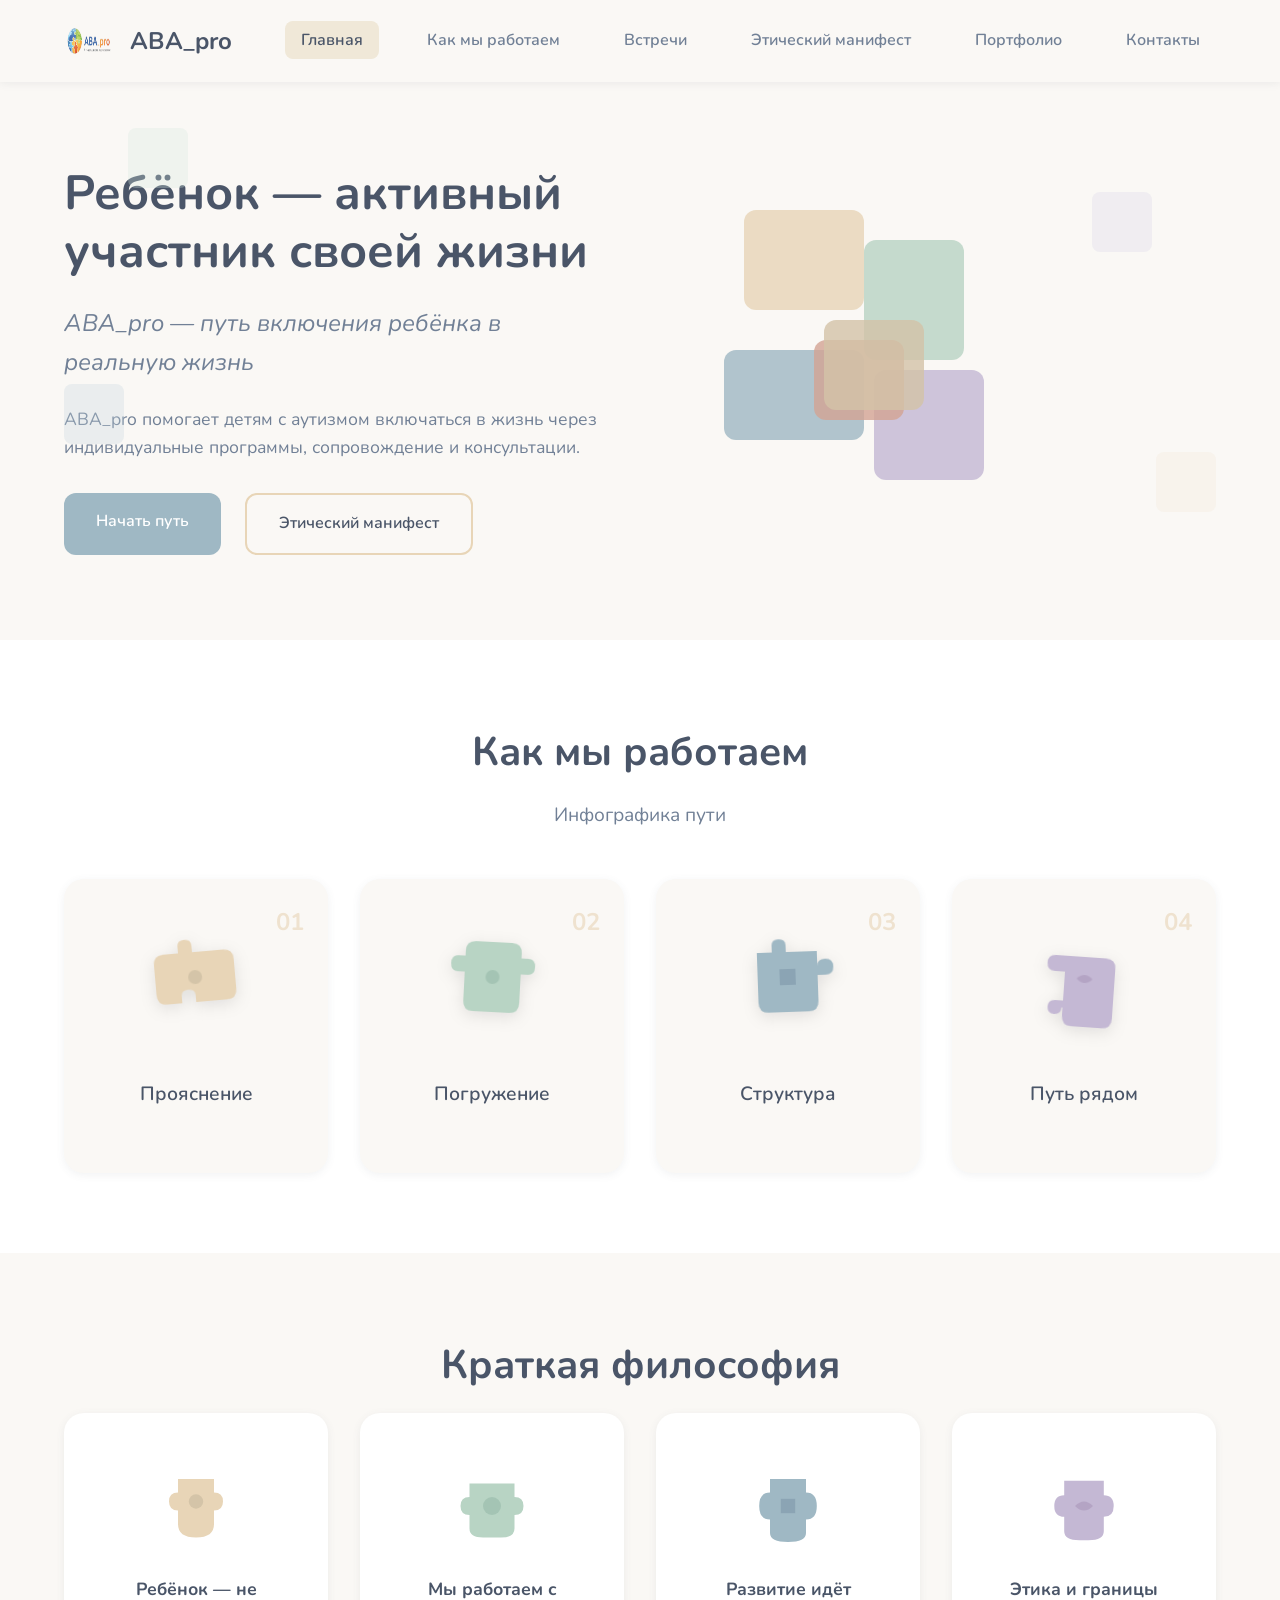
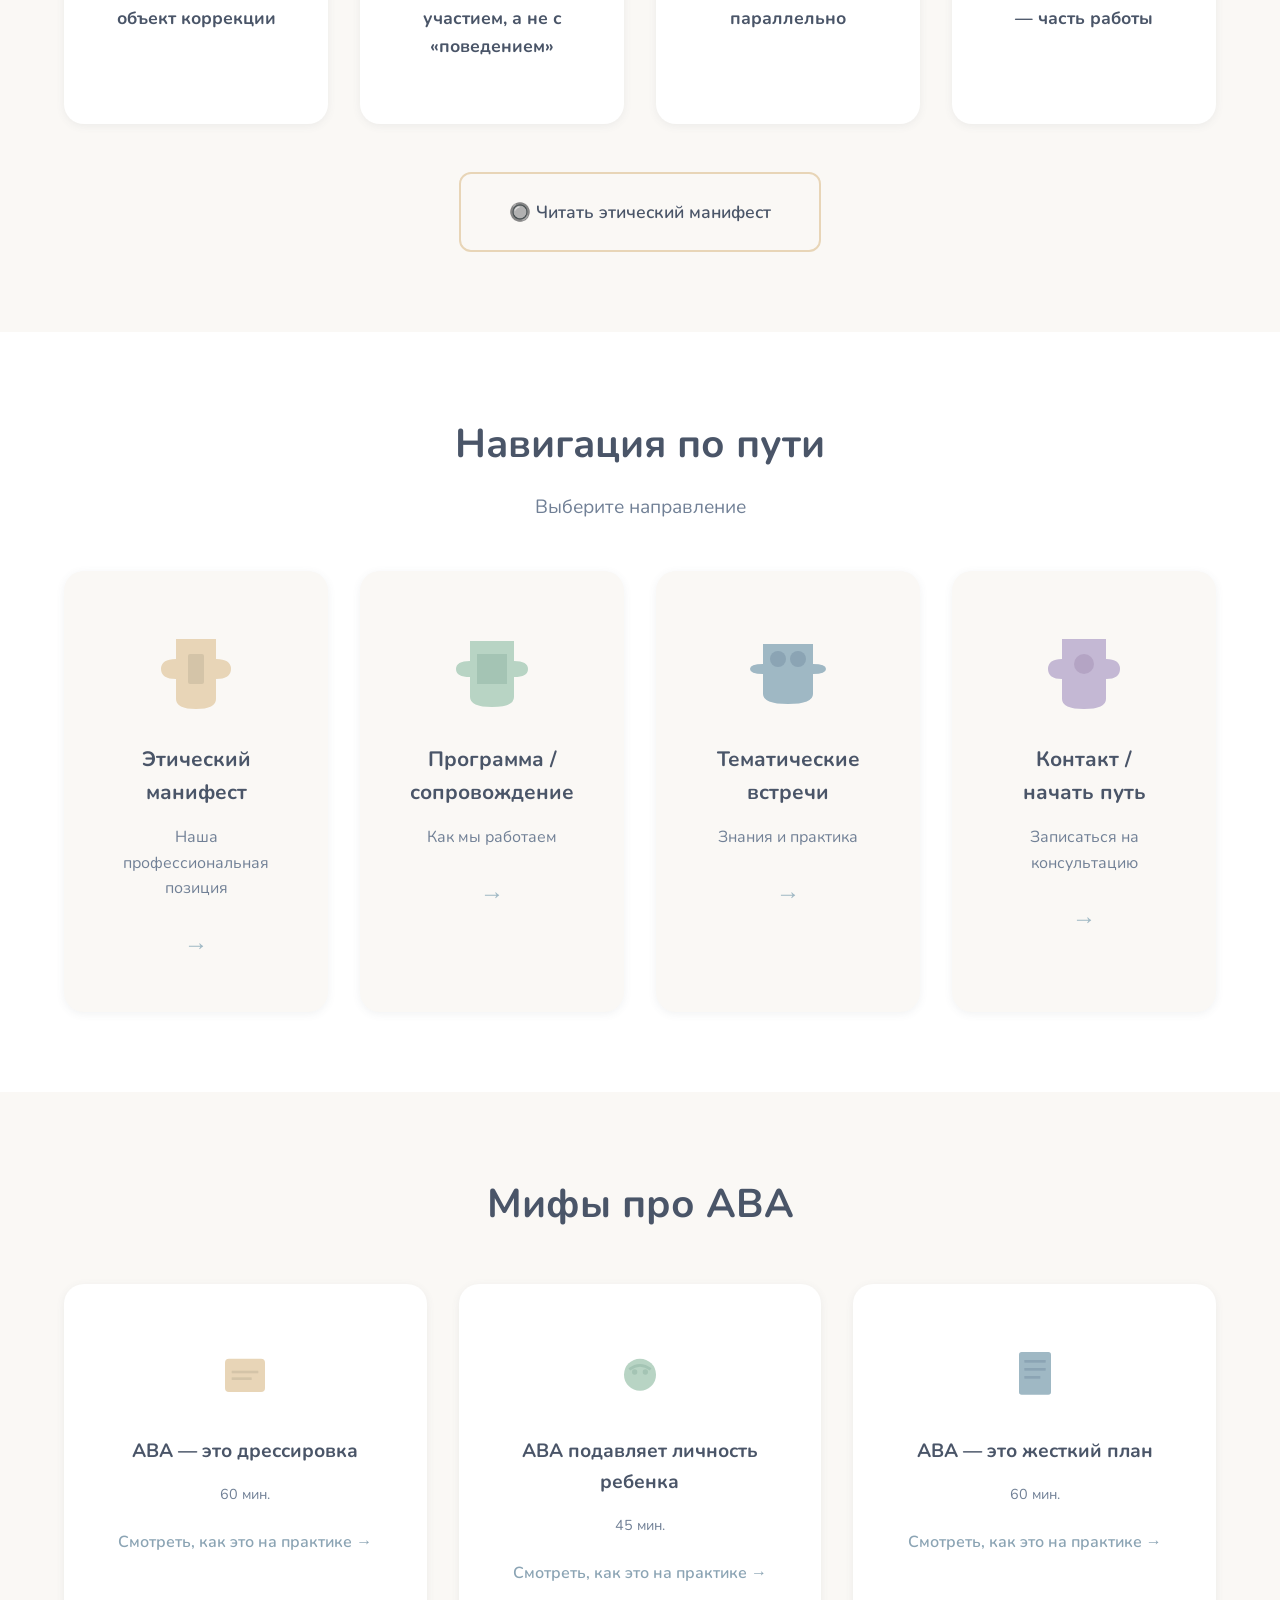
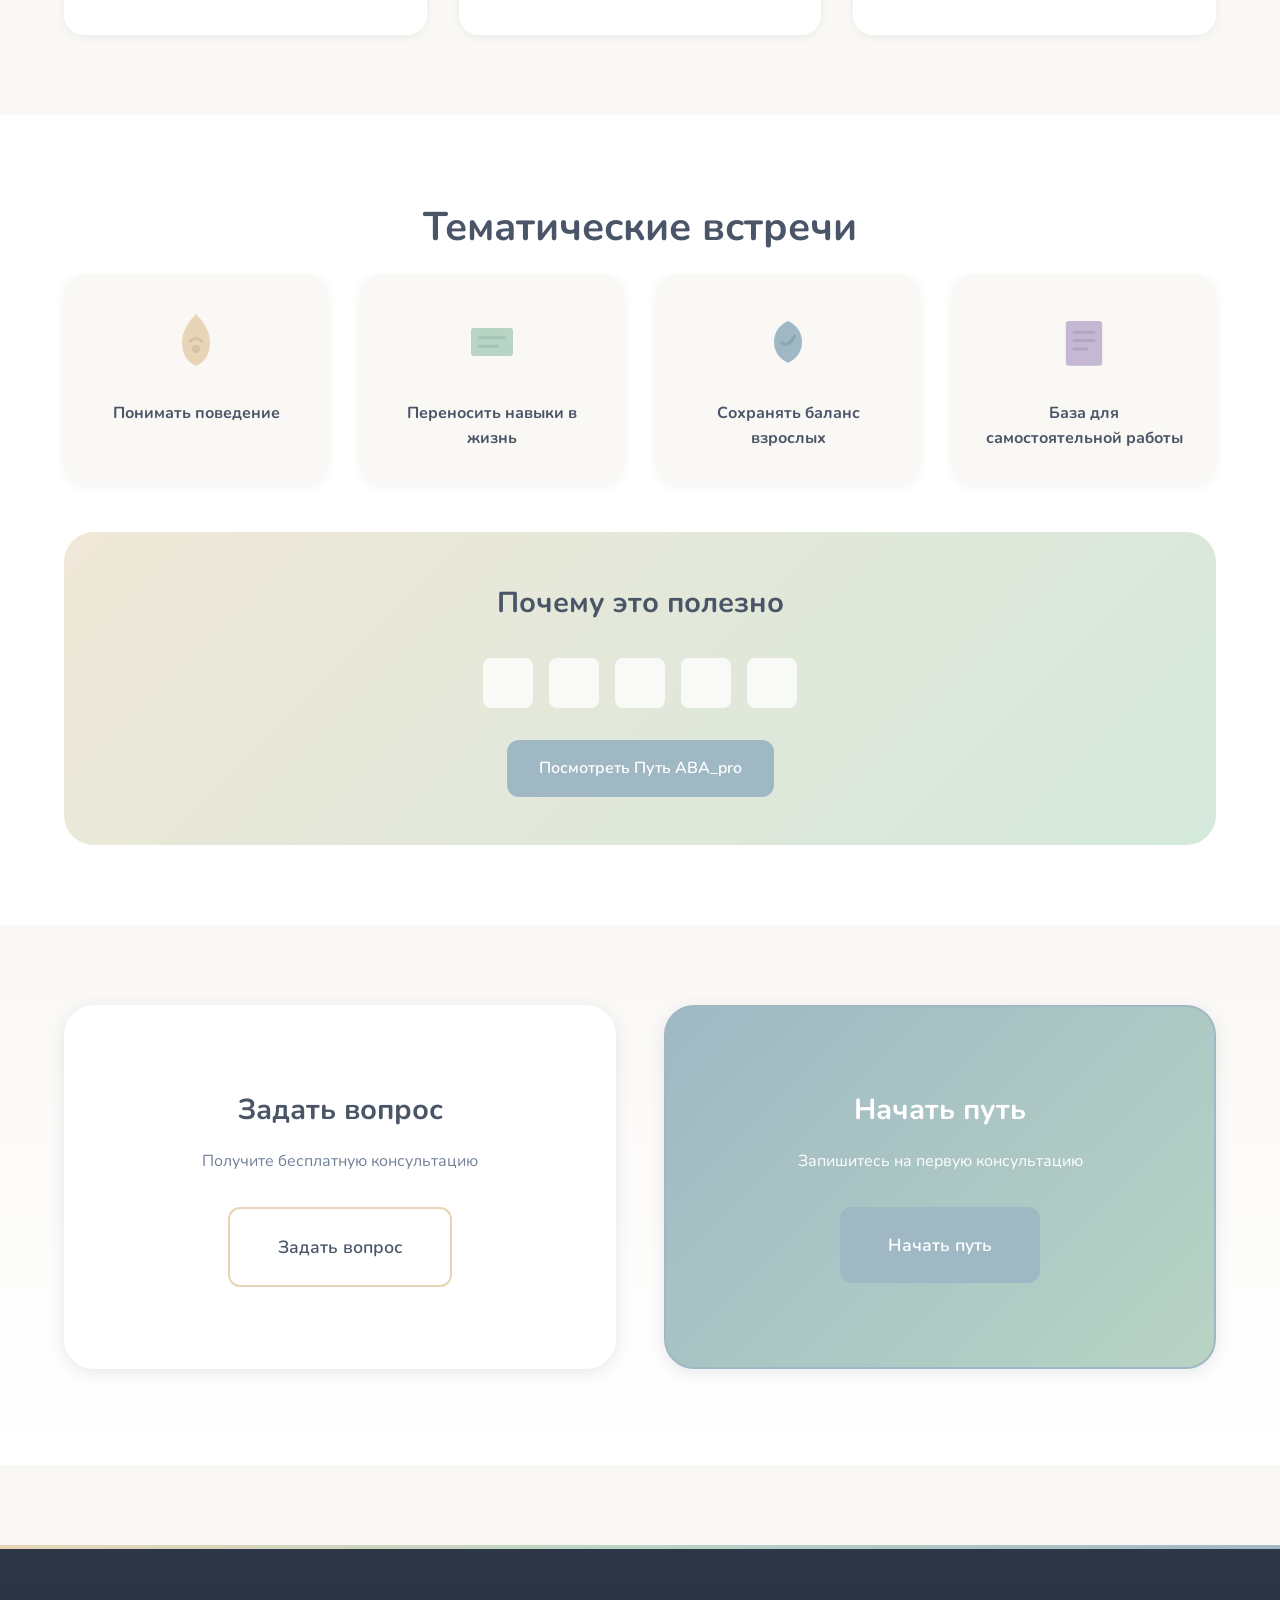
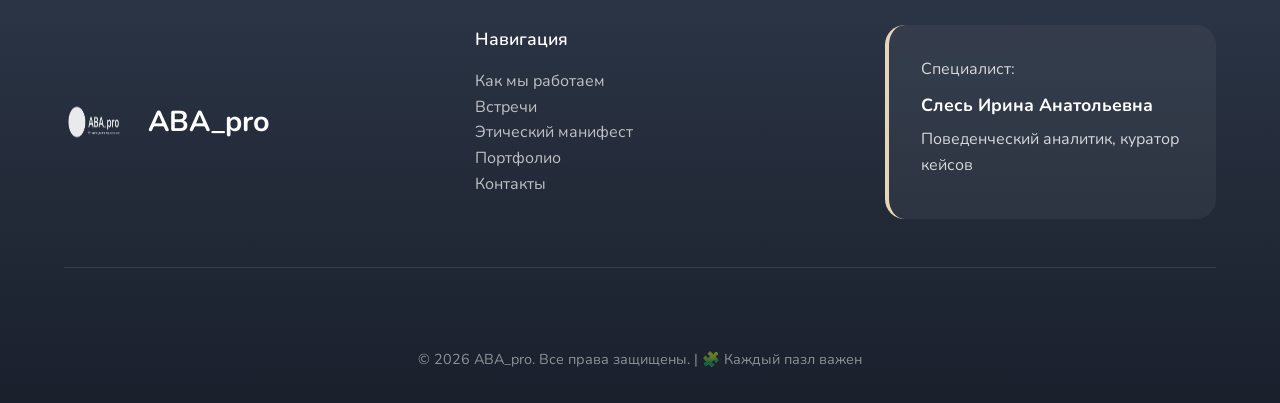
<file: index.html>
<!DOCTYPE html>
<html lang="ru">
<head>
    <meta charset="UTF-8">
    <meta name="viewport" content="width=device-width, initial-scale=1.0">
    <meta name="description" content="ABA_pro — путь включения ребёнка в реальную жизнь.">
    <title>ABA_pro — Путь включения ребёнка в реальный мир</title>
    <link rel="stylesheet" href="style.css">
    <link href="https://fonts.googleapis.com/css2?family=Nunito:wght@300;400;600;700&display=swap" rel="stylesheet">
</head>
<body>
    <nav class="navbar">
        <div class="container nav-container">
            <a href="index.html" class="logo">
                <img src="images/Эмблема 2,0-Picsart-BackgroundRemover.png" alt="ABA_pro" class="logo-img">
                <span class="logo-text">ABA_pro</span>
            </a>
            <ul class="nav-menu">
                <li><a href="index.html" class="nav-link active">Главная</a></li>
                <li><a href="program.html" class="nav-link">Как мы работаем</a></li>
                <li><a href="meetings.html" class="nav-link">Встречи</a></li>
                <li><a href="ethics.html" class="nav-link">Этический манифест</a></li>
                <li><a href="portfolio.html" class="nav-link">Портфолио</a></li>
                <li><a href="contacts.html" class="nav-link">Контакты</a></li>
            </ul>
            <div class="hamburger"><span></span><span></span><span></span></div>
        </div>
    </nav>

    <header class="hero">
        <div class="container hero-container">
            <div class="hero-content">
                <h1 class="hero-title">Ребёнок — активный участник своей жизни</h1>
                <p class="hero-subtitle">ABA_pro — путь включения ребёнка в реальную жизнь</p>
                <p class="hero-description">ABA_pro помогает детям с аутизмом включаться в жизнь через индивидуальные программы, сопровождение и консультации.</p>
                <div class="hero-buttons">
                    <a href="program.html" class="btn btn-primary">Начать путь</a>
                    <a href="ethics.html" class="btn btn-secondary">Этический манифест</a>
                </div>
            </div>
            <div class="hero-visual">
                <div class="globe-container">
                    <div class="globe">
                        <div class="puzzle-piece piece-1"></div>
                        <div class="puzzle-piece piece-2"></div>
                        <div class="puzzle-piece piece-3"></div>
                        <div class="puzzle-piece piece-4"></div>
                        <div class="puzzle-piece piece-5"></div>
                        <div class="puzzle-piece piece-6"></div>
                    </div>
                </div>
            </div>
        </div>
        <div class="floating-puzzles">
            <div class="fp fp-1"></div><div class="fp fp-2"></div><div class="fp fp-3"></div><div class="fp fp-4"></div>
        </div>
    </header>

    <section class="path-section">
        <div class="container">
            <h2 class="section-title">Как мы работаем</h2>
            <p class="section-subtitle">Инфографика пути</p>
           <div class="path-steps">
    <!-- Step 1 - Прояснение (выступ сверху, выемка снизу) -->
    <a href="clarification.html" class="step-card clickable">
        <div class="step-icon step-1">
            <svg viewBox="0 0 120 120" class="puzzle-svg">
                <path d="M 30,25 L 45,25 L 45,18 Q 45,12 52,12 Q 59,12 59,18 L 59,25 L 90,25 Q 100,25 100,35 L 100,65 Q 100,75 90,75 L 59,75 L 59,68 Q 59,62 52,62 Q 45,62 45,68 L 45,75 L 30,75 Q 20,75 20,65 L 20,35 Q 20,25 30,25 Z" fill="#E8D5B7"/>
                <circle cx="60" cy="50" r="7" fill="#D4C4A8"/>
            </svg>
        </div>
        <h3>Прояснение</h3>
        <span class="step-number">01</span>
    </a>

    <!-- Step 2 - Погружение (выемка слева, выступ справа) -->
    <a href="immersion.html" class="step-card clickable">
        <div class="step-icon step-2">
            <svg viewBox="0 0 120 120" class="puzzle-svg">
                <path d="M 25,30 Q 18,30 18,38 Q 18,46 25,46 L 32,46 L 32,75 Q 32,85 42,85 L 78,85 Q 88,85 88,75 L 88,46 L 95,46 Q 102,46 102,38 Q 102,30 95,30 L 88,30 L 88,25 Q 88,15 78,15 L 42,15 Q 32,15 32,25 L 32,30 Z" fill="#B8D4C4"/>
                <circle cx="60" cy="50" r="7" fill="#A4C4B4"/>
            </svg>
        </div>
        <h3>Погружение</h3>
        <span class="step-number">02</span>
    </a>

    <!-- Step 3 - Структура (выступы сверху и справа) -->
    <a href="structure.html" class="step-card clickable">
        <div class="step-icon step-3">
            <svg viewBox="0 0 120 120" class="puzzle-svg">
                <path d="M 30,25 L 45,25 L 45,18 Q 45,12 52,12 Q 59,12 59,18 L 59,25 L 90,25 L 90,40 Q 90,33 98,33 Q 106,33 106,41 Q 106,49 98,49 L 90,49 L 90,75 Q 90,85 80,85 L 40,85 Q 30,85 30,75 Z" fill="#9FB8C4"/>
                <rect x="52" y="42" width="16" height="16" fill="#8BA4B4"/>
            </svg>
        </div>
        <h3>Структура</h3>
        <span class="step-number">03</span>
    </a>

    <!-- Step 4 - Путь рядом (выемки слева и снизу) -->
    <a href="support.html" class="step-card clickable">
        <div class="step-icon step-4">
            <svg viewBox="0 0 120 120" class="puzzle-svg">
                <path d="M 30,30 Q 22,30 22,38 Q 22,46 30,46 L 40,46 L 40,75 L 32,75 Q 25,75 25,82 Q 25,89 32,89 Q 39,89 39,82 L 40,82 L 40,90 Q 40,100 50,100 L 80,100 Q 90,100 90,90 L 90,40 Q 90,30 80,30 Z" fill="#C4B8D4"/>
                <path d="M 52,52 Q 60,44 68,52 Q 60,60 52,52" fill="#B4A4C4"/>
            </svg>
        </div>
        <h3>Путь рядом</h3>
        <span class="step-number">04</span>
    </a>
</div>
    </section>

    <section class="philosophy-brief">
        <div class="container">
            <h2 class="section-title">Краткая философия</h2>
            <div class="philosophy-grid">
                <div class="philosophy-item">
                    <div class="philosophy-icon"><svg viewBox="0 0 100 100" class="puzzle-icon-svg"><path d="M 30,20 L 70,20 L 70,35 Q 80,35 80,45 Q 80,55 70,55 L 70,70 Q 70,85 50,85 Q 30,85 30,70 L 30,55 Q 20,55 20,45 Q 20,35 30,35 Z" fill="#E8D5B7"/><circle cx="50" cy="45" r="8" fill="#D4C4A8"/></svg></div>
                    <h3>Ребёнок — не объект коррекции</h3>
                </div>
                <div class="philosophy-item">
                    <div class="philosophy-icon"><svg viewBox="0 0 100 100" class="puzzle-icon-svg"><path d="M 25,25 L 75,25 L 75,40 Q 85,40 85,50 Q 85,60 75,60 L 75,75 Q 75,85 60,85 L 40,85 Q 25,85 25,75 L 25,60 Q 15,60 15,50 Q 15,40 25,40 Z" fill="#B8D4C4"/><circle cx="50" cy="50" r="10" fill="#A4C4B4"/></svg></div>
                    <h3>Мы работаем с участием, а не с «поведением»</h3>
                </div>
                <div class="philosophy-item">
                    <div class="philosophy-icon"><svg viewBox="0 0 100 100" class="puzzle-icon-svg"><path d="M 30,20 L 70,20 L 70,35 Q 82,35 82,50 Q 82,65 70,65 L 70,80 Q 70,90 50,90 Q 30,90 30,80 L 30,65 Q 18,65 18,50 Q 18,35 30,35 Z" fill="#9FB8C4"/><rect x="42" y="42" width="16" height="16" fill="#8BA4B4"/></svg></div>
                    <h3>Развитие идёт параллельно</h3>
                </div>
                <div class="philosophy-item">
                    <div class="philosophy-icon"><svg viewBox="0 0 100 100" class="puzzle-icon-svg"><path d="M 28,22 L 72,22 L 72,38 Q 83,38 83,50 Q 83,62 72,62 L 72,78 Q 72,88 55,88 L 45,88 Q 28,88 28,78 L 28,62 Q 17,62 17,50 Q 17,38 28,38 Z" fill="#C4B8D4"/><path d="M 40,50 Q 50,40 60,50 Q 50,60 40,50" fill="#B4A4C4"/></svg></div>
                    <h3>Этика и границы — часть работы</h3>
                </div>
            </div>
            <div class="philosophy-cta"><a href="ethics.html" class="btn btn-secondary btn-large">🔘 Читать этический манифест</a></div>
        </div>
    </section>

    <section class="path-navigation">
        <div class="container">
            <h2 class="section-title">Навигация по пути</h2>
            <p class="section-subtitle">Выберите направление</p>
            <div class="nav-path-grid">
                <a href="ethics.html" class="nav-path-card"><div class="nav-path-icon"><svg viewBox="0 0 100 100"><path d="M 30,20 L 70,20 L 70,40 Q 85,40 85,50 Q 85,60 70,60 L 70,80 Q 70,90 50,90 Q 30,90 30,80 L 30,60 Q 15,60 15,50 Q 15,40 30,40 Z" fill="#E8D5B7"/><rect x="42" y="35" width="16" height="30" fill="#D4C4A8" rx="2"/></svg></div><h3>Этический манифест</h3><p>Наша профессиональная позиция</p><span class="nav-arrow">→</span></a>
                <a href="program.html" class="nav-path-card"><div class="nav-path-icon"><svg viewBox="0 0 100 100"><path d="M 28,22 L 72,22 L 72,42 Q 86,42 86,50 Q 86,58 72,58 L 72,78 Q 72,88 50,88 Q 28,88 28,78 L 28,58 Q 14,58 14,50 Q 14,42 28,42 Z" fill="#B8D4C4"/><path d="M 35,35 L 65,35 L 65,65 L 35,65 Z" fill="#A4C4B4"/></svg></div><h3>Программа / сопровождение</h3><p>Как мы работаем</p><span class="nav-arrow">→</span></a>
                <a href="meetings.html" class="nav-path-card"><div class="nav-path-icon"><svg viewBox="0 0 100 100"><path d="M 25,25 L 75,25 L 75,45 Q 88,45 88,50 Q 88,55 75,55 L 75,75 Q 75,85 50,85 Q 25,85 25,75 L 25,55 Q 12,55 12,50 Q 12,45 25,45 Z" fill="#9FB8C4"/><circle cx="40" cy="40" r="8" fill="#8BA4B4"/><circle cx="60" cy="40" r="8" fill="#8BA4B4"/></svg></div><h3>Тематические встречи</h3><p>Знания и практика</p><span class="nav-arrow">→</span></a>
                <a href="contacts.html" class="nav-path-card"><div class="nav-path-icon"><svg viewBox="0 0 100 100"><path d="M 28,20 L 72,20 L 72,40 Q 86,40 86,50 Q 86,60 72,60 L 72,80 Q 72,90 50,90 Q 28,90 28,80 L 28,60 Q 14,60 14,50 Q 14,40 28,40 Z" fill="#C4B8D4"/><circle cx="50" cy="45" r="10" fill="#B4A4C4"/></svg></div><h3>Контакт / начать путь</h3><p>Записаться на консультацию</p><span class="nav-arrow">→</span></a>
            </div>
        </div>
    </section>

    <section class="myths-section">
        <div class="container">
            <h2 class="section-title">Мифы про ABA</h2>
            <div class="myths-grid">
                <div class="myth-card"><div class="myth-icon"><svg viewBox="0 0 60 60"><rect x="15" y="20" width="30" height="25" fill="#E8D5B7" rx="3"/><line x1="20" y1="30" x2="40" y2="30" stroke="#D4C4A8" stroke-width="2"/><line x1="20" y1="35" x2="35" y2="35" stroke="#D4C4A8" stroke-width="2"/></svg></div><h3>ABA — это дрессировка</h3><p class="myth-time">60 мин.</p><a href="#" class="myth-link">Смотреть, как это на практике →</a></div>
                <div class="myth-card"><div class="myth-icon"><svg viewBox="0 0 60 60"><circle cx="30" cy="32" r="12" fill="#B8D4C4"/><path d="M 22,28 Q 30,22 38,28" stroke="#A4C4B4" stroke-width="2" fill="none"/><circle cx="26" cy="30" r="2" fill="#A4C4B4"/><circle cx="34" cy="30" r="2" fill="#A4C4B4"/></svg></div><h3>ABA подавляет личность ребенка</h3><p class="myth-time">45 мин.</p><a href="#" class="myth-link">Смотреть, как это на практике →</a></div>
                <div class="myth-card"><div class="myth-icon"><svg viewBox="0 0 60 60"><rect x="18" y="15" width="24" height="32" fill="#9FB8C4" rx="2"/><line x1="22" y1="22" x2="38" y2="22" stroke="#8BA4B4" stroke-width="2"/><line x1="22" y1="28" x2="38" y2="28" stroke="#8BA4B4" stroke-width="2"/><line x1="22" y1="34" x2="34" y2="34" stroke="#8BA4B4" stroke-width="2"/></svg></div><h3>ABA — это жесткий план</h3><p class="myth-time">60 мин.</p><a href="#" class="myth-link">Смотреть, как это на практике →</a></div>
            </div>
        </div>
    </section>

    <section class="thematic-section" id="thematic">
        <div class="container">
            <h2 class="section-title">Тематические встречи</h2>
            <div class="thematic-grid">
                <div class="thematic-card"><div class="thematic-icon"><svg viewBox="0 0 50 50"><path d="M 25,5 Q 35,15 35,25 Q 35,38 25,42 Q 15,38 15,25 Q 15,15 25,5" fill="#E8D5B7"/><path d="M 20,25 Q 25,20 30,25" stroke="#D4C4A8" stroke-width="2" fill="none"/><circle cx="25" cy="30" r="3" fill="#D4C4A8"/></svg></div><h4>Понимать поведение</h4></div>
                <div class="thematic-card"><div class="thematic-icon"><svg viewBox="0 0 50 50"><rect x="10" y="15" width="30" height="20" fill="#B8D4C4" rx="2"/><line x1="15" y1="22" x2="35" y2="22" stroke="#A4C4B4" stroke-width="2"/><line x1="15" y1="28" x2="30" y2="28" stroke="#A4C4B4" stroke-width="2"/></svg></div><h4>Переносить навыки в жизнь</h4></div>
                <div class="thematic-card"><div class="thematic-icon"><svg viewBox="0 0 50 50"><path d="M 25,10 Q 35,15 35,25 Q 35,35 25,40 Q 15,35 15,25 Q 15,15 25,10" fill="#9FB8C4"/><path d="M 20,25 Q 25,30 30,20" stroke="#8BA4B4" stroke-width="2" fill="none"/></svg></div><h4>Сохранять баланс взрослых</h4></div>
                <div class="thematic-card"><div class="thematic-icon"><svg viewBox="0 0 50 50"><rect x="12" y="10" width="26" height="32" fill="#C4B8D4" rx="2"/><line x1="17" y1="18" x2="33" y2="18" stroke="#B4A4C4" stroke-width="2"/><line x1="17" y1="24" x2="33" y2="24" stroke="#B4A4C4" stroke-width="2"/><line x1="17" y1="30" x2="28" y2="30" stroke="#B4A4C4" stroke-width="2"/></svg></div><h4>База для самостоятельной работы</h4></div>
            </div>
            <div class="why-useful">
                <h3>Почему это полезно</h3>
                <div class="useful-puzzles"><div class="up-piece"></div><div class="up-piece"></div><div class="up-piece"></div><div class="up-piece"></div><div class="up-piece"></div></div>
                <a href="contacts.html" class="btn btn-primary">Посмотреть Путь ABA_pro</a>
            </div>
        </div>
    </section>

    <section class="cta-section">
        <div class="container">
            <div class="cta-grid">
                <div class="cta-card"><h3>Задать вопрос</h3><p>Получите бесплатную консультацию</p><a href="contacts.html" class="btn btn-secondary btn-large">Задать вопрос</a></div>
                <div class="cta-card cta-main"><h3>Начать путь</h3><p>Запишитесь на первую консультацию</p><a href="contacts.html" class="btn btn-primary btn-large">Начать путь</a></div>
            </div>
        </div>
    </section>

    <footer class="footer">
        <div class="container">
            <div class="footer-content">
                <div class="footer-logo"><img src="images/Эмблема 2,0-Picsart-BackgroundRemover.png" alt="ABA_pro" class="logo-img"><span class="logo-text">ABA_pro</span></div>
                <div class="footer-links">
                    <h4>Навигация</h4>
                    <a href="program.html">Как мы работаем</a>
                    <a href="meetings.html">Встречи</a>
                    <a href="ethics.html">Этический манифест</a>
                    <a href="portfolio.html">Портфолио</a>
                    <a href="contacts.html">Контакты</a>
                </div>
                <div class="footer-specialist"><p>Специалист:</p><p><strong>Слесь Ирина Анатольевна</strong></p><p>Поведенческий аналитик, куратор кейсов</p></div>
            </div>
            <div class="footer-bottom"><p>&copy; 2026 ABA_pro. Все права защищены. | 🧩 Каждый пазл важен</p></div>
        </div>
    </footer>
    <script src="script.js"></script>
</body>
</html>
</file>
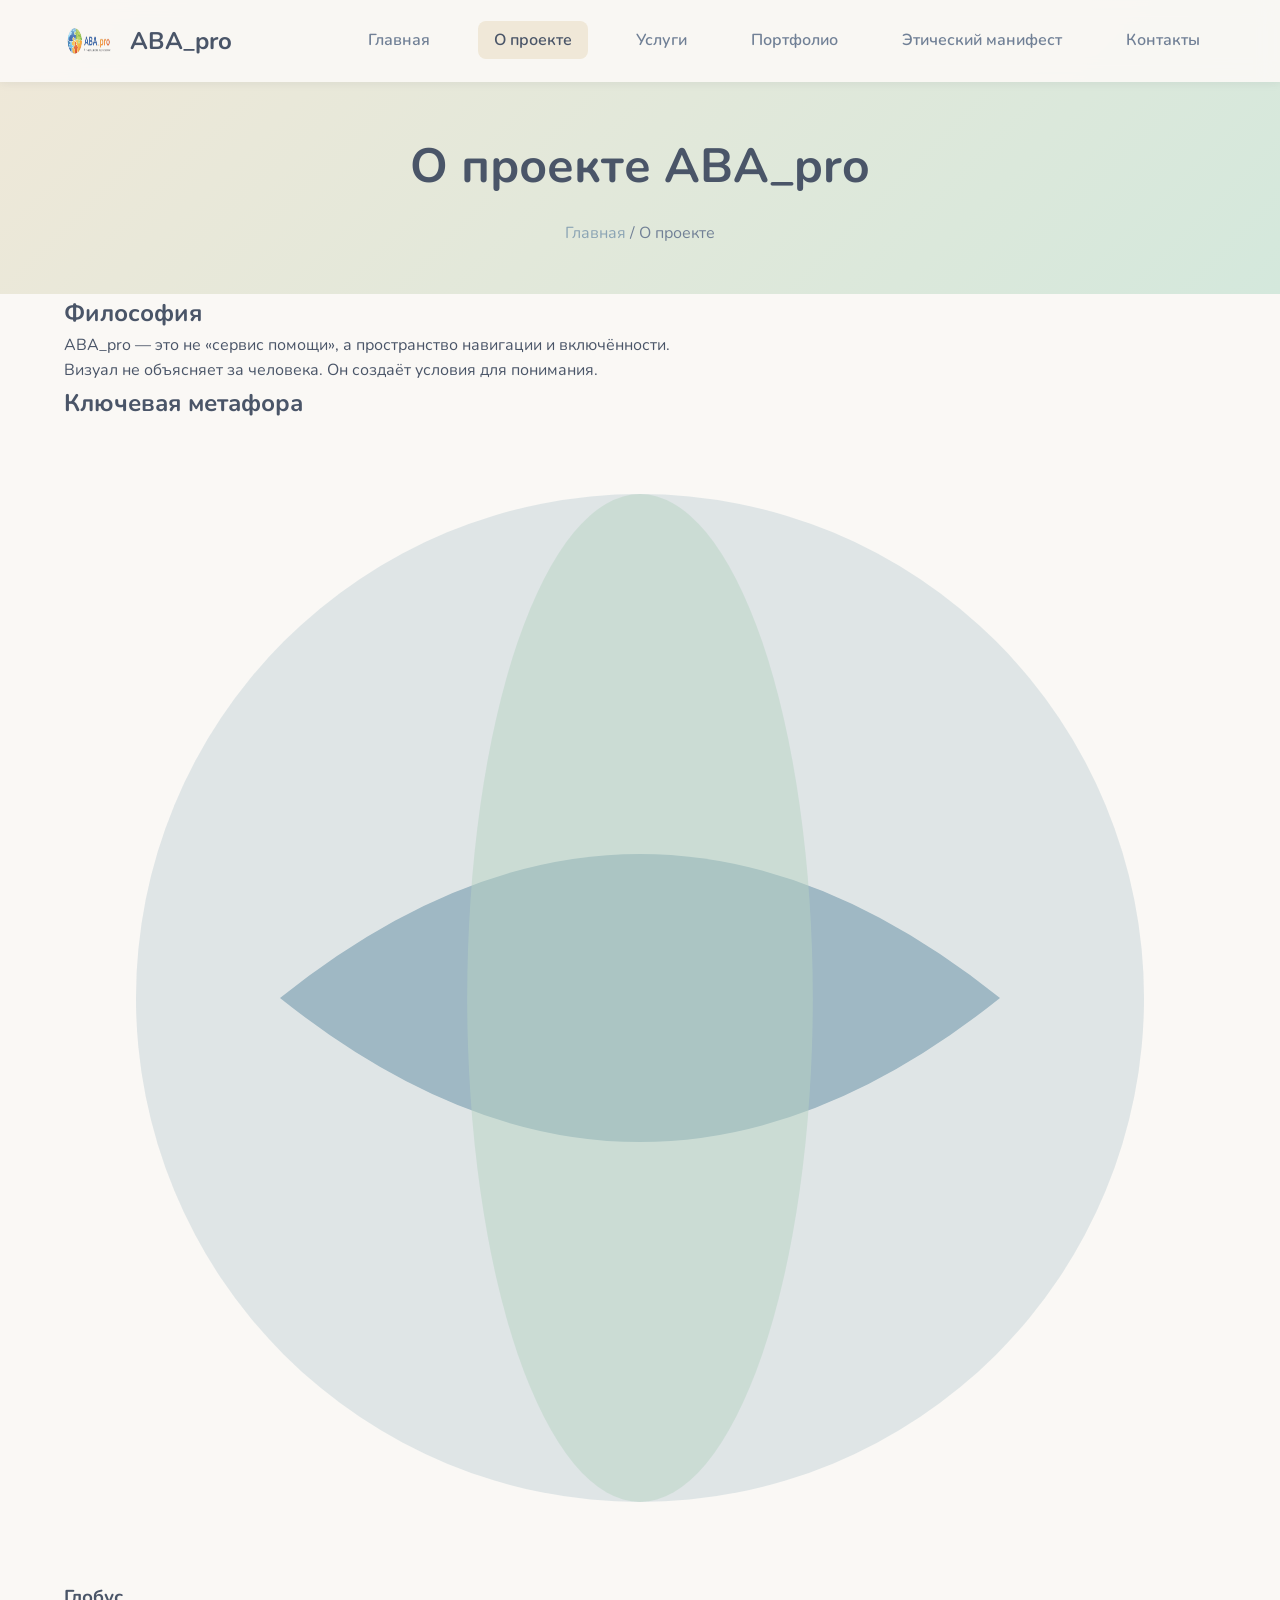
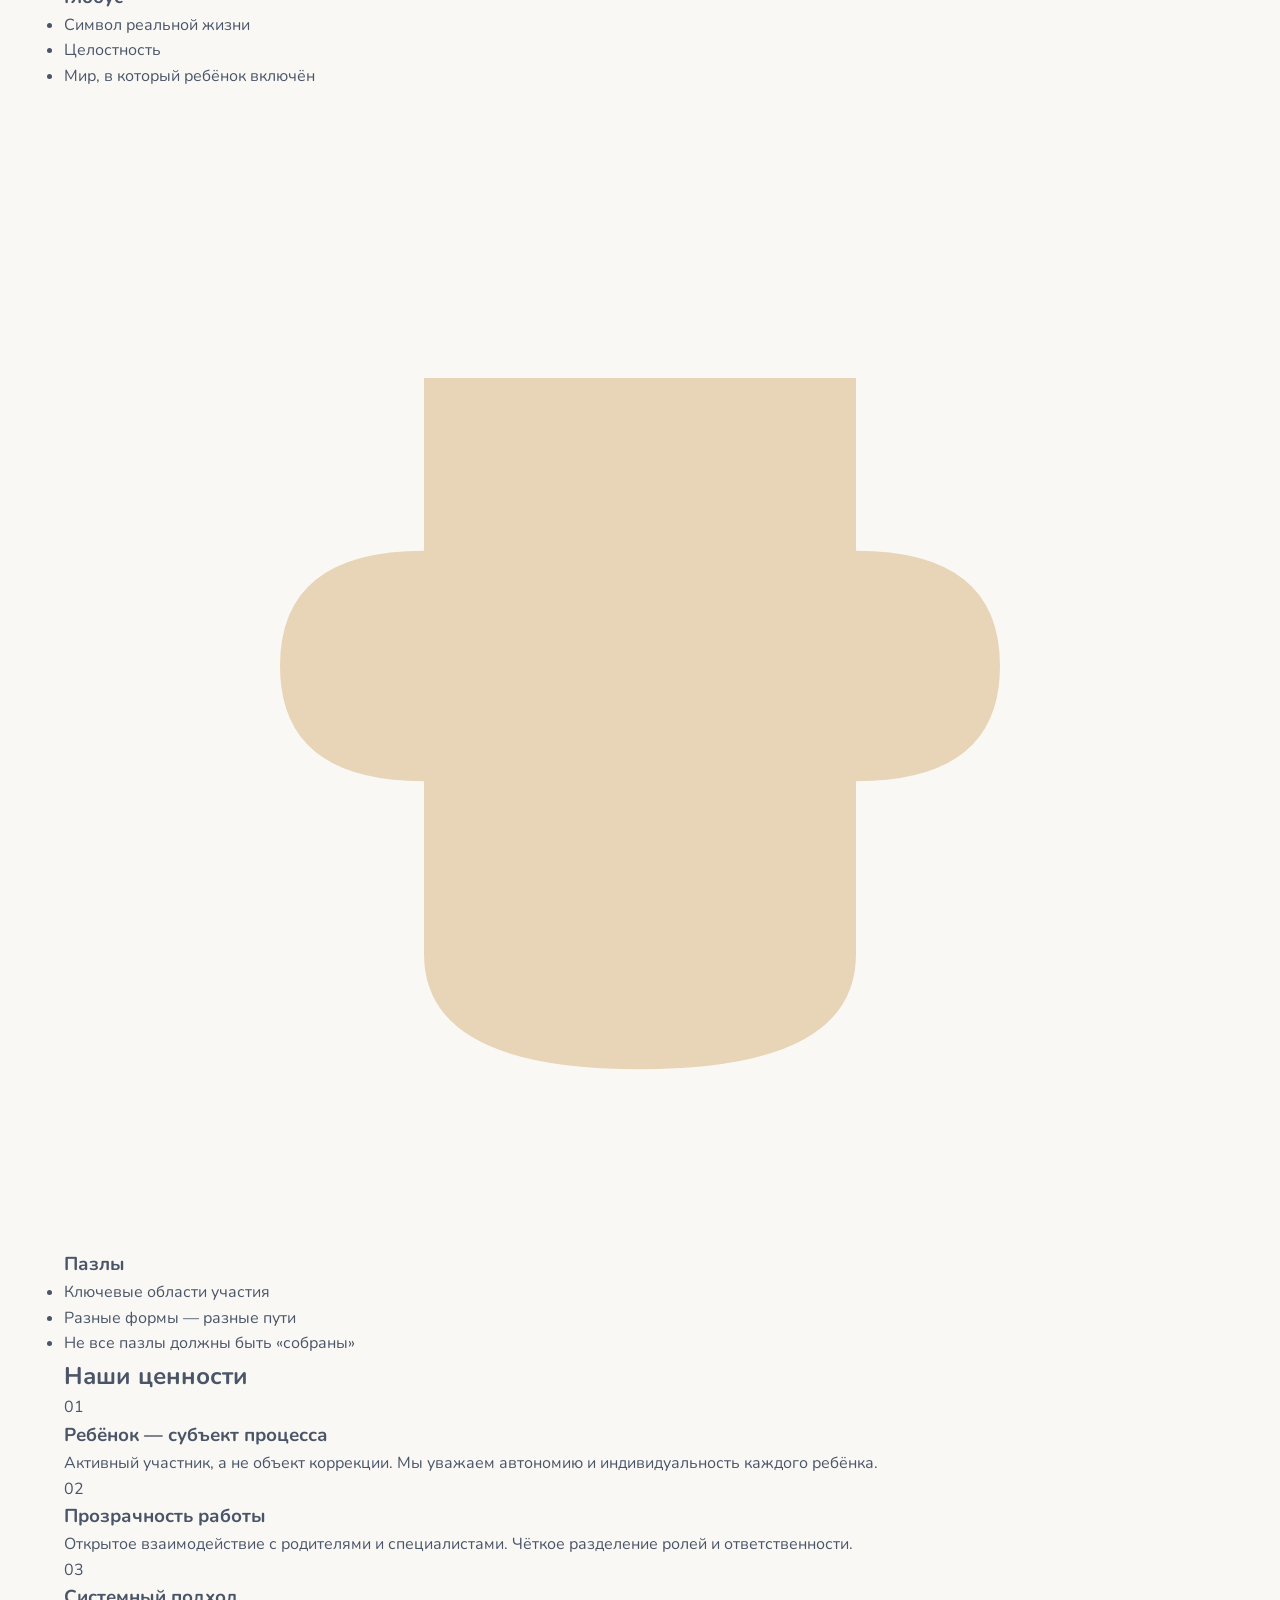
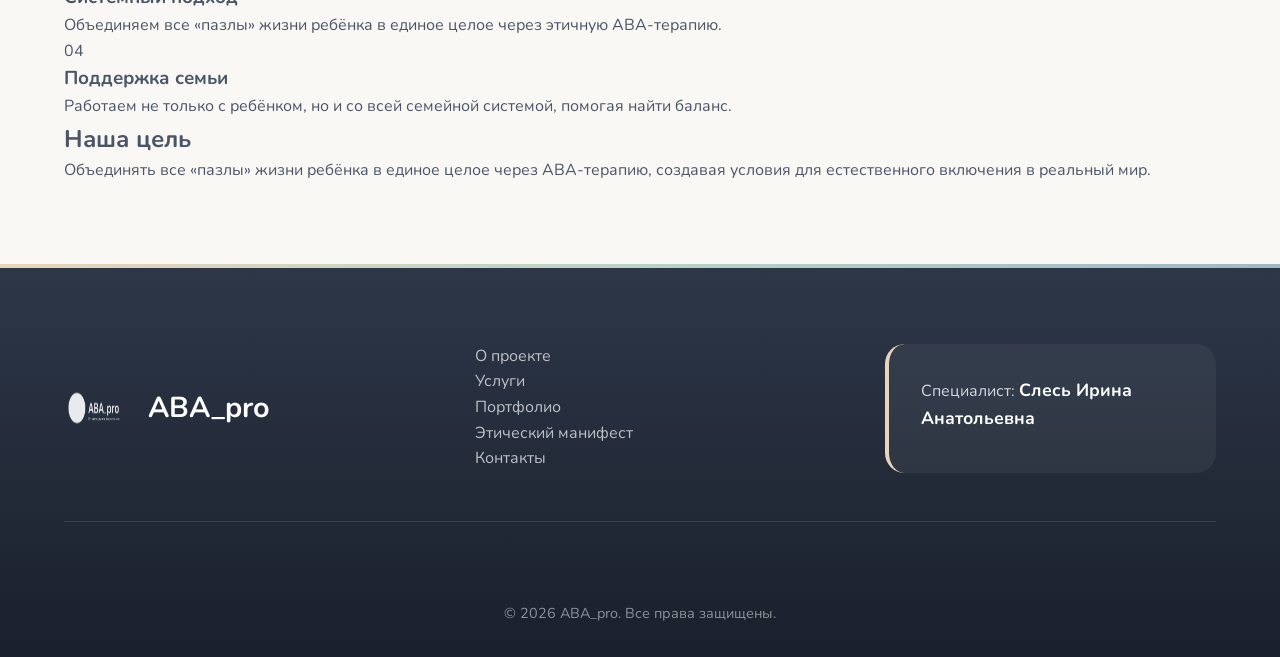
<file: about.html>
<!DOCTYPE html>
<html lang="ru">
<head>
    <meta charset="UTF-8">
    <meta name="viewport" content="width=device-width, initial-scale=1.0">
    <meta name="description" content="О проекте ABA_pro — философия, подход и ценности.">
    <title>О проекте — ABA_pro</title>
    <link rel="stylesheet" href="style.css">
    <link href="https://fonts.googleapis.com/css2?family=Nunito:wght@300;400;600;700&display=swap" rel="stylesheet">
</head>
<body>
    <nav class="navbar">
        <div class="container nav-container">
            <a href="index.html" class="logo">
                <img src="images/Эмблема 2,0-Picsart-BackgroundRemover.png" alt="ABA_pro" class="logo-img">
                <span class="logo-text">ABA_pro</span>
            </a>
            <ul class="nav-menu">
                <li><a href="index.html" class="nav-link">Главная</a></li>
                <li><a href="about.html" class="nav-link active">О проекте</a></li>
                <li><a href="services.html" class="nav-link">Услуги</a></li>
                <li><a href="portfolio.html" class="nav-link">Портфолио</a></li>
                <li><a href="ethics.html" class="nav-link">Этический манифест</a></li>
                <li><a href="contacts.html" class="nav-link">Контакты</a></li>
            </ul>
            <div class="hamburger">
                <span></span>
                <span></span>
                <span></span>
            </div>
        </div>
    </nav>

    <section class="page-header">
        <div class="container">
            <h1>О проекте ABA_pro</h1>
            <p class="breadcrumb"><a href="index.html">Главная</a> / О проекте</p>
        </div>
    </section>

    <section class="about-philosophy">
        <div class="container">
            <div class="philosophy-content">
                <div class="philosophy-text">
                    <h2>Философия</h2>
                    <p class="lead">ABA_pro — это не «сервис помощи», а пространство навигации и включённости.</p>
                    <blockquote>
                        Визуал не объясняет за человека. Он создаёт условия для понимания.
                    </blockquote>
                </div>
                <div class="philosophy-visual">
                    <div class="globe-small">
                        <div class="puzzle-piece ps-1"></div>
                        <div class="puzzle-piece ps-2"></div>
                        <div class="puzzle-piece ps-3"></div>
                        <div class="puzzle-piece ps-4"></div>
                    </div>
                </div>
            </div>
        </div>
    </section>

    <section class="about-concept">
        <div class="container">
            <h2>Ключевая метафора</h2>
            <div class="concept-grid">
                <div class="concept-card">
                    <div class="concept-icon globe-icon">
                        <svg viewBox="0 0 80 80">
                            <circle cx="40" cy="40" r="35" fill="#9FB8C4" opacity="0.3"/>
                            <path d="M 15,40 Q 40,20 65,40 Q 40,60 15,40" fill="#9FB8C4"/>
                            <ellipse cx="40" cy="40" rx="12" ry="35" fill="#B8D4C4" opacity="0.5"/>
                        </svg>
                    </div>
                    <h3>Глобус</h3>
                    <ul>
                        <li>Символ реальной жизни</li>
                        <li>Целостность</li>
                        <li>Мир, в который ребёнок включён</li>
                    </ul>
                </div>

                <div class="concept-card">
                    <div class="concept-icon puzzle-icon">
                        <svg viewBox="0 0 80 80">
                            <path d="M 25,20 L 55,20 L 55,32 Q 65,32 65,40 Q 65,48 55,48 L 55,60 Q 55,68 40,68 Q 25,68 25,60 L 25,48 Q 15,48 15,40 Q 15,32 25,32 Z" fill="#E8D5B7"/>
                        </svg>
                    </div>
                    <h3>Пазлы</h3>
                    <ul>
                        <li>Ключевые области участия</li>
                        <li>Разные формы — разные пути</li>
                        <li>Не все пазлы должны быть «собраны»</li>
                    </ul>
                </div>
            </div>
        </div>
    </section>

    <section class="about-values">
        <div class="container">
            <h2>Наши ценности</h2>
            <div class="values-grid">
                <div class="value-card">
                    <div class="value-number">01</div>
                    <h3>Ребёнок — субъект процесса</h3>
                    <p>Активный участник, а не объект коррекции. Мы уважаем автономию и индивидуальность каждого ребёнка.</p>
                </div>

                <div class="value-card">
                    <div class="value-number">02</div>
                    <h3>Прозрачность работы</h3>
                    <p>Открытое взаимодействие с родителями и специалистами. Чёткое разделение ролей и ответственности.</p>
                </div>

                <div class="value-card">
                    <div class="value-number">03</div>
                    <h3>Системный подход</h3>
                    <p>Объединяем все «пазлы» жизни ребёнка в единое целое через этичную ABA-терапию.</p>
                </div>

                <div class="value-card">
                    <div class="value-number">04</div>
                    <h3>Поддержка семьи</h3>
                    <p>Работаем не только с ребёнком, но и со всей семейной системой, помогая найти баланс.</p>
                </div>
            </div>
        </div>
    </section>

    <section class="about-goal">
        <div class="container">
            <div class="goal-content">
                <h2>Наша цель</h2>
                <p class="goal-text">
                    Объединять все «пазлы» жизни ребёнка в единое целое через АBA-терапию, 
                    создавая условия для естественного включения в реальный мир.
                </p>
                <div class="goal-visual">
                    <div class="assembled-puzzle">
                        <div class="ap-piece ap-1"></div>
                        <div class="ap-piece ap-2"></div>
                        <div class="ap-piece ap-3"></div>
                        <div class="ap-piece ap-4"></div>
                    </div>
                </div>
            </div>
        </div>
    </section>

    <footer class="footer">
        <div class="container">
            <div class="footer-content">
                <div class="footer-logo">
                    <img src="images/Эмблема 2,0-Picsart-BackgroundRemover.png" alt="ABA_pro" class="logo-img">
                    <span class="logo-text">ABA_pro</span>
                </div>
                <div class="footer-links">
                    <a href="about.html">О проекте</a>
                    <a href="services.html">Услуги</a>
                    <a href="portfolio.html">Портфолио</a>
                    <a href="ethics.html">Этический манифест</a>
                    <a href="contacts.html">Контакты</a>
                </div>
                <div class="footer-specialist">
                    <p>Специалист: <strong>Слесь Ирина Анатольевна</strong></p>
                </div>
            </div>
            <div class="footer-bottom">
                <p>&copy; 2026 ABA_pro. Все права защищены.</p>
            </div>
        </div>
    </footer>

    <script src="script.js"></script>
</body>
</html>
</file>
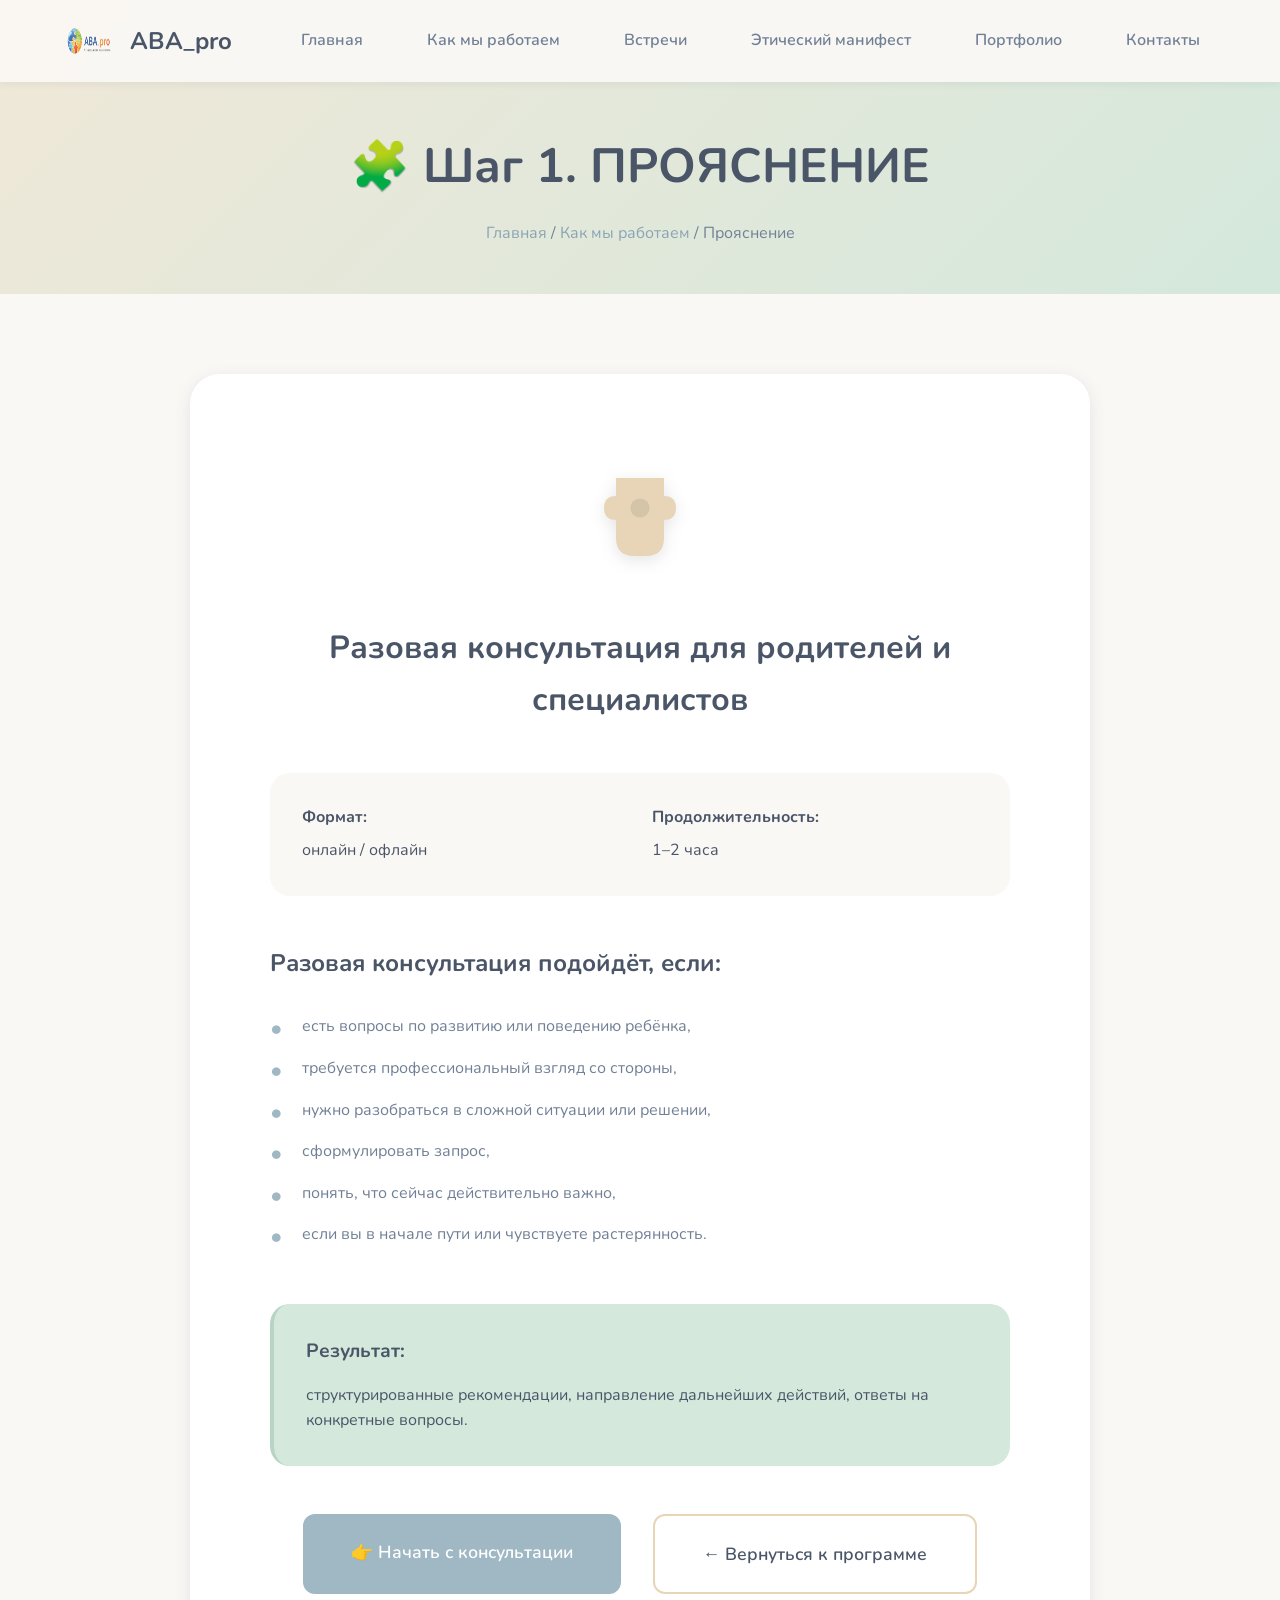
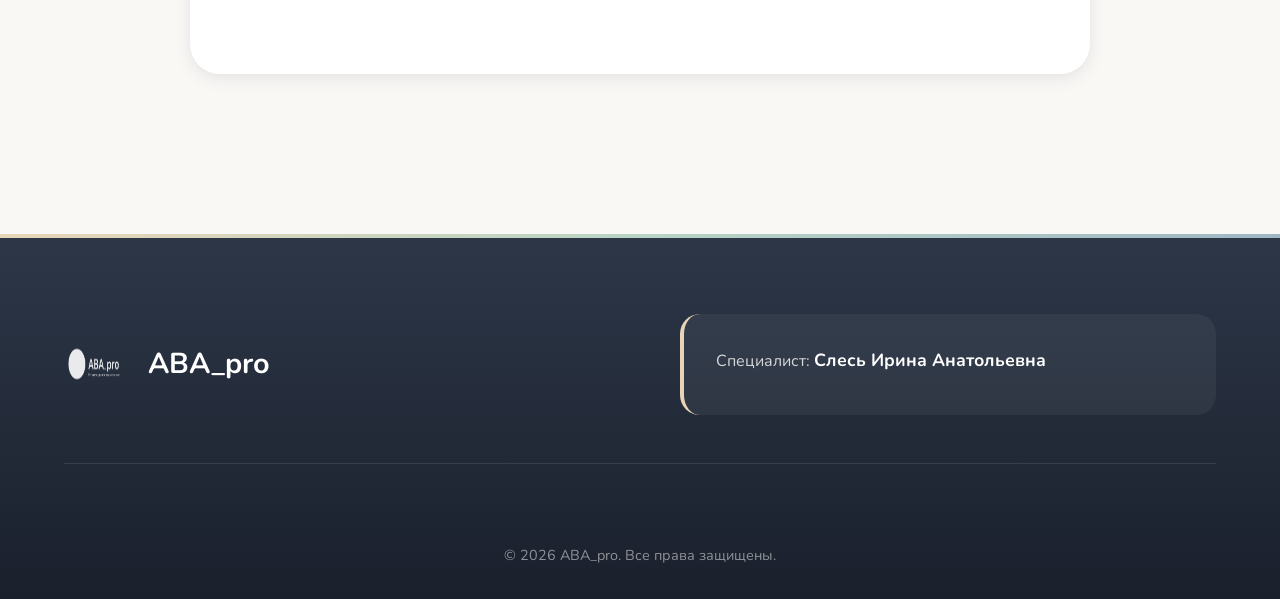
<file: clarification.html>
<!DOCTYPE html>
<html lang="ru">
<head>
    <meta charset="UTF-8">
    <meta name="viewport" content="width=device-width, initial-scale=1.0">
    <title>Прояснение — Разовая консультация | ABA_pro</title>
    <link rel="stylesheet" href="style.css">
    <link href="https://fonts.googleapis.com/css2?family=Nunito:wght@300;400;600;700&display=swap" rel="stylesheet">
</head>
<body>
    <nav class="navbar">
        <div class="container nav-container">
            <a href="index.html" class="logo">
                <img src="images/Эмблема 2,0-Picsart-BackgroundRemover.png" alt="ABA_pro" class="logo-img">
                <span class="logo-text">ABA_pro</span>
            </a>
            <ul class="nav-menu">
                <li><a href="index.html" class="nav-link">Главная</a></li>
                <li><a href="program.html" class="nav-link">Как мы работаем</a></li>
                <li><a href="meetings.html" class="nav-link">Встречи</a></li>
                <li><a href="ethics.html" class="nav-link">Этический манифест</a></li>
                <li><a href="portfolio.html" class="nav-link">Портфолио</a></li>
                <li><a href="contacts.html" class="nav-link">Контакты</a></li>
            </ul>
            <div class="hamburger"><span></span><span></span><span></span></div>
        </div>
    </nav>

    <section class="page-header">
        <div class="container">
            <h1>🧩 Шаг 1. ПРОЯСНЕНИЕ</h1>
            <p class="breadcrumb"><a href="index.html">Главная</a> / <a href="program.html">Как мы работаем</a> / Прояснение</p>
        </div>
    </section>

    <section class="step-detail-page">
        <div class="container">
            <div class="step-detail-content">
                <div class="step-icon-large">
                    <svg viewBox="0 0 100 100" class="puzzle-svg">
                        <path d="M 30,20 L 70,20 L 70,35 Q 80,35 80,45 Q 80,55 70,55 L 70,70 Q 70,85 55,85 L 45,85 Q 30,85 30,70 L 30,55 Q 20,55 20,45 Q 20,35 30,35 Z" fill="#E8D5B7"/>
                        <circle cx="50" cy="45" r="8" fill="#D4C4A8"/>
                    </svg>
                </div>

                <h2>Разовая консультация для родителей и специалистов</h2>
                
                <div class="step-info-block">
                    <div class="info-item">
                        <strong>Формат:</strong> онлайн / офлайн
                    </div>
                    <div class="info-item">
                        <strong>Продолжительность:</strong> 1–2 часа
                    </div>
                </div>

                <div class="step-description">
                    <h3>Разовая консультация подойдёт, если:</h3>
                    <ul class="detail-list">
                        <li>есть вопросы по развитию или поведению ребёнка,</li>
                        <li>требуется профессиональный взгляд со стороны,</li>
                        <li>нужно разобраться в сложной ситуации или решении,</li>
                        <li>сформулировать запрос,</li>
                        <li>понять, что сейчас действительно важно,</li>
                        <li>если вы в начале пути или чувствуете растерянность.</li>
                    </ul>

                    <div class="result-block">
                        <h4>Результат:</h4>
                        <p>структурированные рекомендации, направление дальнейших действий, ответы на конкретные вопросы.</p>
                    </div>
                </div>

                <div class="step-cta">
                    <a href="contacts.html" class="btn btn-primary btn-large">👉 Начать с консультации</a>
                    <a href="program.html" class="btn btn-secondary btn-large">← Вернуться к программе</a>
                </div>
            </div>
        </div>
    </section>

    <footer class="footer">
        <div class="container">
            <div class="footer-content">
                <div class="footer-logo"><img src="images/Эмблема 2,0-Picsart-BackgroundRemover.png" alt="ABA_pro" class="logo-img"><span class="logo-text">ABA_pro</span></div>
                <div class="footer-specialist"><p>Специалист: <strong>Слесь Ирина Анатольевна</strong></p></div>
            </div>
            <div class="footer-bottom"><p>&copy; 2026 ABA_pro. Все права защищены.</p></div>
        </div>
    </footer>
    <script src="script.js"></script>
</body>
</html>
</file>
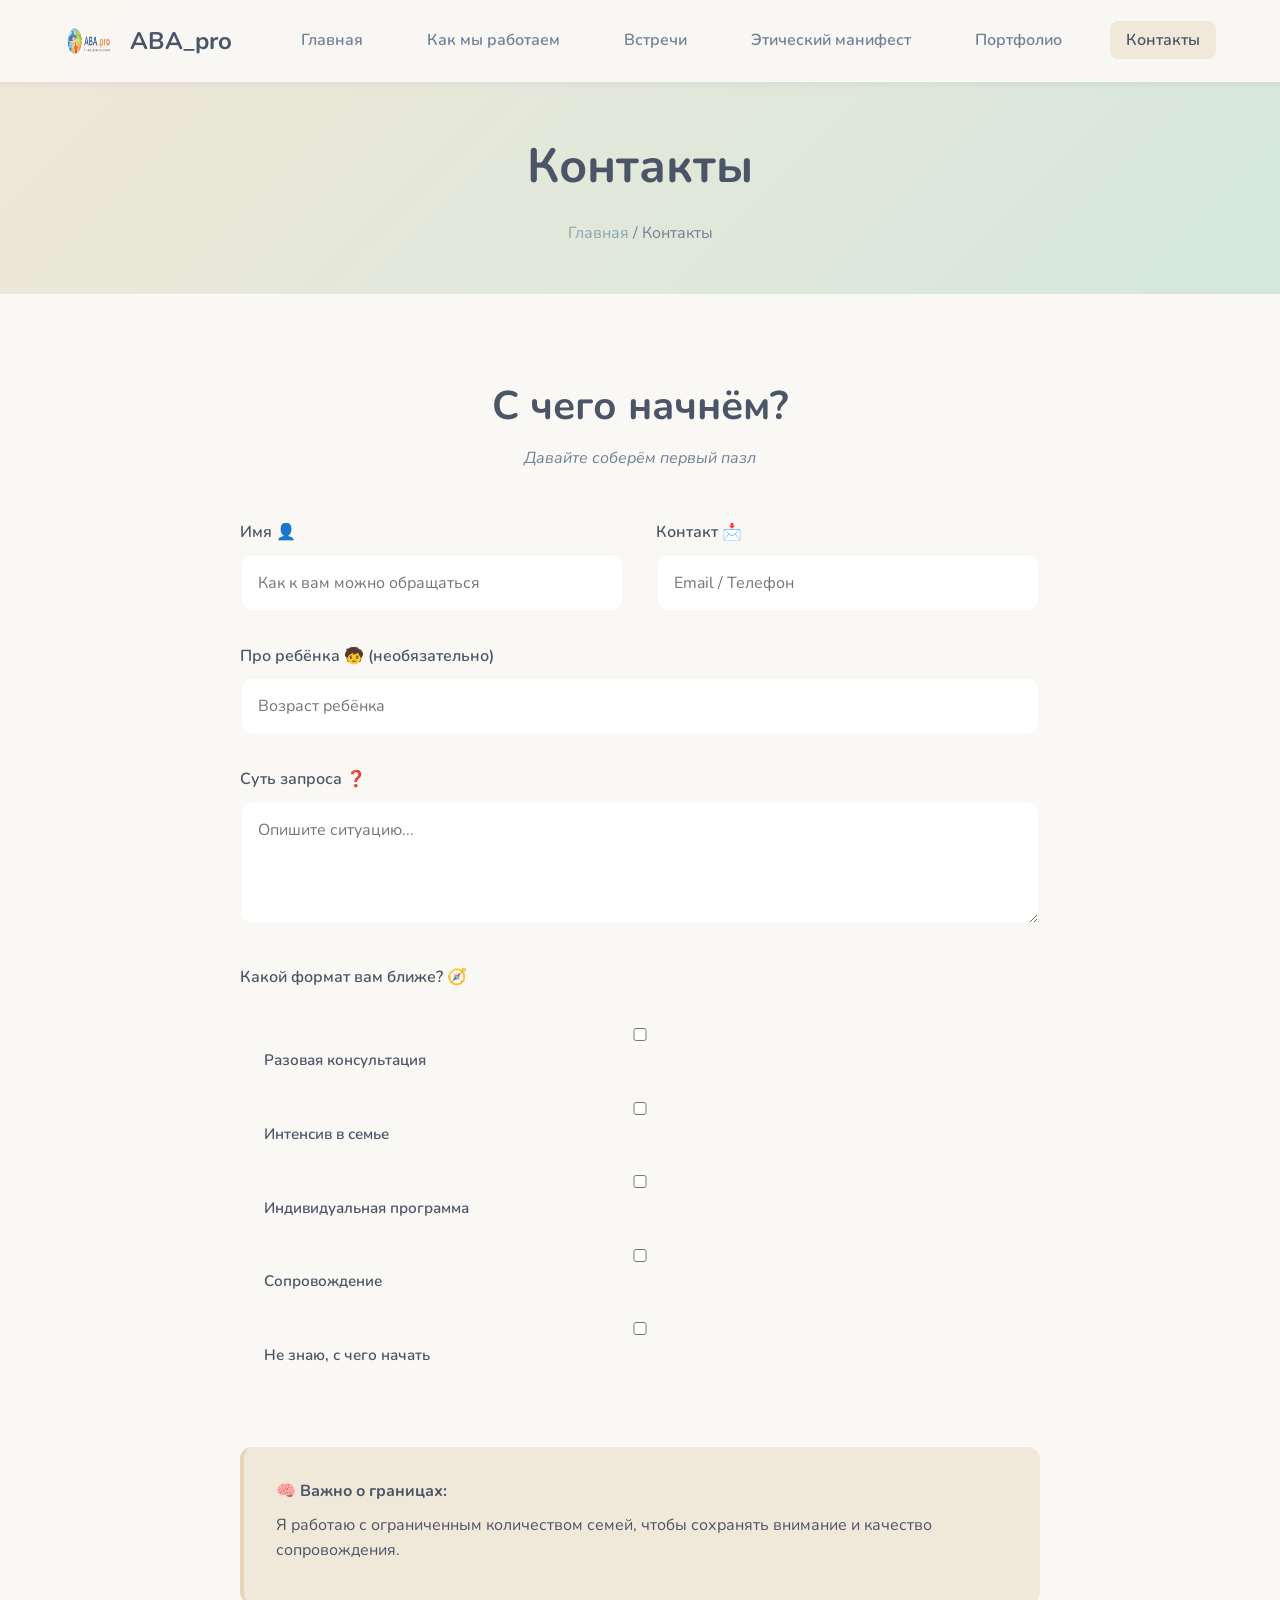
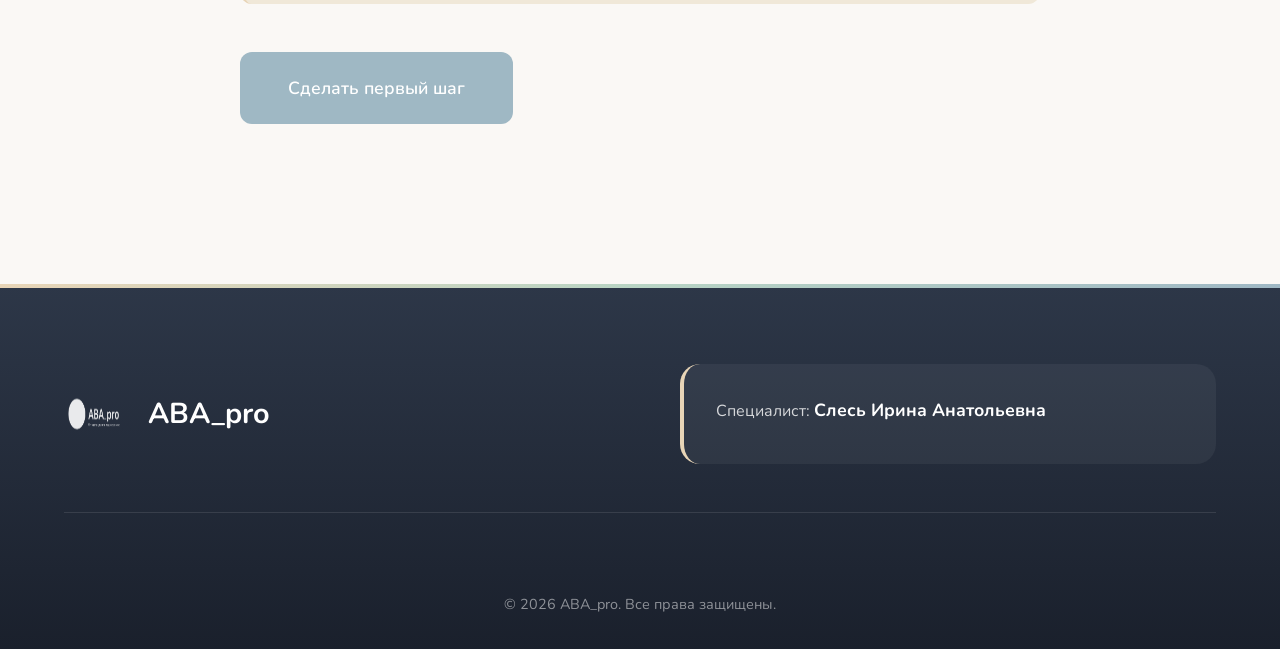
<file: contacts.html>
<!DOCTYPE html>
<html lang="ru">
<head>
    <meta charset="UTF-8">
    <meta name="viewport" content="width=device-width, initial-scale=1.0">
    <title>Контакты — ABA_pro</title>
    <link rel="stylesheet" href="style.css">
    <link href="https://fonts.googleapis.com/css2?family=Nunito:wght@300;400;600;700&display=swap" rel="stylesheet">
</head>
<body>
    <nav class="navbar">
        <div class="container nav-container">
            <a href="index.html" class="logo">
                <img src="images/Эмблема 2,0-Picsart-BackgroundRemover.png" alt="ABA_pro" class="logo-img">
                <span class="logo-text">ABA_pro</span>
            </a>
            <ul class="nav-menu">
                <li><a href="index.html" class="nav-link">Главная</a></li>
                <li><a href="program.html" class="nav-link">Как мы работаем</a></li>
                <li><a href="meetings.html" class="nav-link">Встречи</a></li>
                <li><a href="ethics.html" class="nav-link">Этический манифест</a></li>
                <li><a href="portfolio.html" class="nav-link">Портфолио</a></li>
                <li><a href="contacts.html" class="nav-link active">Контакты</a></li>
            </ul>
            <div class="hamburger"><span></span><span></span><span></span></div>
        </div>
    </nav>

    <section class="page-header">
        <div class="container">
            <h1>Контакты</h1>
            <p class="breadcrumb"><a href="index.html">Главная</a> / Контакты</p>
        </div>
    </section>

    <section class="contacts-section">
        <div class="container">
            <div class="contacts-form-wrapper full-width">
                <form class="contact-form" id="contactForm">
                    <h2 class="form-title">С чего начнём?</h2>
                    <p class="form-subtitle">Давайте соберём первый пазл</p>
                    
                    <div class="form-row">
                        <div class="form-group">
                            <label for="name">Имя 👤</label>
                            <input type="text" id="name" name="name" placeholder="Как к вам можно обращаться" required>
                        </div>
                        <div class="form-group">
                            <label for="contact">Контакт 📩</label>
                            <input type="text" id="contact" name="contact" placeholder="Email / Телефон" required>
                        </div>
                    </div>

                    <div class="form-group">
                        <label for="child-age">Про ребёнка 🧒 (необязательно)</label>
                        <input type="text" id="child-age" name="child-age" placeholder="Возраст ребёнка">
                    </div>

                    <div class="form-group">
                        <label for="request">Суть запроса ❓</label>
                        <textarea id="request" name="request" rows="4" placeholder="Опишите ситуацию..."></textarea>
                    </div>

                    <div class="form-group">
                        <label>Какой формат вам ближе? 🧭</label>
                        <div class="checkbox-group">
                            <label class="checkbox-label">
                                <input type="checkbox" name="format" value="Разовая консультация">
                                <span>Разовая консультация</span>
                            </label>
                            <label class="checkbox-label">
                                <input type="checkbox" name="format" value="Интенсив в семье">
                                <span>Интенсив в семье</span>
                            </label>
                            <label class="checkbox-label">
                                <input type="checkbox" name="format" value="Индивидуальная программа">
                                <span>Индивидуальная программа</span>
                            </label>
                            <label class="checkbox-label">
                                <input type="checkbox" name="format" value="Сопровождение">
                                <span>Сопровождение</span>
                            </label>
                            <label class="checkbox-label">
                                <input type="checkbox" name="format" value="Не знаю, с чего начать">
                                <span>Не знаю, с чего начать</span>
                            </label>
                        </div>
                    </div>

                    <div class="boundaries-block">
                        <p>🧠 <strong>Важно о границах:</strong></p>
                        <p>Я работаю с ограниченным количеством семей, чтобы сохранять внимание и качество сопровождения.</p>
                    </div>

                    <button type="submit" class="btn btn-primary btn-full btn-large">Сделать первый шаг</button>
                </form>

                <div id="successMessage" class="success-message" style="display: none;">
                    <h3>Запрос получен 🌍🧩</h3>
                    <p>Спасибо за доверие.<br>Я внимательно изучу ваш запрос и свяжусь с вами в ближайшее время.</p>
                    <p class="micro-sign">Пазлы начинают собираться</p>
                </div>
            </div>
        </div>
    </section>

    <footer class="footer">
        <div class="container">
            <div class="footer-content">
                <div class="footer-logo"><img src="images/Эмблема 2,0-Picsart-BackgroundRemover.png" alt="ABA_pro" class="logo-img"><span class="logo-text">ABA_pro</span></div>
                <div class="footer-specialist"><p>Специалист: <strong>Слесь Ирина Анатольевна</strong></p></div>
            </div>
            <div class="footer-bottom"><p>&copy; 2026 ABA_pro. Все права защищены.</p></div>
        </div>
    </footer>

    <script>
        // Contact Form Submission с отправкой в Telegram
        const contactForm = document.getElementById('contactForm');
        const successMessage = document.getElementById('successMessage');

        if (contactForm) {
            contactForm.addEventListener('submit', async function(e) {
                e.preventDefault();
                
                const name = document.getElementById('name').value;
                const contact = document.getElementById('contact').value;
                const childAge = document.getElementById('child-age').value || 'Не указан';
                const request = document.getElementById('request').value || 'Не описан';
                
                // Собираем выбранные форматы
                const formats = [];
                document.querySelectorAll('input[name="format"]:checked').forEach(checkbox => {
                    formats.push(checkbox.nextElementSibling.textContent);
                });
                const formatText = formats.length > 0 ? formats.join(', ') : 'Не выбрано';
                
                if (!name || !contact) {
                    showNotification('Пожалуйста, заполните имя и контакт', 'error');
                    return;
                }
                
                // Формируем сообщение для Telegram
                const message = `
🧩 <b>Новая заявка ABA_pro</b>

👤 <b>Имя:</b> ${name}
📩 <b>Контакт:</b> ${contact}
🧒 <b>Про ребёнка:</b> ${childAge}

📝 <b>Суть запроса:</b>
${request}

🧭 <b>Формат:</b> ${formatText}
                `.trim();
                
                // Отправляем в Telegram
                const BOT_TOKEN = '8680722545:AAF5rArSkP4qmXbG5L153igYE-mlIxBygQY';
                const CHAT_ID = '1066370255';
                
                const submitBtn = contactForm.querySelector('button[type="submit"]');
                const originalText = submitBtn.textContent;
                submitBtn.textContent = 'Отправка...';
                submitBtn.disabled = true;

                try {
                    const response = await fetch(`https://api.telegram.org/bot${BOT_TOKEN}/sendMessage`, {
                        method: 'POST',
                        headers: {
                            'Content-Type': 'application/json',
                        },
                        body: JSON.stringify({
                            chat_id: CHAT_ID,
                            text: message,
                            parse_mode: 'HTML'
                        })
                    });
                    
                    if (response.ok) {
                        // Показываем сообщение об успехе
                        contactForm.style.display = 'none';
                        if (successMessage) {
                            successMessage.style.display = 'block';
                            successMessage.scrollIntoView({ behavior: 'smooth', block: 'center' });
                        }
                    } else {
                        showNotification('Ошибка при отправке. Попробуйте позже.', 'error');
                        submitBtn.textContent = originalText;
                        submitBtn.disabled = false;
                    }
                } catch (error) {
                    console.error('Error:', error);
                    showNotification('Ошибка при отправке. Попробуйте позже.', 'error');
                    submitBtn.textContent = originalText;
                    submitBtn.disabled = false;
                }
            });
        }

        // Notification system
        function showNotification(message, type = 'info') {
            const existingNotification = document.querySelector('.notification');
            if (existingNotification) { existingNotification.remove(); }
            
            const notification = document.createElement('div');
            notification.textContent = message;
            notification.style.cssText = `
                position: fixed; top: 100px; right: 20px; padding: 1rem 2rem;
                border-radius: 8px; color: white; font-weight: 600; z-index: 10000;
                animation: slideIn 0.3s ease; max-width: 400px; box-shadow: 0 4px 12px rgba(0,0,0,0.15);
                background: ${type === 'success' ? 'linear-gradient(135deg, #B8D4C4 0%, #9FB8C4 100%)' : 'linear-gradient(135deg, #D4A494 0%, #C49484 100%)'}
            `;
            document.body.appendChild(notification);
            
            setTimeout(() => {
                notification.style.animation = 'slideOut 0.3s ease';
                setTimeout(() => { notification.remove(); }, 300);
            }, 5000);
        }

        // Add animation keyframes
        const style = document.createElement('style');
        style.textContent = `
            @keyframes slideIn { from { transform: translateX(100%); opacity: 0; } to { transform: translateX(0); opacity: 1; } }
            @keyframes slideOut { from { transform: translateX(0); opacity: 1; } to { transform: translateX(100%); opacity: 0; } }
        `;
        document.head.appendChild(style);
    </script>
</body>
</html>
</file>
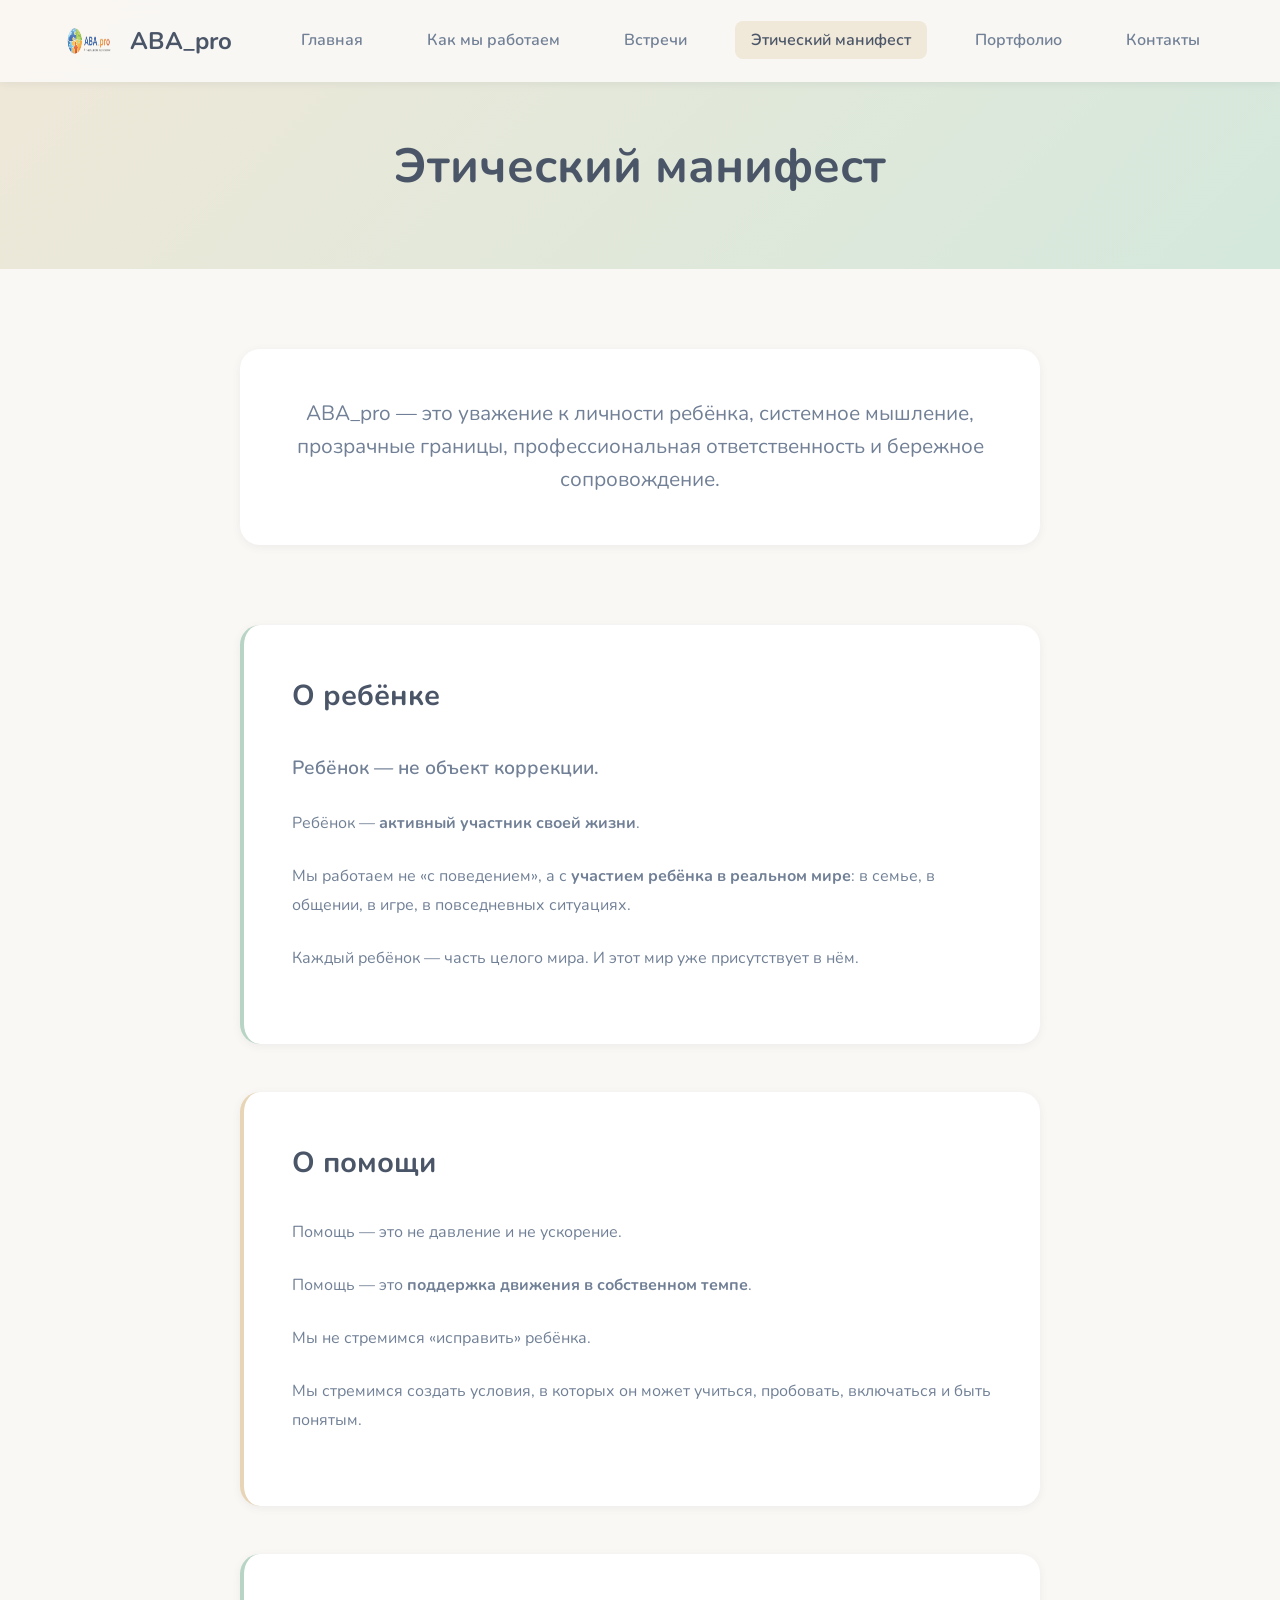
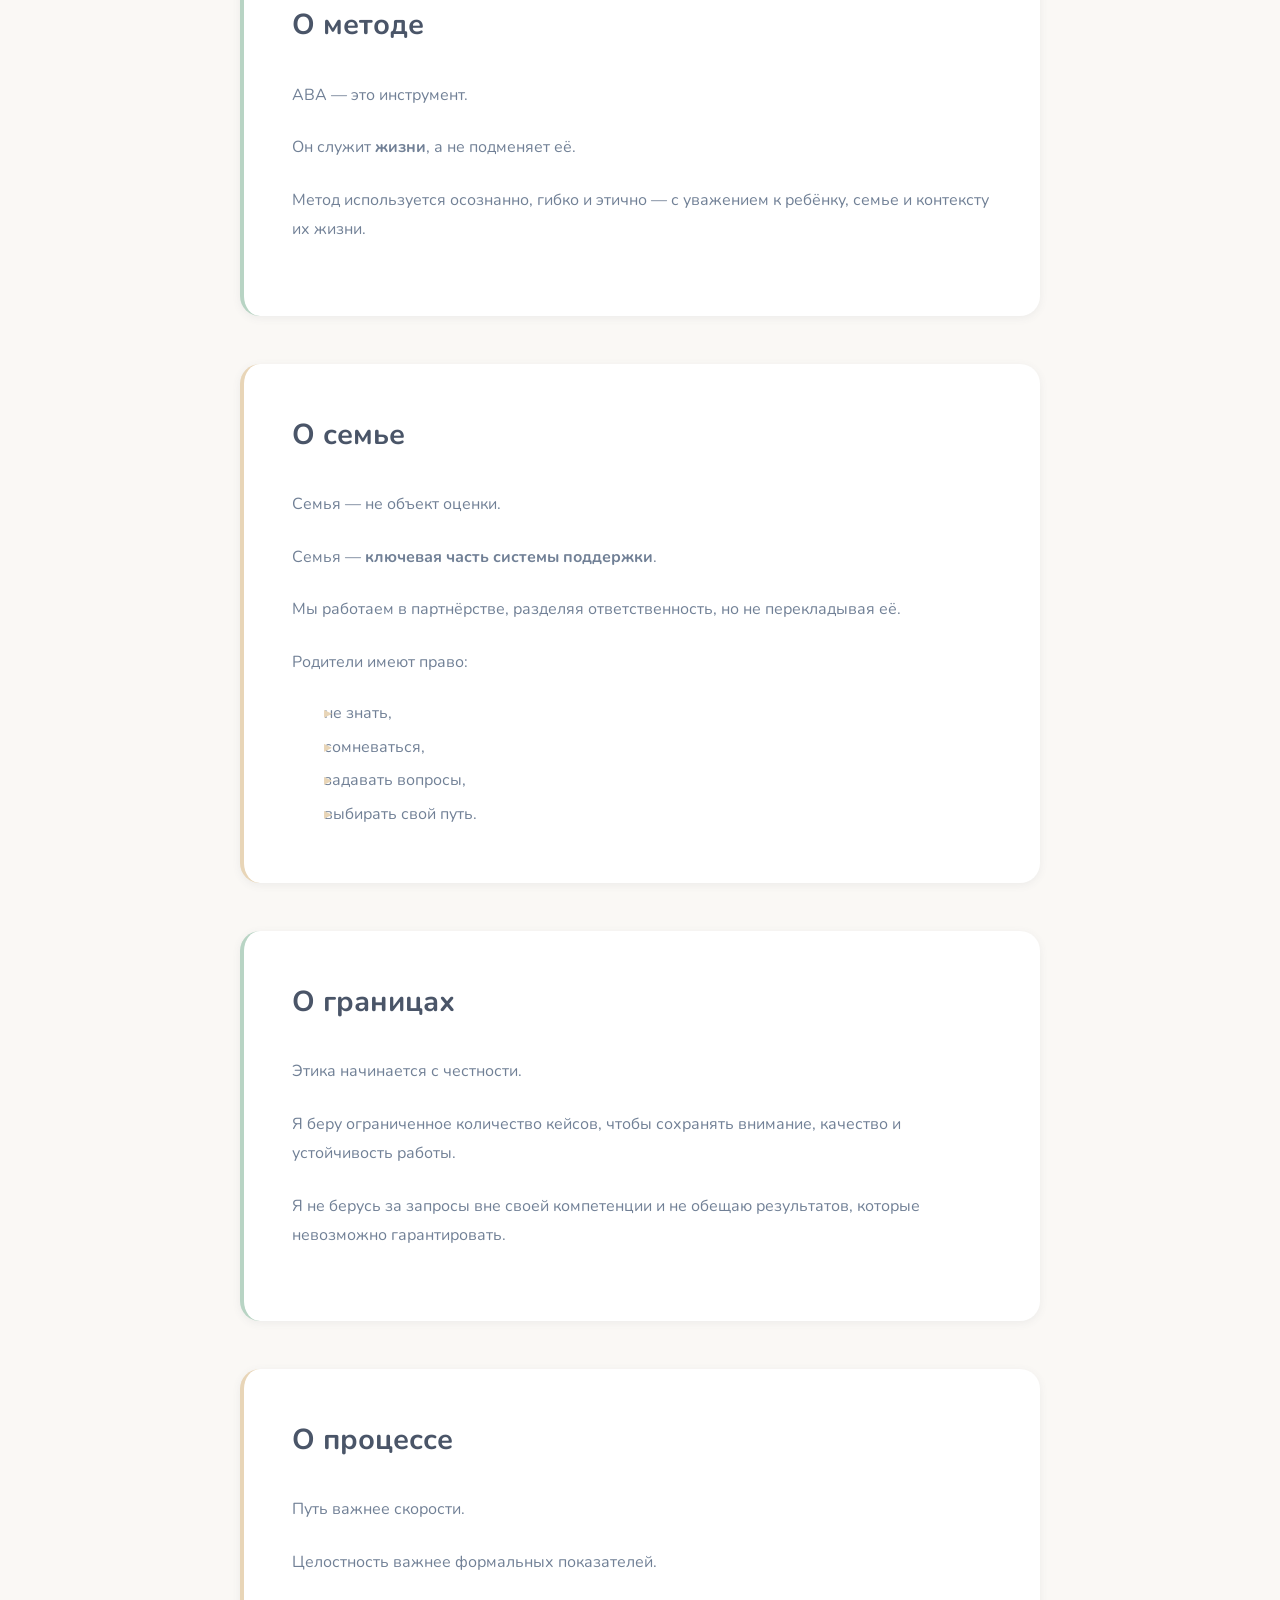
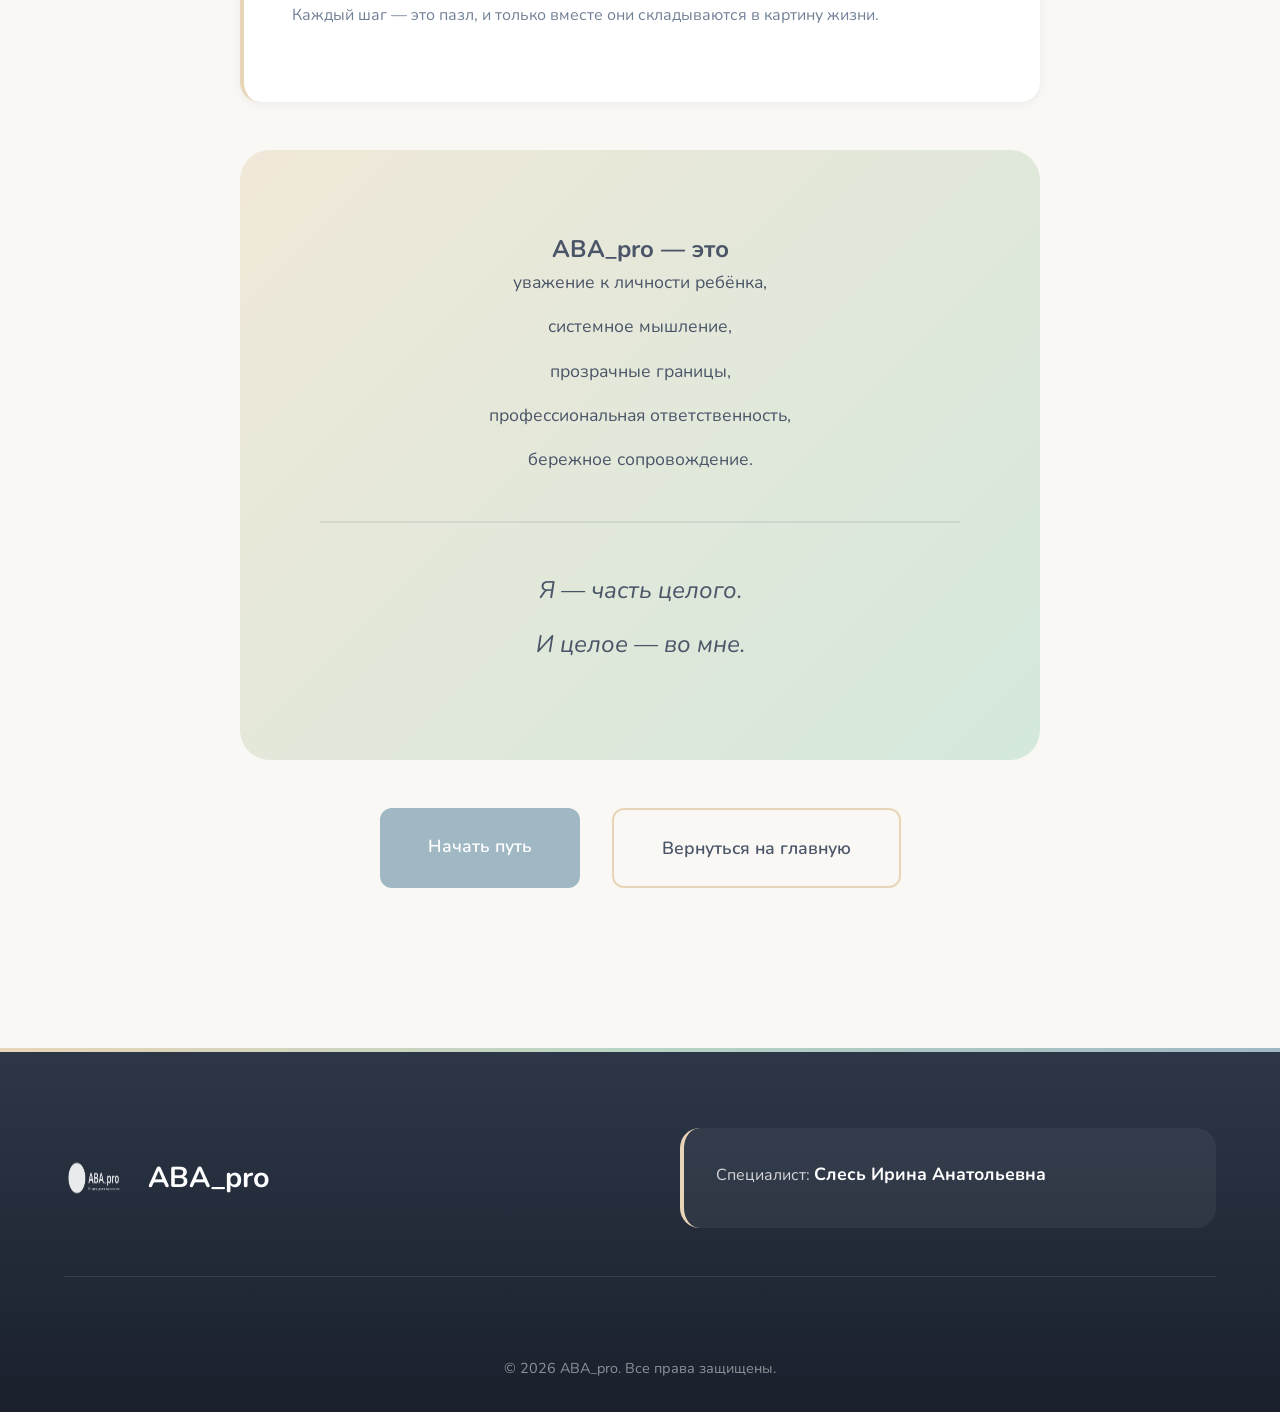
<file: ethics.html>
<!DOCTYPE html>
<html lang="ru">
<head>
    <meta charset="UTF-8">
    <meta name="viewport" content="width=device-width, initial-scale=1.0">
    <title>Этический манифест — ABA_pro</title>
    <link rel="stylesheet" href="style.css">
    <link href="https://fonts.googleapis.com/css2?family=Nunito:wght@300;400;600;700&display=swap" rel="stylesheet">
</head>
<body>
    <nav class="navbar">
        <div class="container nav-container">
            <a href="index.html" class="logo">
                <img src="images/Эмблема 2,0-Picsart-BackgroundRemover.png" alt="ABA_pro" class="logo-img">
                <span class="logo-text">ABA_pro</span>
            </a>
            <ul class="nav-menu">
                <li><a href="index.html" class="nav-link">Главная</a></li>
                <li><a href="program.html" class="nav-link">Как мы работаем</a></li>
                <li><a href="meetings.html" class="nav-link">Встречи</a></li>
                <li><a href="ethics.html" class="nav-link active">Этический манифест</a></li>
                <li><a href="portfolio.html" class="nav-link">Портфолио</a></li>
                <li><a href="contacts.html" class="nav-link">Контакты</a></li>
            </ul>
            <div class="hamburger"><span></span><span></span><span></span></div>
        </div>
    </nav>

    <section class="page-header ethics-header">
        <div class="container"><h1>Этический манифест</h1></div>
    </section>

    <section class="ethics-content">
        <div class="container">
            <div class="ethics-intro">
                <p class="ethics-lead">ABA_pro — это уважение к личности ребёнка, системное мышление, прозрачные границы, профессиональная ответственность и бережное сопровождение.</p>
            </div>

            <div class="ethics-section">
                <h2>О ребёнке</h2>
                <div class="ethics-text">
                    <p class="ethics-strong">Ребёнок — не объект коррекции.</p>
                    <p>Ребёнок — <strong>активный участник своей жизни</strong>.</p>
                    <p>Мы работаем не «с поведением», а с <strong>участием ребёнка в реальном мире</strong>: в семье, в общении, в игре, в повседневных ситуациях.</p>
                    <p>Каждый ребёнок — часть целого мира. И этот мир уже присутствует в нём.</p>
                </div>
            </div>

            <div class="ethics-section">
                <h2>О помощи</h2>
                <div class="ethics-text">
                    <p>Помощь — это не давление и не ускорение.</p>
                    <p>Помощь — это <strong>поддержка движения в собственном темпе</strong>.</p>
                    <p>Мы не стремимся «исправить» ребёнка.</p>
                    <p>Мы стремимся создать условия, в которых он может учиться, пробовать, включаться и быть понятым.</p>
                </div>
            </div>

            <div class="ethics-section">
                <h2>О методе</h2>
                <div class="ethics-text">
                    <p>ABA — это инструмент.</p>
                    <p>Он служит <strong>жизни</strong>, а не подменяет её.</p>
                    <p>Метод используется осознанно, гибко и этично — с уважением к ребёнку, семье и контексту их жизни.</p>
                </div>
            </div>

            <div class="ethics-section">
                <h2>О семье</h2>
                <div class="ethics-text">
                    <p>Семья — не объект оценки.</p>
                    <p>Семья — <strong>ключевая часть системы поддержки</strong>.</p>
                    <p>Мы работаем в партнёрстве, разделяя ответственность, но не перекладывая её.</p>
                    <p>Родители имеют право:</p>
                    <ul class="ethics-list">
                        <li>не знать,</li>
                        <li>сомневаться,</li>
                        <li>задавать вопросы,</li>
                        <li>выбирать свой путь.</li>
                    </ul>
                </div>
            </div>

            <div class="ethics-section">
                <h2>О границах</h2>
                <div class="ethics-text">
                    <p>Этика начинается с честности.</p>
                    <p>Я беру ограниченное количество кейсов, чтобы сохранять внимание, качество и устойчивость работы.</p>
                    <p>Я не берусь за запросы вне своей компетенции и не обещаю результатов, которые невозможно гарантировать.</p>
                </div>
            </div>

            <div class="ethics-section">
                <h2>О процессе</h2>
                <div class="ethics-text">
                    <p>Путь важнее скорости.</p>
                    <p>Целостность важнее формальных показателей.</p>
                    <p>Каждый шаг — это пазл, и только вместе они складываются в картину жизни.</p>
                </div>
            </div>

            <div class="ethics-conclusion">
                <h2>ABA_pro — это</h2>
                <ul class="ethics-values-list">
                    <li>уважение к личности ребёнка,</li>
                    <li>системное мышление,</li>
                    <li>прозрачные границы,</li>
                    <li>профессиональная ответственность,</li>
                    <li>бережное сопровождение.</li>
                </ul>
                <div class="ethics-final">
                    <p class="ethics-quote">Я — часть целого.</p>
                    <p class="ethics-quote">И целое — во мне.</p>
                </div>
            </div>

            <div class="ethics-cta">
                <a href="contacts.html" class="btn btn-primary btn-large">Начать путь</a>
                <a href="index.html" class="btn btn-secondary btn-large">Вернуться на главную</a>
            </div>
        </div>
    </section>

    <footer class="footer">
        <div class="container">
            <div class="footer-content">
                <div class="footer-logo"><img src="images/Эмблема 2,0-Picsart-BackgroundRemover.png" alt="ABA_pro" class="logo-img"><span class="logo-text">ABA_pro</span></div>
                <div class="footer-specialist"><p>Специалист: <strong>Слесь Ирина Анатольевна</strong></p></div>
            </div>
            <div class="footer-bottom"><p>&copy; 2026 ABA_pro. Все права защищены.</p></div>
        </div>
    </footer>
    <script src="script.js"></script>
</body>
</html>
</file>
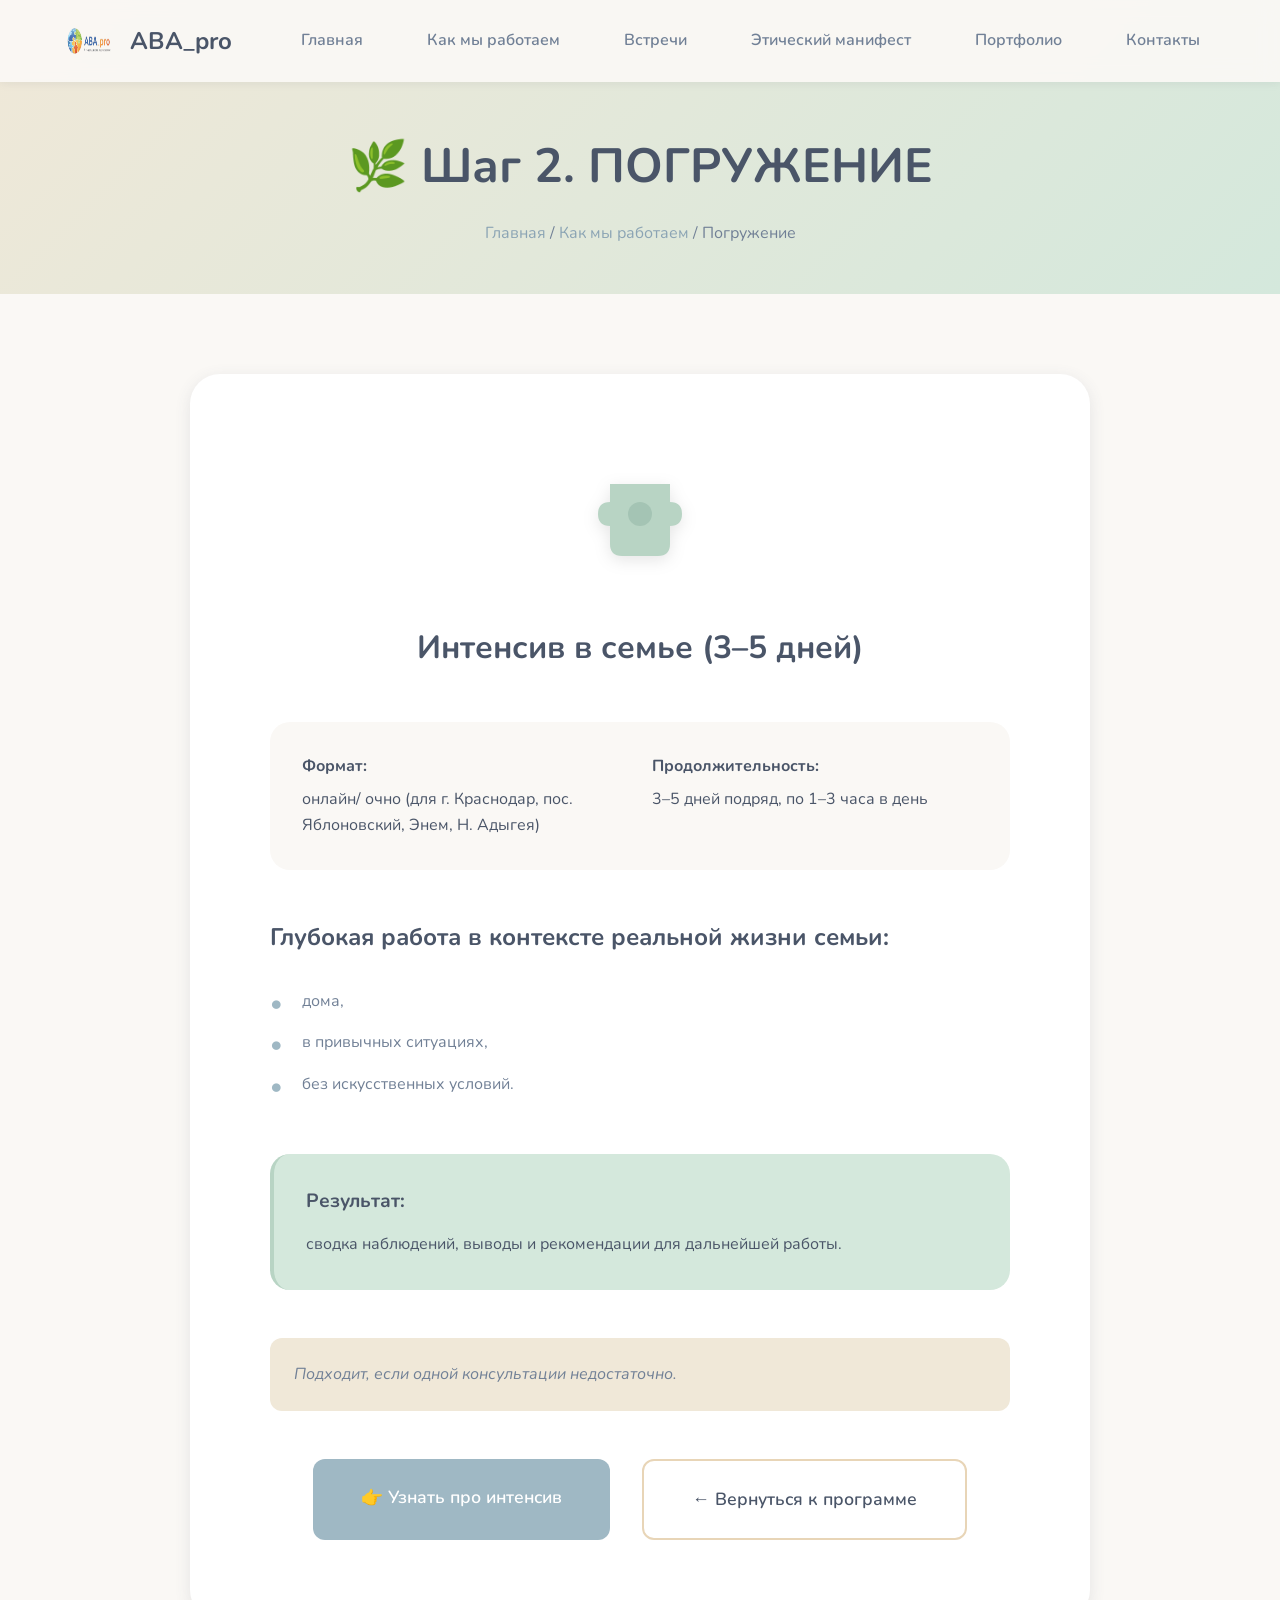
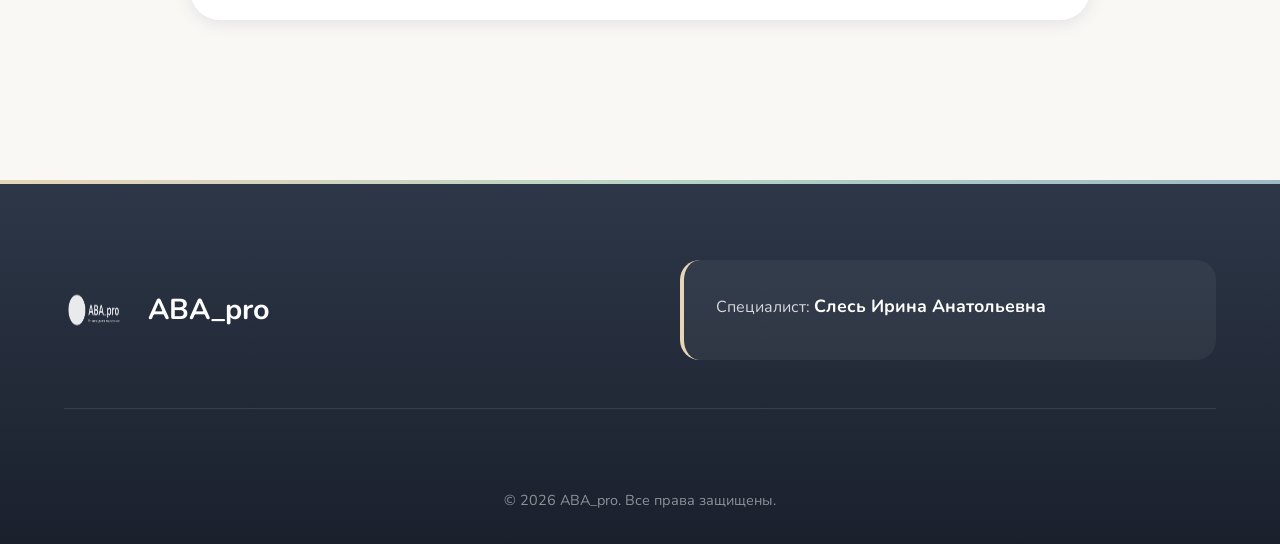
<file: immersion.html>
<!DOCTYPE html>
<html lang="ru">
<head>
    <meta charset="UTF-8">
    <meta name="viewport" content="width=device-width, initial-scale=1.0">
    <title>Погружение — Интенсив в семье | ABA_pro</title>
    <link rel="stylesheet" href="style.css">
    <link href="https://fonts.googleapis.com/css2?family=Nunito:wght@300;400;600;700&display=swap" rel="stylesheet">
</head>
<body>
    <nav class="navbar">
        <div class="container nav-container">
            <a href="index.html" class="logo">
                <img src="images/Эмблема 2,0-Picsart-BackgroundRemover.png" alt="ABA_pro" class="logo-img">
                <span class="logo-text">ABA_pro</span>
            </a>
            <ul class="nav-menu">
                <li><a href="index.html" class="nav-link">Главная</a></li>
                <li><a href="program.html" class="nav-link">Как мы работаем</a></li>
                <li><a href="meetings.html" class="nav-link">Встречи</a></li>
                <li><a href="ethics.html" class="nav-link">Этический манифест</a></li>
                <li><a href="portfolio.html" class="nav-link">Портфолио</a></li>
                <li><a href="contacts.html" class="nav-link">Контакты</a></li>
            </ul>
            <div class="hamburger"><span></span><span></span><span></span></div>
        </div>
    </nav>

    <section class="page-header">
        <div class="container">
            <h1>🌿 Шаг 2. ПОГРУЖЕНИЕ</h1>
            <p class="breadcrumb"><a href="index.html">Главная</a> / <a href="program.html">Как мы работаем</a> / Погружение</p>
        </div>
    </section>

    <section class="step-detail-page">
        <div class="container">
            <div class="step-detail-content">
                <div class="step-icon-large">
                    <svg viewBox="0 0 100 100" class="puzzle-svg">
                        <path d="M 25,25 L 75,25 L 75,40 Q 85,40 85,50 Q 85,60 75,60 L 75,75 Q 75,85 65,85 L 35,85 Q 25,85 25,75 L 25,60 Q 15,60 15,50 Q 15,40 25,40 Z" fill="#B8D4C4"/>
                        <circle cx="50" cy="50" r="10" fill="#A4C4B4"/>
                    </svg>
                </div>

                <h2>Интенсив в семье (3–5 дней)</h2>
                
                <div class="step-info-block">
                    <div class="info-item">
                        <strong>Формат:</strong> онлайн/ очно (для г. Краснодар, пос. Яблоновский, Энем, Н. Адыгея)
                    </div>
                    <div class="info-item">
                        <strong>Продолжительность:</strong> 3–5 дней подряд, по 1–3 часа в день
                    </div>
                </div>

                <div class="step-description">
                    <h3>Глубокая работа в контексте реальной жизни семьи:</h3>
                    <ul class="detail-list">
                        <li>дома,</li>
                        <li>в привычных ситуациях,</li>
                        <li>без искусственных условий.</li>
                    </ul>

                    <div class="result-block">
                        <h4>Результат:</h4>
                        <p>сводка наблюдений, выводы и рекомендации для дальнейшей работы.</p>
                    </div>

                    <p class="note">Подходит, если одной консультации недостаточно.</p>
                </div>

                <div class="step-cta">
                    <a href="contacts.html" class="btn btn-primary btn-large">👉 Узнать про интенсив</a>
                    <a href="program.html" class="btn btn-secondary btn-large">← Вернуться к программе</a>
                </div>
            </div>
        </div>
    </section>

    <footer class="footer">
        <div class="container">
            <div class="footer-content">
                <div class="footer-logo"><img src="images/Эмблема 2,0-Picsart-BackgroundRemover.png" alt="ABA_pro" class="logo-img"><span class="logo-text">ABA_pro</span></div>
                <div class="footer-specialist"><p>Специалист: <strong>Слесь Ирина Анатольевна</strong></p></div>
            </div>
            <div class="footer-bottom"><p>&copy; 2026 ABA_pro. Все права защищены.</p></div>
        </div>
    </footer>
    <script src="script.js"></script>
</body>
</html>
</file>
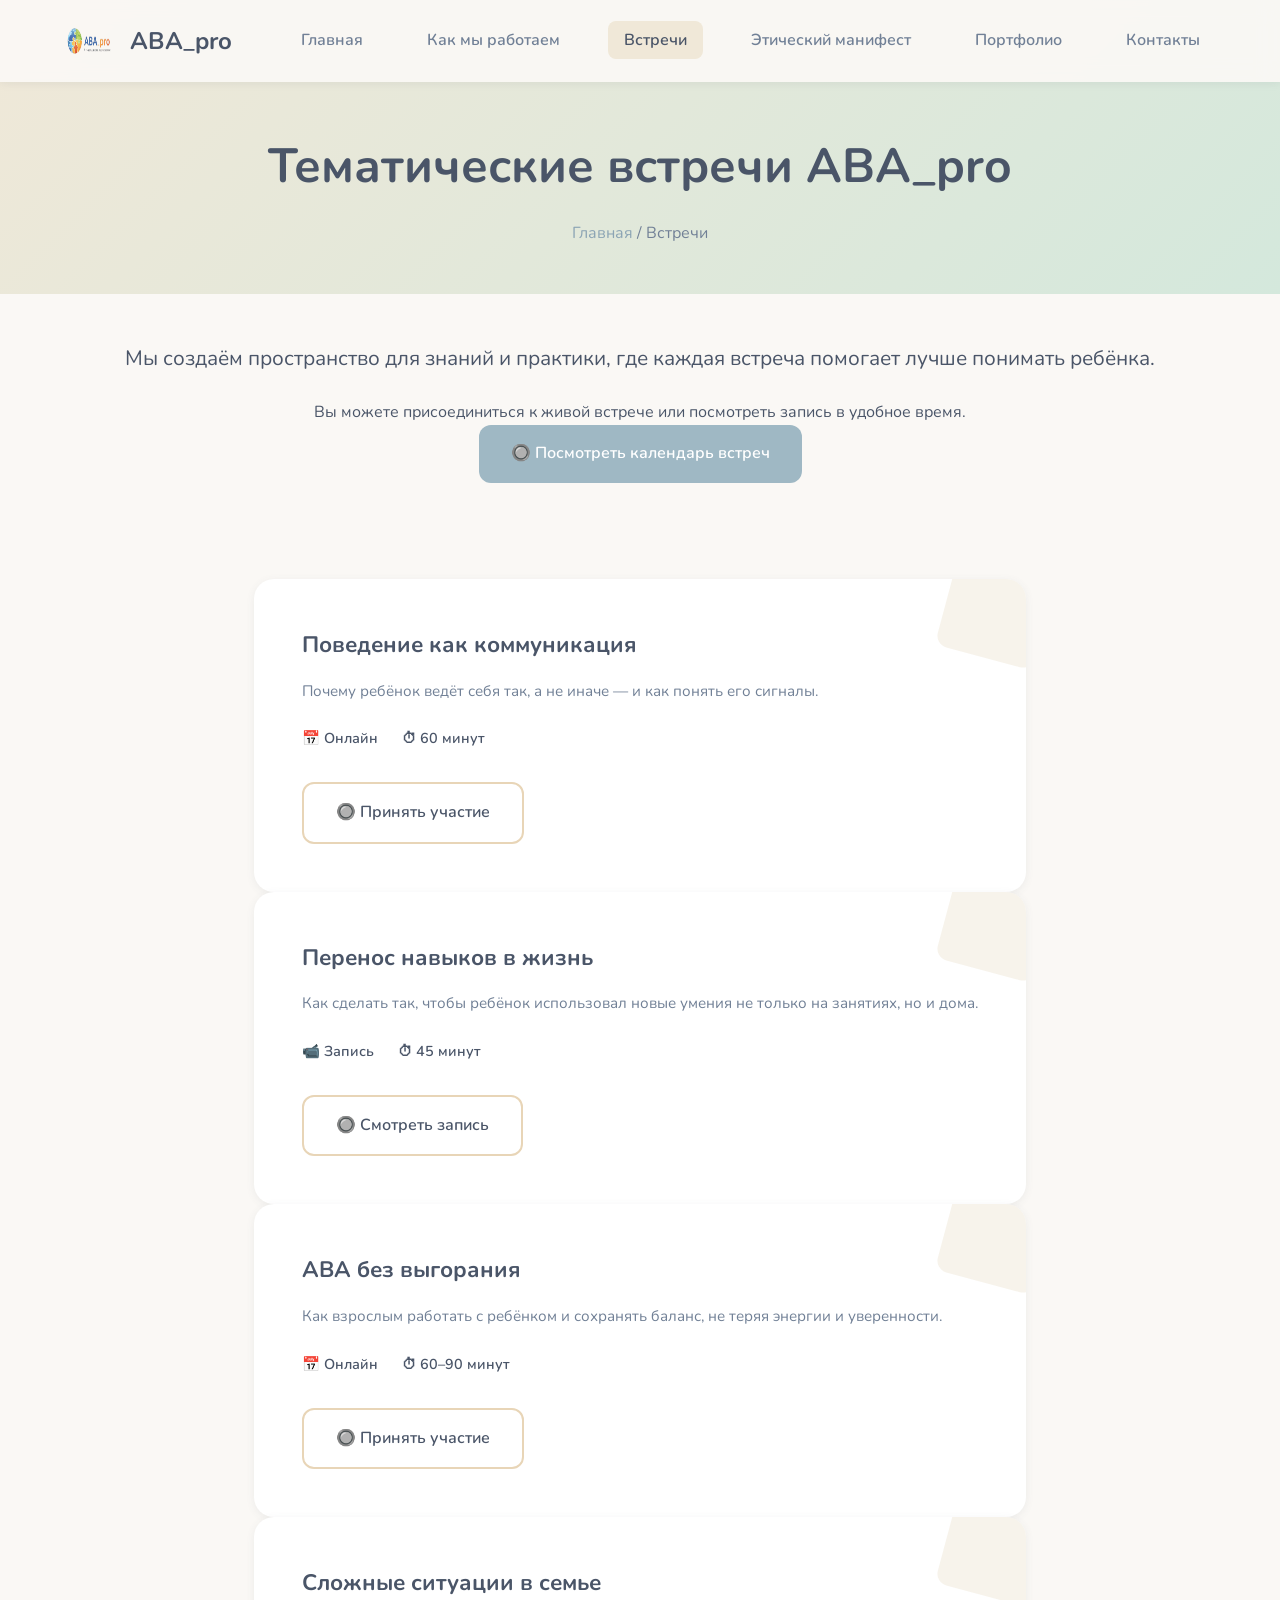
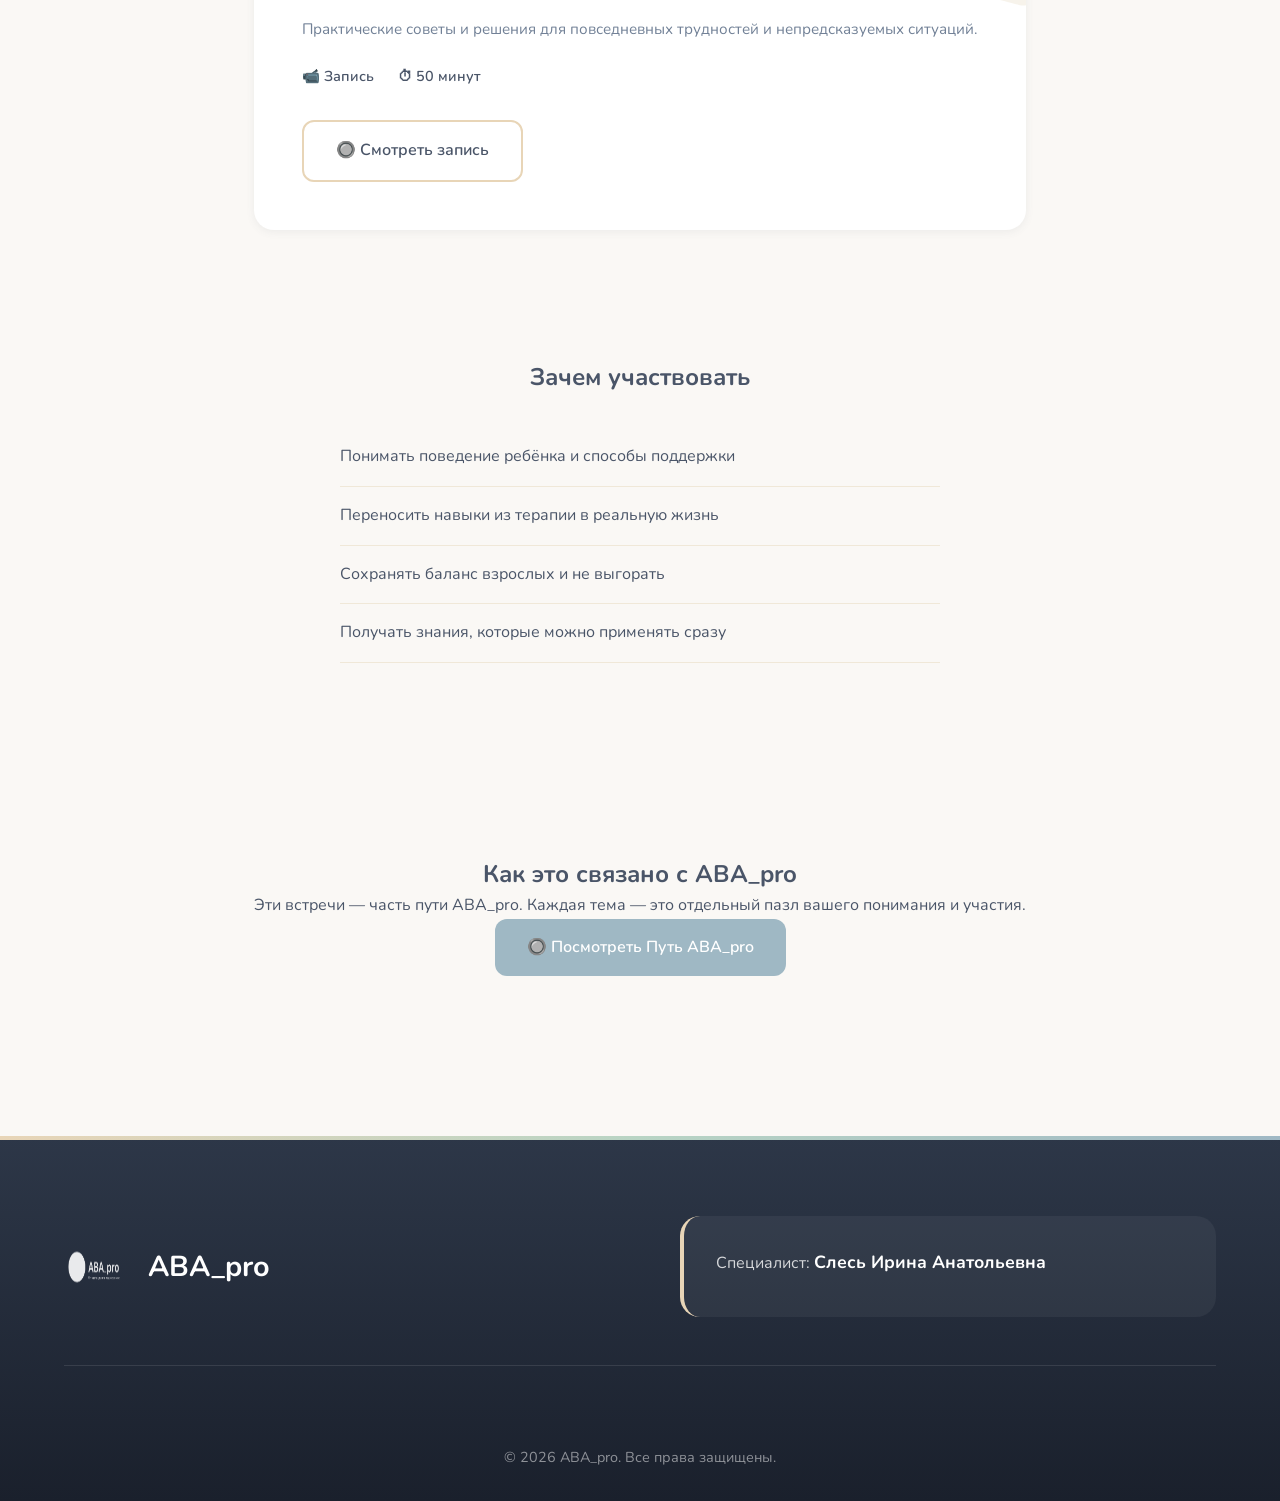
<file: meetings.html>
<!DOCTYPE html>
<html lang="ru">
<head>
    <meta charset="UTF-8">
    <meta name="viewport" content="width=device-width, initial-scale=1.0">
    <title>Тематические встречи — ABA_pro</title>
    <link rel="stylesheet" href="style.css">
    <link href="https://fonts.googleapis.com/css2?family=Nunito:wght@300;400;600;700&display=swap" rel="stylesheet">
</head>
<body>
    <nav class="navbar">
        <div class="container nav-container">
            <a href="index.html" class="logo">
                <img src="images/Эмблема 2,0-Picsart-BackgroundRemover.png" alt="ABA_pro" class="logo-img">
                <span class="logo-text">ABA_pro</span>
            </a>
            <ul class="nav-menu">
                <li><a href="index.html" class="nav-link">Главная</a></li>
                <li><a href="program.html" class="nav-link">Как мы работаем</a></li>
                <li><a href="meetings.html" class="nav-link active">Встречи</a></li>
                <li><a href="ethics.html" class="nav-link">Этический манифест</a></li>
                <li><a href="portfolio.html" class="nav-link">Портфолио</a></li>
                <li><a href="contacts.html" class="nav-link">Контакты</a></li>
            </ul>
            <div class="hamburger"><span></span><span></span><span></span></div>
        </div>
    </nav>

    <section class="page-header">
        <div class="container">
            <h1>Тематические встречи ABA_pro</h1>
            <p class="breadcrumb"><a href="index.html">Главная</a> / Встречи</p>
        </div>
    </section>

    <section class="meetings-intro">
        <div class="container">
            <p class="lead">Мы создаём пространство для знаний и практики, где каждая встреча помогает лучше понимать ребёнка.</p>
            <p>Вы можете присоединиться к живой встрече или посмотреть запись в удобное время.</p>
            <a href="#calendar" class="btn btn-primary">🔘 Посмотреть календарь встреч</a>
        </div>
    </section>

    <section class="meetings-grid" id="calendar">
        <div class="container">
            <div class="meeting-card">
                <div class="card-puzzle"></div>
                <h3>Поведение как коммуникация</h3>
                <p>Почему ребёнок ведёт себя так, а не иначе — и как понять его сигналы.</p>
                <div class="card-meta"><span>📅 Онлайн</span><span>⏱ 60 минут</span></div>
                <a href="contacts.html" class="btn btn-secondary">🔘 Принять участие</a>
            </div>
            <div class="meeting-card">
                <div class="card-puzzle"></div>
                <h3>Перенос навыков в жизнь</h3>
                <p>Как сделать так, чтобы ребёнок использовал новые умения не только на занятиях, но и дома.</p>
                <div class="card-meta"><span>📹 Запись</span><span>⏱ 45 минут</span></div>
                <a href="#" class="btn btn-secondary">🔘 Смотреть запись</a>
            </div>
            <div class="meeting-card">
                <div class="card-puzzle"></div>
                <h3>АВА без выгорания</h3>
                <p>Как взрослым работать с ребёнком и сохранять баланс, не теряя энергии и уверенности.</p>
                <div class="card-meta"><span>📅 Онлайн</span><span>⏱ 60–90 минут</span></div>
                <a href="contacts.html" class="btn btn-secondary">🔘 Принять участие</a>
            </div>
            <div class="meeting-card">
                <div class="card-puzzle"></div>
                <h3>Сложные ситуации в семье</h3>
                <p>Практические советы и решения для повседневных трудностей и непредсказуемых ситуаций.</p>
                <div class="card-meta"><span>📹 Запись</span><span>⏱ 50 минут</span></div>
                <a href="#" class="btn btn-secondary">🔘 Смотреть запись</a>
            </div>
        </div>
    </section>

    <section class="why-useful-block">
        <div class="container">
            <h2>Зачем участвовать</h2>
            <ul class="useful-list">
                <li>Понимать поведение ребёнка и способы поддержки</li>
                <li>Переносить навыки из терапии в реальную жизнь</li>
                <li>Сохранять баланс взрослых и не выгорать</li>
                <li>Получать знания, которые можно применять сразу</li>
            </ul>
        </div>
    </section>

    <section class="connect-block">
        <div class="container">
            <h2>Как это связано с ABA_pro</h2>
            <p>Эти встречи — часть пути ABA_pro. Каждая тема — это отдельный пазл вашего понимания и участия.</p>
            <a href="program.html" class="btn btn-primary">🔘 Посмотреть Путь ABA_pro</a>
        </div>
    </section>

    <footer class="footer">
        <div class="container">
            <div class="footer-content">
                <div class="footer-logo"><img src="images/Эмблема 2,0-Picsart-BackgroundRemover.png" alt="ABA_pro" class="logo-img"><span class="logo-text">ABA_pro</span></div>
                <div class="footer-specialist"><p>Специалист: <strong>Слесь Ирина Анатольевна</strong></p></div>
            </div>
            <div class="footer-bottom"><p>&copy; 2026 ABA_pro. Все права защищены.</p></div>
        </div>
    </footer>
    <script src="script.js"></script>
</body>
</html>
</file>
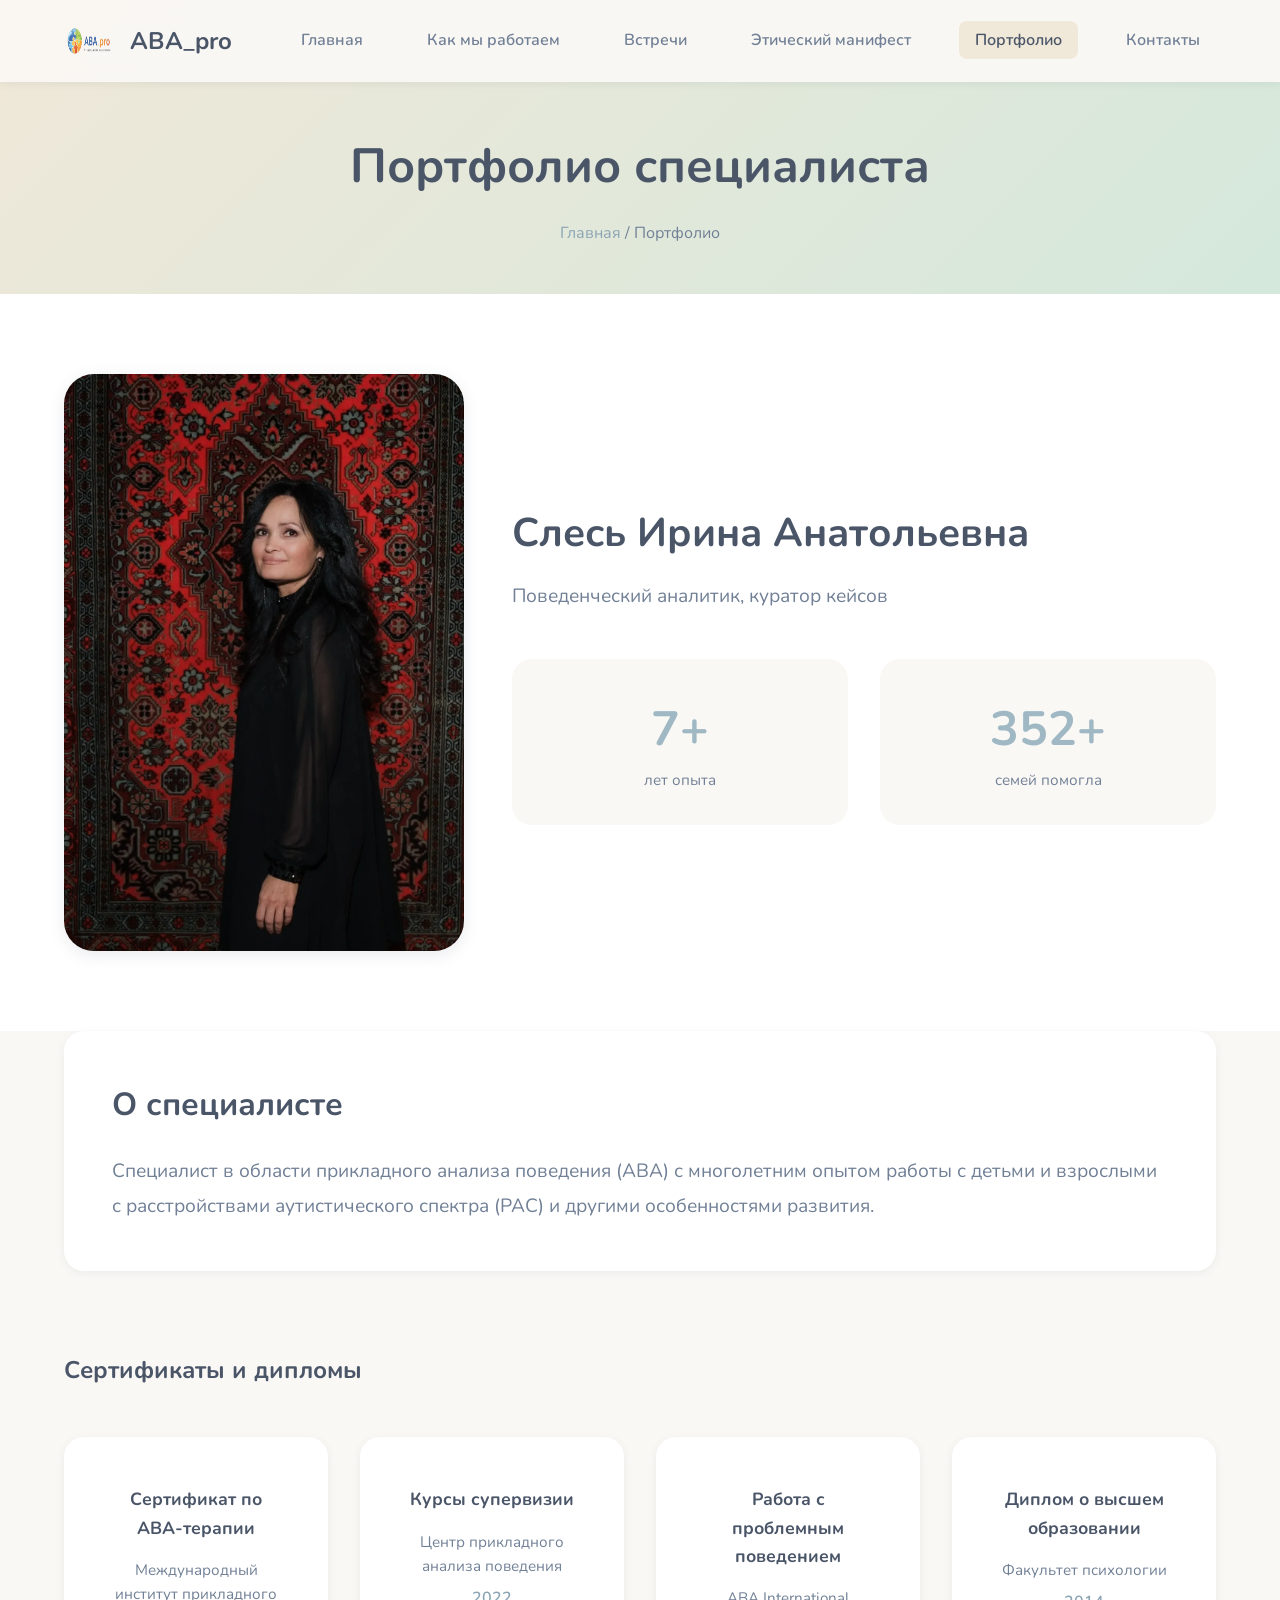
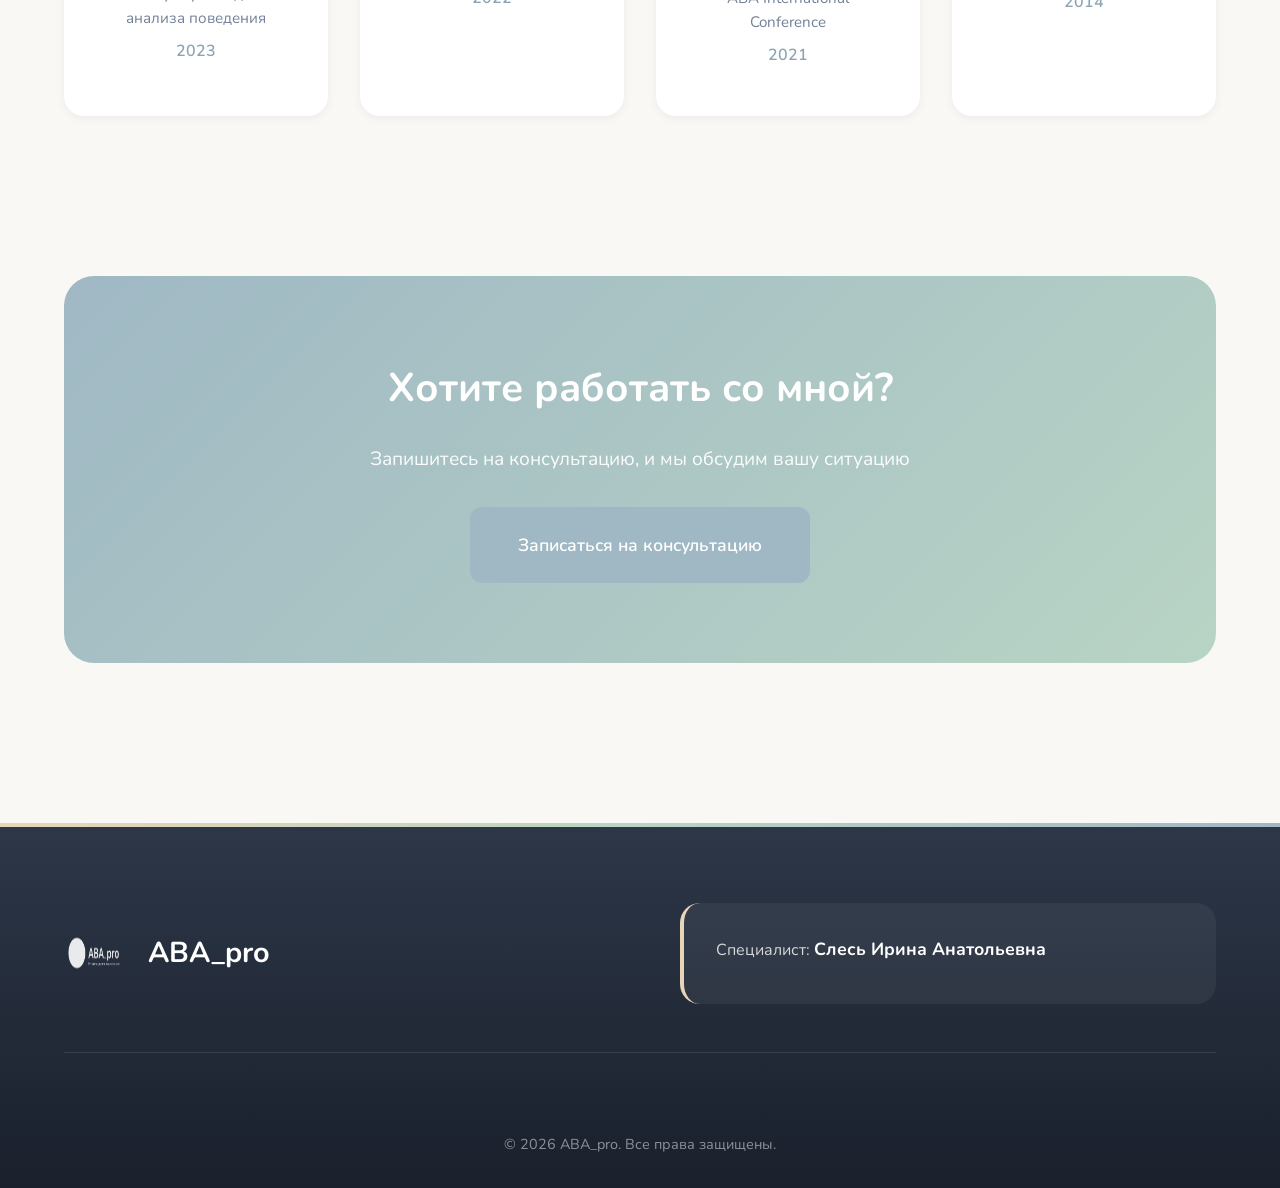
<file: portfolio.html>
<!DOCTYPE html>
<html lang="ru">
<head>
    <meta charset="UTF-8">
    <meta name="viewport" content="width=device-width, initial-scale=1.0">
    <title>Портфолио — Слесь Ирина Анатольевна | ABA_pro</title>
    <link rel="stylesheet" href="style.css">
    <link href="https://fonts.googleapis.com/css2?family=Nunito:wght@300;400;600;700&display=swap" rel="stylesheet">
</head>
<body>
    <nav class="navbar">
        <div class="container nav-container">
            <a href="index.html" class="logo">
                <img src="images/Эмблема 2,0-Picsart-BackgroundRemover.png" alt="ABA_pro" class="logo-img">
                <span class="logo-text">ABA_pro</span>
            </a>
            <ul class="nav-menu">
                <li><a href="index.html" class="nav-link">Главная</a></li>
                <li><a href="program.html" class="nav-link">Как мы работаем</a></li>
                <li><a href="meetings.html" class="nav-link">Встречи</a></li>
                <li><a href="ethics.html" class="nav-link">Этический манифест</a></li>
                <li><a href="portfolio.html" class="nav-link active">Портфолио</a></li>
                <li><a href="contacts.html" class="nav-link">Контакты</a></li>
            </ul>
            <div class="hamburger"><span></span><span></span><span></span></div>
        </div>
    </nav>

    <section class="page-header">
        <div class="container">
            <h1>Портфолио специалиста</h1>
            <p class="breadcrumb"><a href="index.html">Главная</a> / Портфолио</p>
        </div>
    </section>

    <section class="portfolio-hero">
        <div class="container">
            <div class="specialist-profile">
                <div class="specialist-photo">
                    <img src="images/Портфолио_ФИО.jpg" alt="Слесь Ирина Анатольевна">
                </div>
                <div class="specialist-info">
                    <h2>Слесь Ирина Анатольевна</h2>
                    <p class="specialist-role">Поведенческий аналитик, куратор кейсов</p>
                    <div class="stats-grid">
                        <div class="stat-item">
                            <div class="stat-number">10+</div>
                            <div class="stat-label">лет опыта</div>
                        </div>
                        <div class="stat-item">
                            <div class="stat-number">500+</div>
                            <div class="stat-label">семей помогла</div>
                        </div>
                    </div>
                </div>
            </div>
        </div>
    </section>

    <section class="portfolio-about">
        <div class="container">
            <div class="section-box">
                <h2>О специалисте</h2>
                <p class="lead">Специалист в области прикладного анализа поведения (ABA) с многолетним опытом работы с детьми и взрослыми с расстройствами аутистического спектра (РАС) и другими особенностями развития.</p>
            </div>
        </div>
    </section>

    <section class="portfolio-certificates">
        <div class="container">
            <h2>Сертификаты и дипломы</h2>
            <div class="certificates-grid">
                <div class="certificate-card">
                    <h3>Сертификат по ABA-терапии</h3>
                    <p class="cert-org">Международный институт прикладного анализа поведения</p>
                    <p class="cert-year">2023</p>
                </div>
                <div class="certificate-card">
                    <h3>Курсы супервизии</h3>
                    <p class="cert-org">Центр прикладного анализа поведения</p>
                    <p class="cert-year">2022</p>
                </div>
                <div class="certificate-card">
                    <h3>Работа с проблемным поведением</h3>
                    <p class="cert-org">ABA International Conference</p>
                    <p class="cert-year">2021</p>
                </div>
                <div class="certificate-card">
                    <h3>Диплом о высшем образовании</h3>
                    <p class="cert-org">Факультет психологии</p>
                    <p class="cert-year">2014</p>
                </div>
            </div>
        </div>
    </section>

    <section class="portfolio-cta">
        <div class="container">
            <div class="cta-box">
                <h2>Хотите работать со мной?</h2>
                <p>Запишитесь на консультацию, и мы обсудим вашу ситуацию</p>
                <a href="contacts.html" class="btn btn-primary btn-large">Записаться на консультацию</a>
            </div>
        </div>
    </section>

    <footer class="footer">
        <div class="container">
            <div class="footer-content">
                <div class="footer-logo"><img src="images/Эмблема 2,0-Picsart-BackgroundRemover.png" alt="ABA_pro" class="logo-img"><span class="logo-text">ABA_pro</span></div>
                <div class="footer-specialist"><p>Специалист: <strong>Слесь Ирина Анатольевна</strong></p></div>
            </div>
            <div class="footer-bottom"><p>&copy; 2026 ABA_pro. Все права защищены.</p></div>
        </div>
    </footer>
    <script src="script.js"></script>
</body>
</html>
</file>
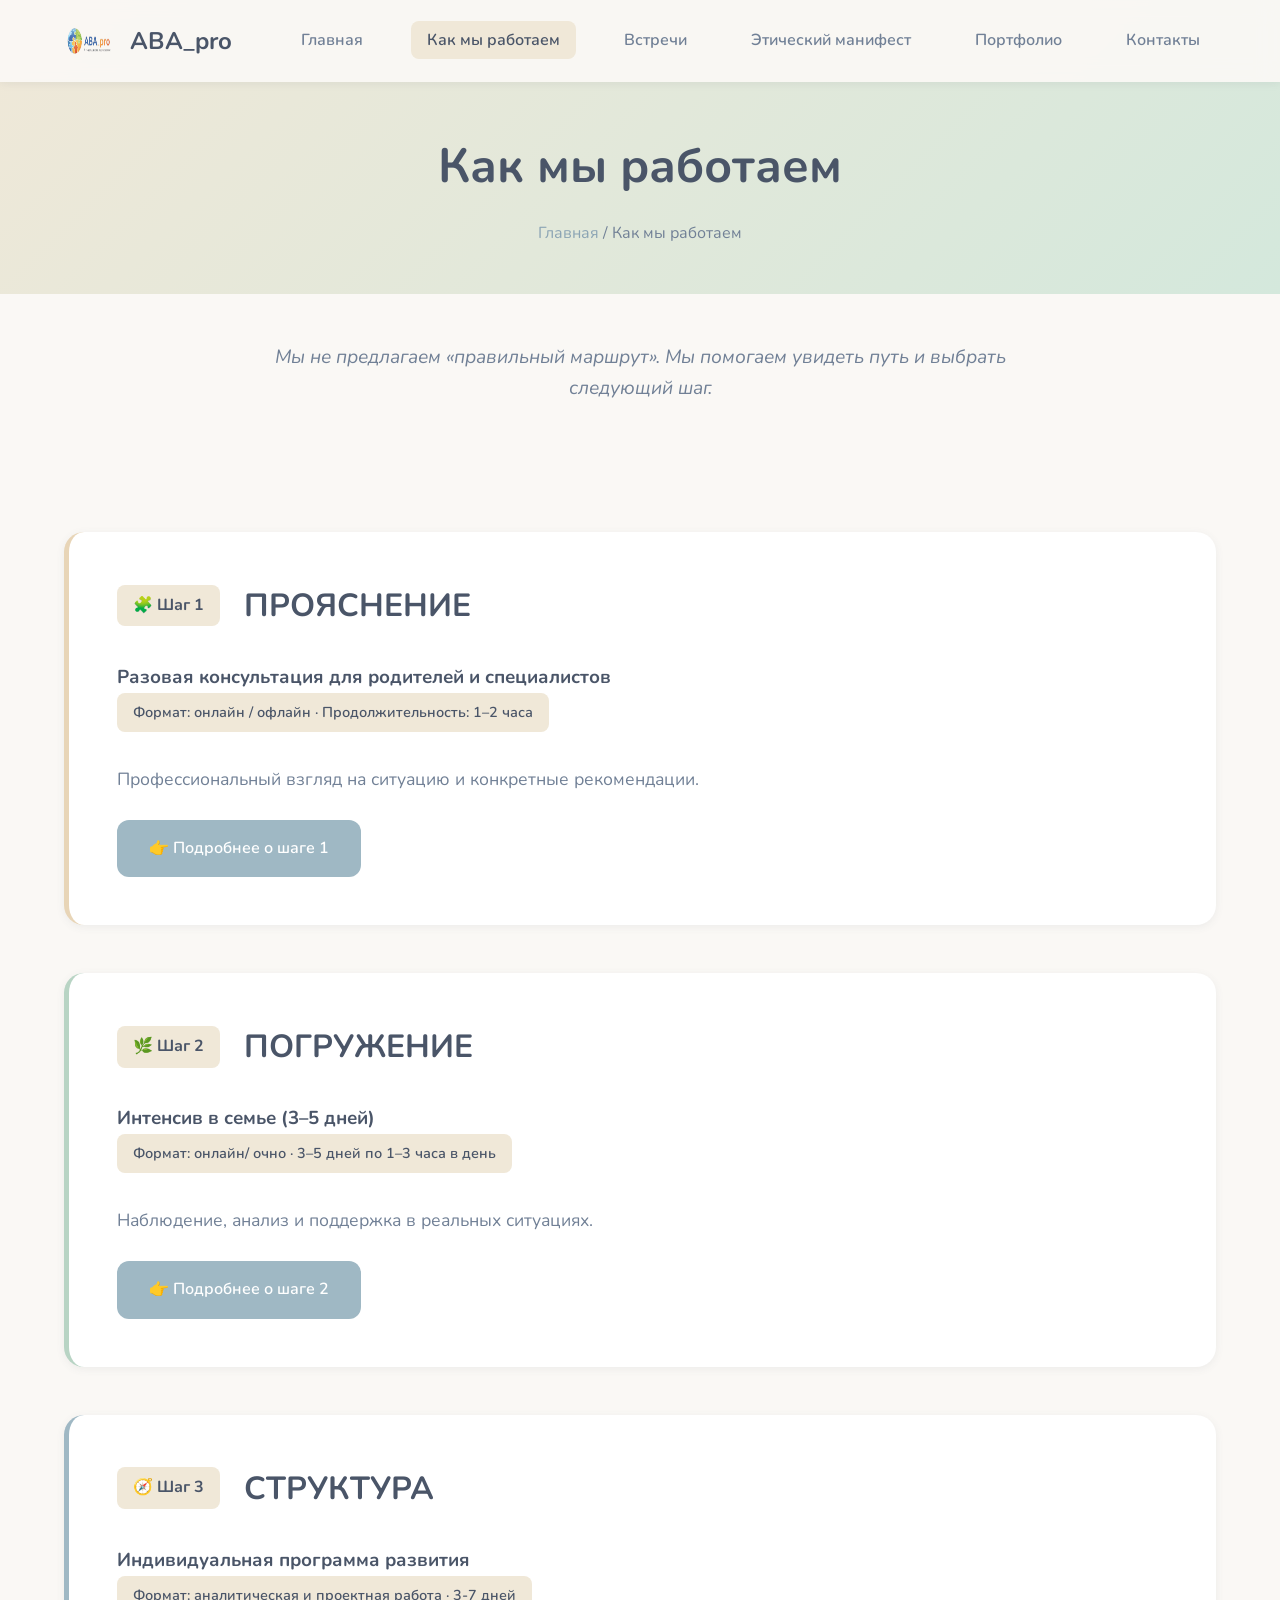
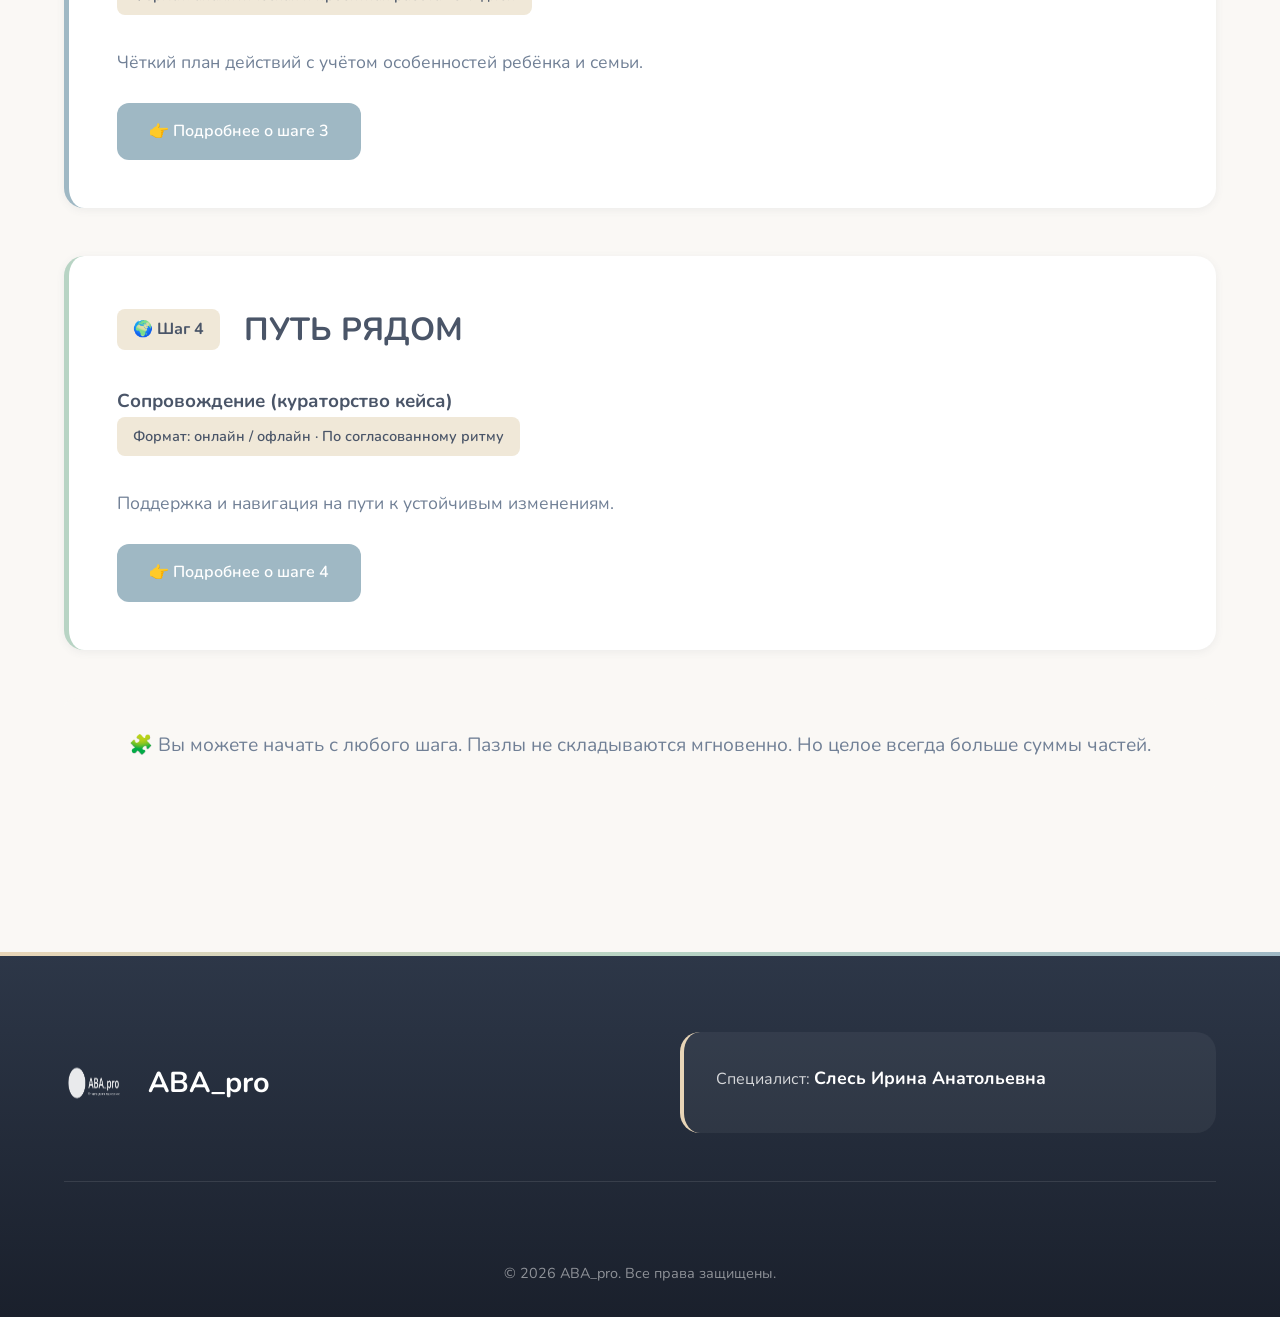
<file: program.html>
<!DOCTYPE html>
<html lang="ru">
<head>
    <meta charset="UTF-8">
    <meta name="viewport" content="width=device-width, initial-scale=1.0">
    <title>Как мы работаем — ABA_pro</title>
    <link rel="stylesheet" href="style.css">
    <link href="https://fonts.googleapis.com/css2?family=Nunito:wght@300;400;600;700&display=swap" rel="stylesheet">
</head>
<body>
    <nav class="navbar">
        <div class="container nav-container">
            <a href="index.html" class="logo">
                <img src="images/Эмблема 2,0-Picsart-BackgroundRemover.png" alt="ABA_pro" class="logo-img">
                <span class="logo-text">ABA_pro</span>
            </a>
            <ul class="nav-menu">
                <li><a href="index.html" class="nav-link">Главная</a></li>
                <li><a href="program.html" class="nav-link active">Как мы работаем</a></li>
                <li><a href="meetings.html" class="nav-link">Встречи</a></li>
                <li><a href="ethics.html" class="nav-link">Этический манифест</a></li>
                <li><a href="portfolio.html" class="nav-link">Портфолио</a></li>
                <li><a href="contacts.html" class="nav-link">Контакты</a></li>
            </ul>
            <div class="hamburger"><span></span><span></span><span></span></div>
        </div>
    </nav>

    <section class="page-header">
        <div class="container">
            <h1>Как мы работаем</h1>
            <p class="breadcrumb"><a href="index.html">Главная</a> / Как мы работаем</p>
        </div>
    </section>

    <section class="program-intro">
        <div class="container">
            <p class="intro-text">Мы не предлагаем «правильный маршрут». Мы помогаем увидеть путь и выбрать следующий шаг.</p>
        </div>
    </section>

    <section class="program-steps">
        <div class="container">
            <div class="program-step">
                <div class="step-header">
                    <div class="step-badge">🧩 Шаг 1</div>
                    <h2>ПРОЯСНЕНИЕ</h2>
                </div>
                <div class="step-content">
                    <h3>Разовая консультация для родителей и специалистов</h3>
                    <div class="step-label">Формат: онлайн / офлайн · Продолжительность: 1–2 часа</div>
                    <p class="step-desc">Профессиональный взгляд на ситуацию и конкретные рекомендации.</p>
                    <a href="clarification.html" class="btn btn-primary">👉 Подробнее о шаге 1</a>
                </div>
            </div>

            <div class="program-step">
                <div class="step-header">
                    <div class="step-badge">🌿 Шаг 2</div>
                    <h2>ПОГРУЖЕНИЕ</h2>
                </div>
                <div class="step-content">
                    <h3>Интенсив в семье (3–5 дней)</h3>
                    <div class="step-label">Формат: онлайн/ очно · 3–5 дней по 1–3 часа в день</div>
                    <p class="step-desc">Наблюдение, анализ и поддержка в реальных ситуациях.</p>
                    <a href="immersion.html" class="btn btn-primary">👉 Подробнее о шаге 2</a>
                </div>
            </div>

            <div class="program-step">
                <div class="step-header">
                    <div class="step-badge">🧭 Шаг 3</div>
                    <h2>СТРУКТУРА</h2>
                </div>
                <div class="step-content">
                    <h3>Индивидуальная программа развития</h3>
                    <div class="step-label">Формат: аналитическая и проектная работа · 3-7 дней</div>
                    <p class="step-desc">Чёткий план действий с учётом особенностей ребёнка и семьи.</p>
                    <a href="structure.html" class="btn btn-primary">👉 Подробнее о шаге 3</a>
                </div>
            </div>

            <div class="program-step">
                <div class="step-header">
                    <div class="step-badge">🌍 Шаг 4</div>
                    <h2>ПУТЬ РЯДОМ</h2>
                </div>
                <div class="step-content">
                    <h3>Сопровождение (кураторство кейса)</h3>
                    <div class="step-label">Формат: онлайн / офлайн · По согласованному ритму</div>
                    <p class="step-desc">Поддержка и навигация на пути к устойчивым изменениям.</p>
                    <a href="support.html" class="btn btn-primary">👉 Подробнее о шаге 4</a>
                </div>
            </div>

            <div class="program-final-note">
                <p>🧩 Вы можете начать с любого шага. Пазлы не складываются мгновенно. Но целое всегда больше суммы частей.</p>
            </div>
        </div>
    </section>

    <footer class="footer">
        <div class="container">
            <div class="footer-content">
                <div class="footer-logo"><img src="images/Эмблема 2,0-Picsart-BackgroundRemover.png" alt="ABA_pro" class="logo-img"><span class="logo-text">ABA_pro</span></div>
                <div class="footer-specialist"><p>Специалист: <strong>Слесь Ирина Анатольевна</strong></p></div>
            </div>
            <div class="footer-bottom"><p>&copy; 2026 ABA_pro. Все права защищены.</p></div>
        </div>
    </footer>
    <script src="script.js"></script>
</body>
</html>
</file>
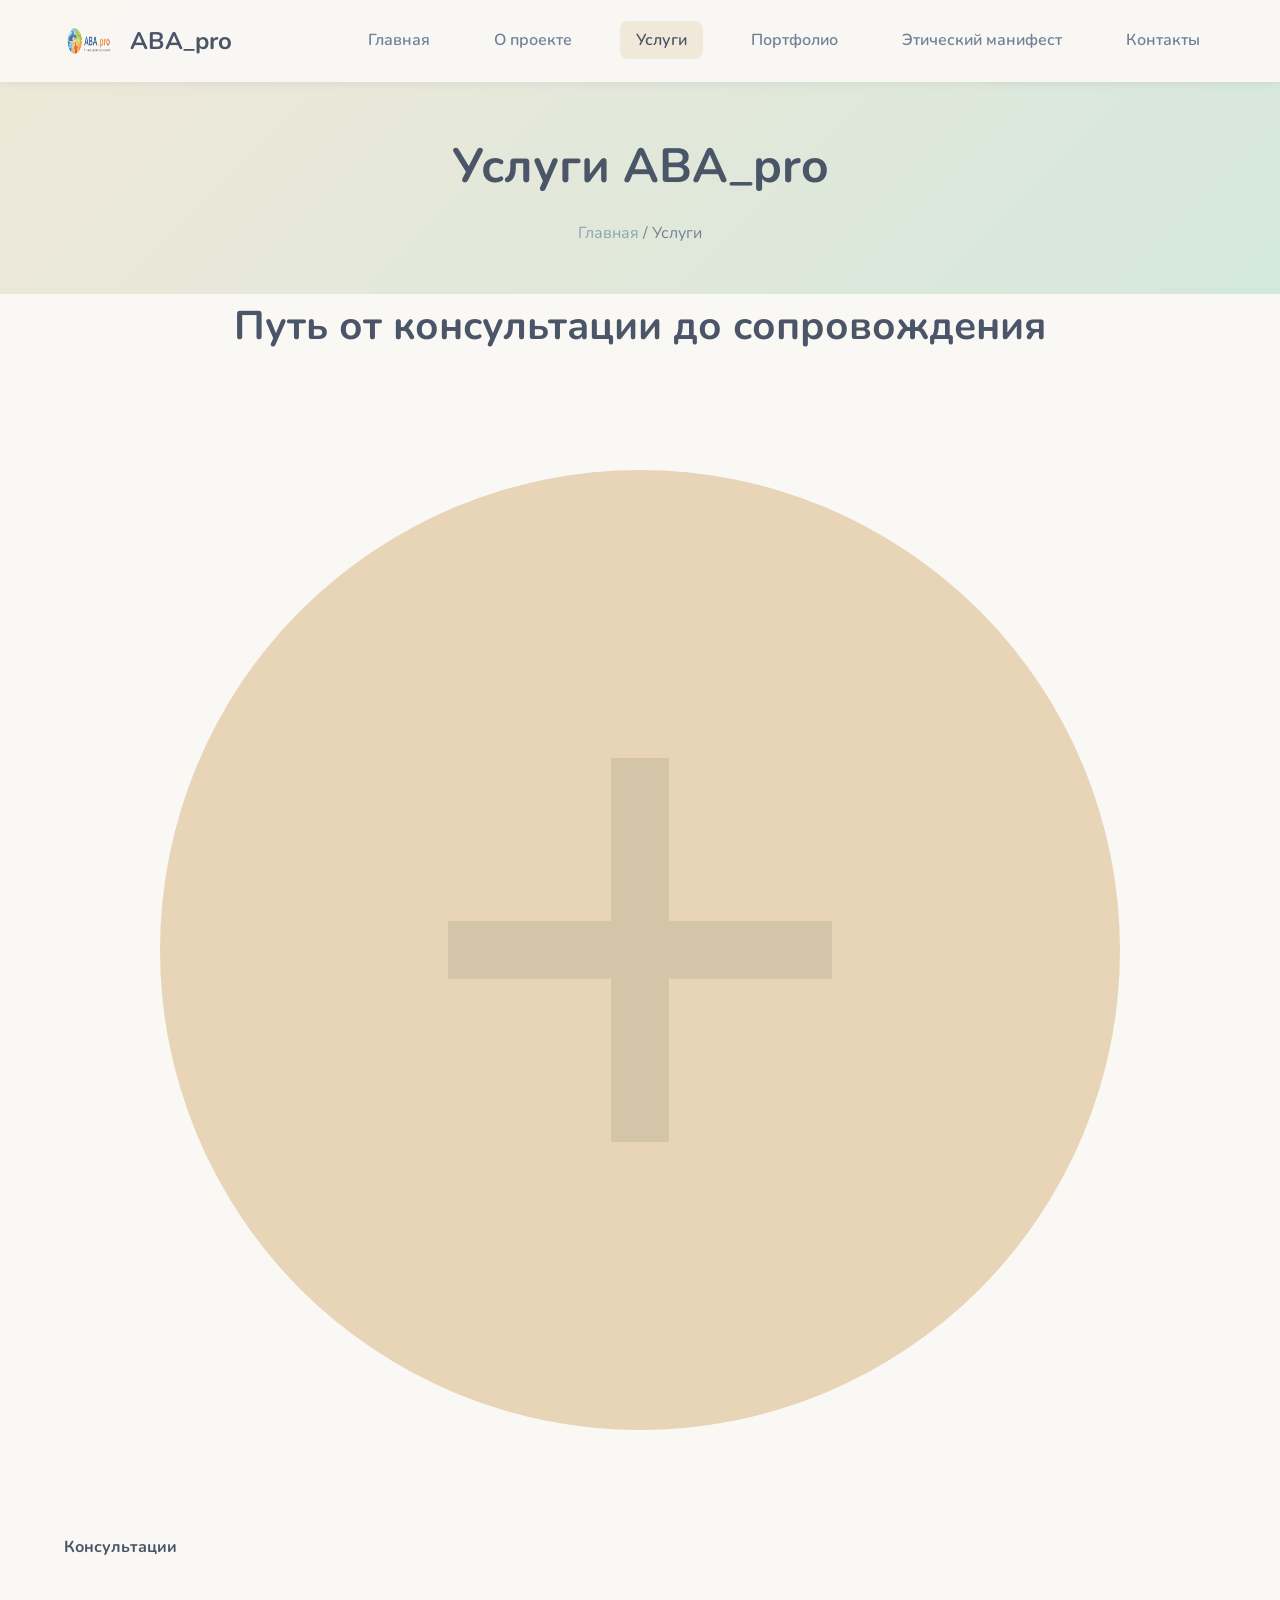
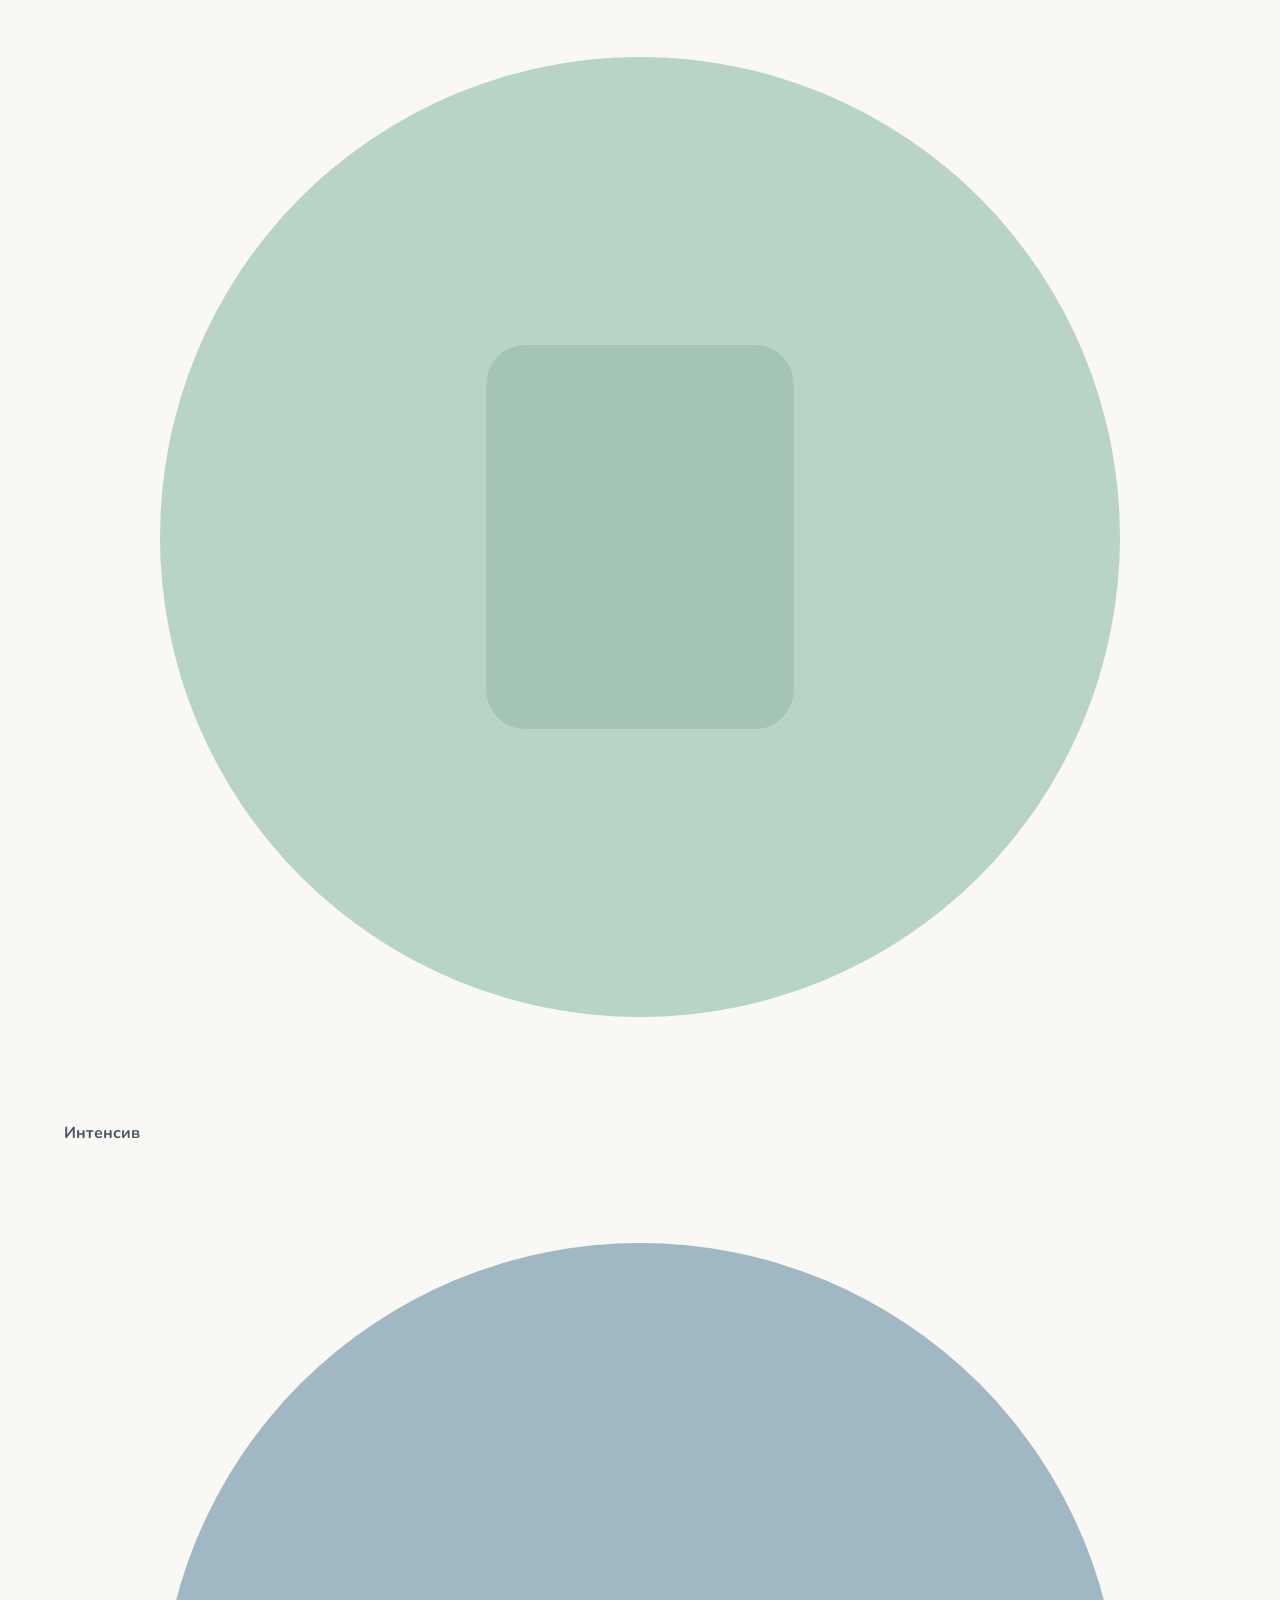
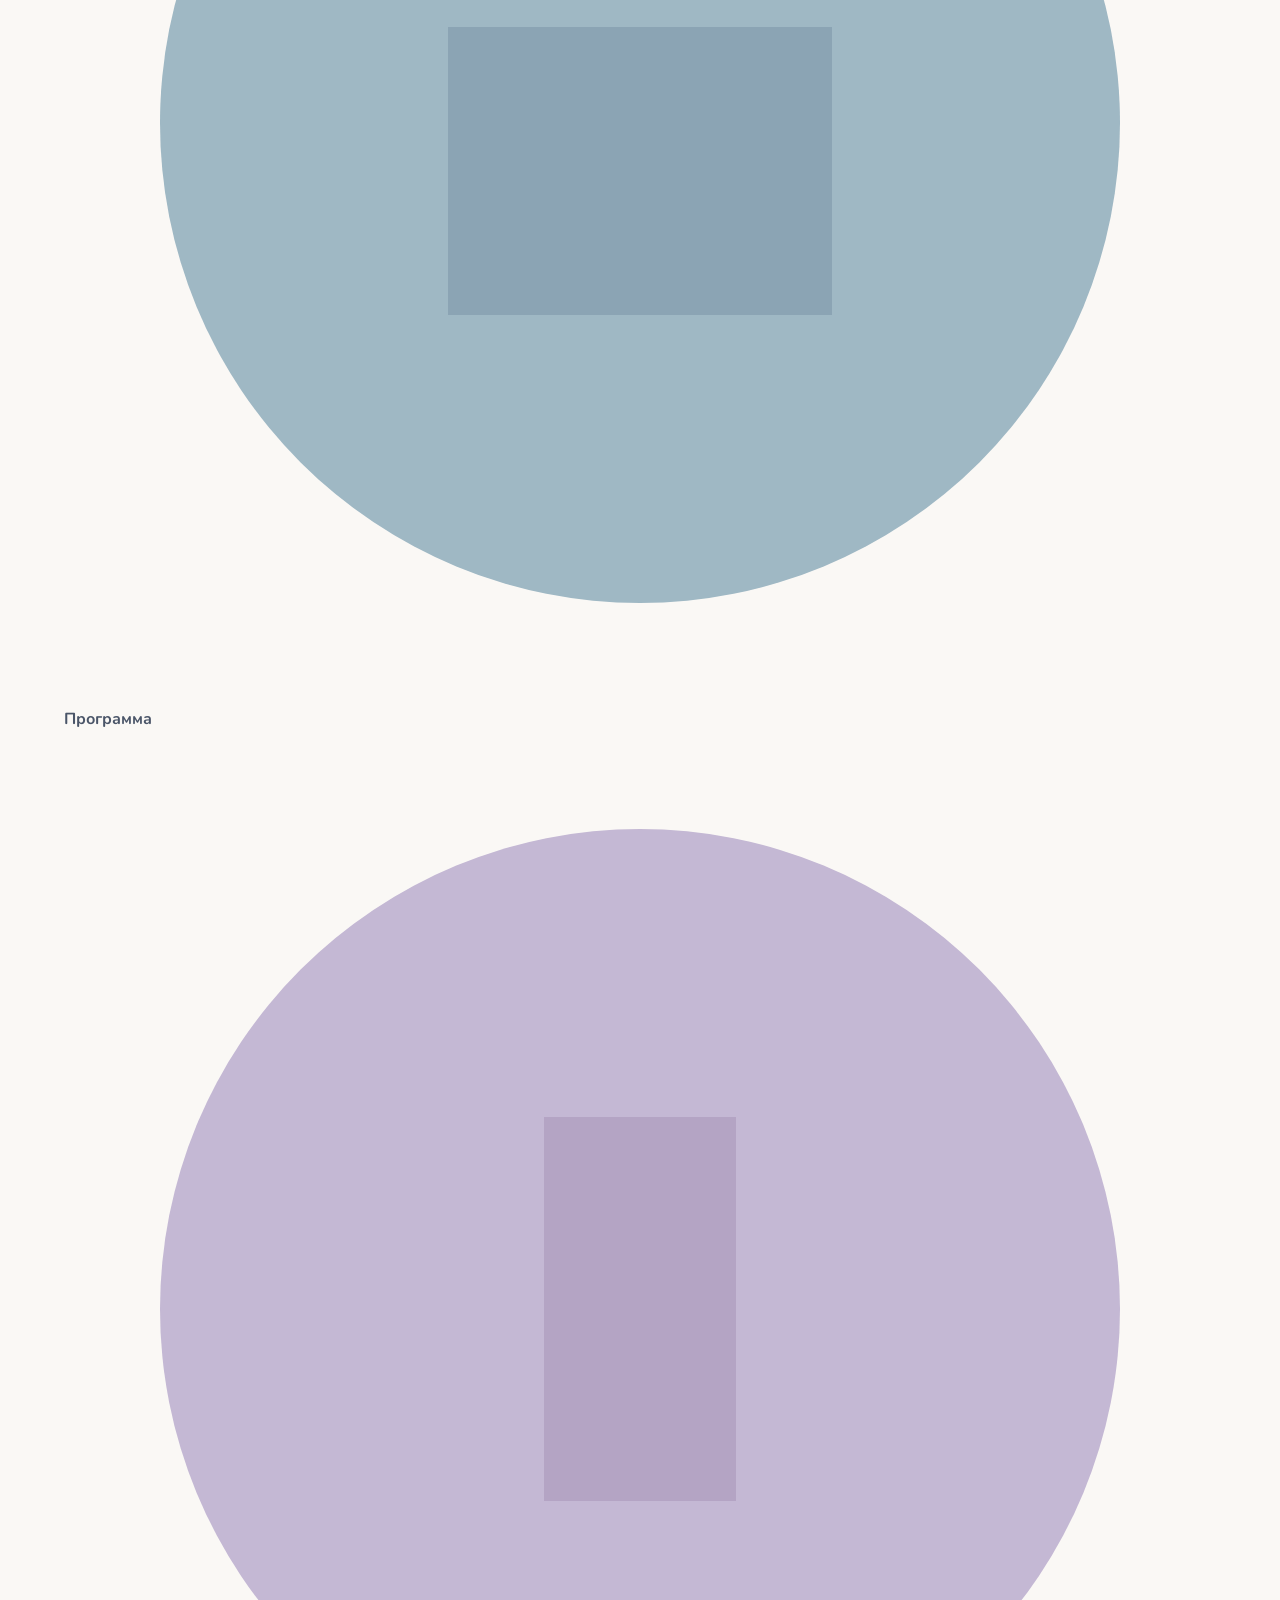
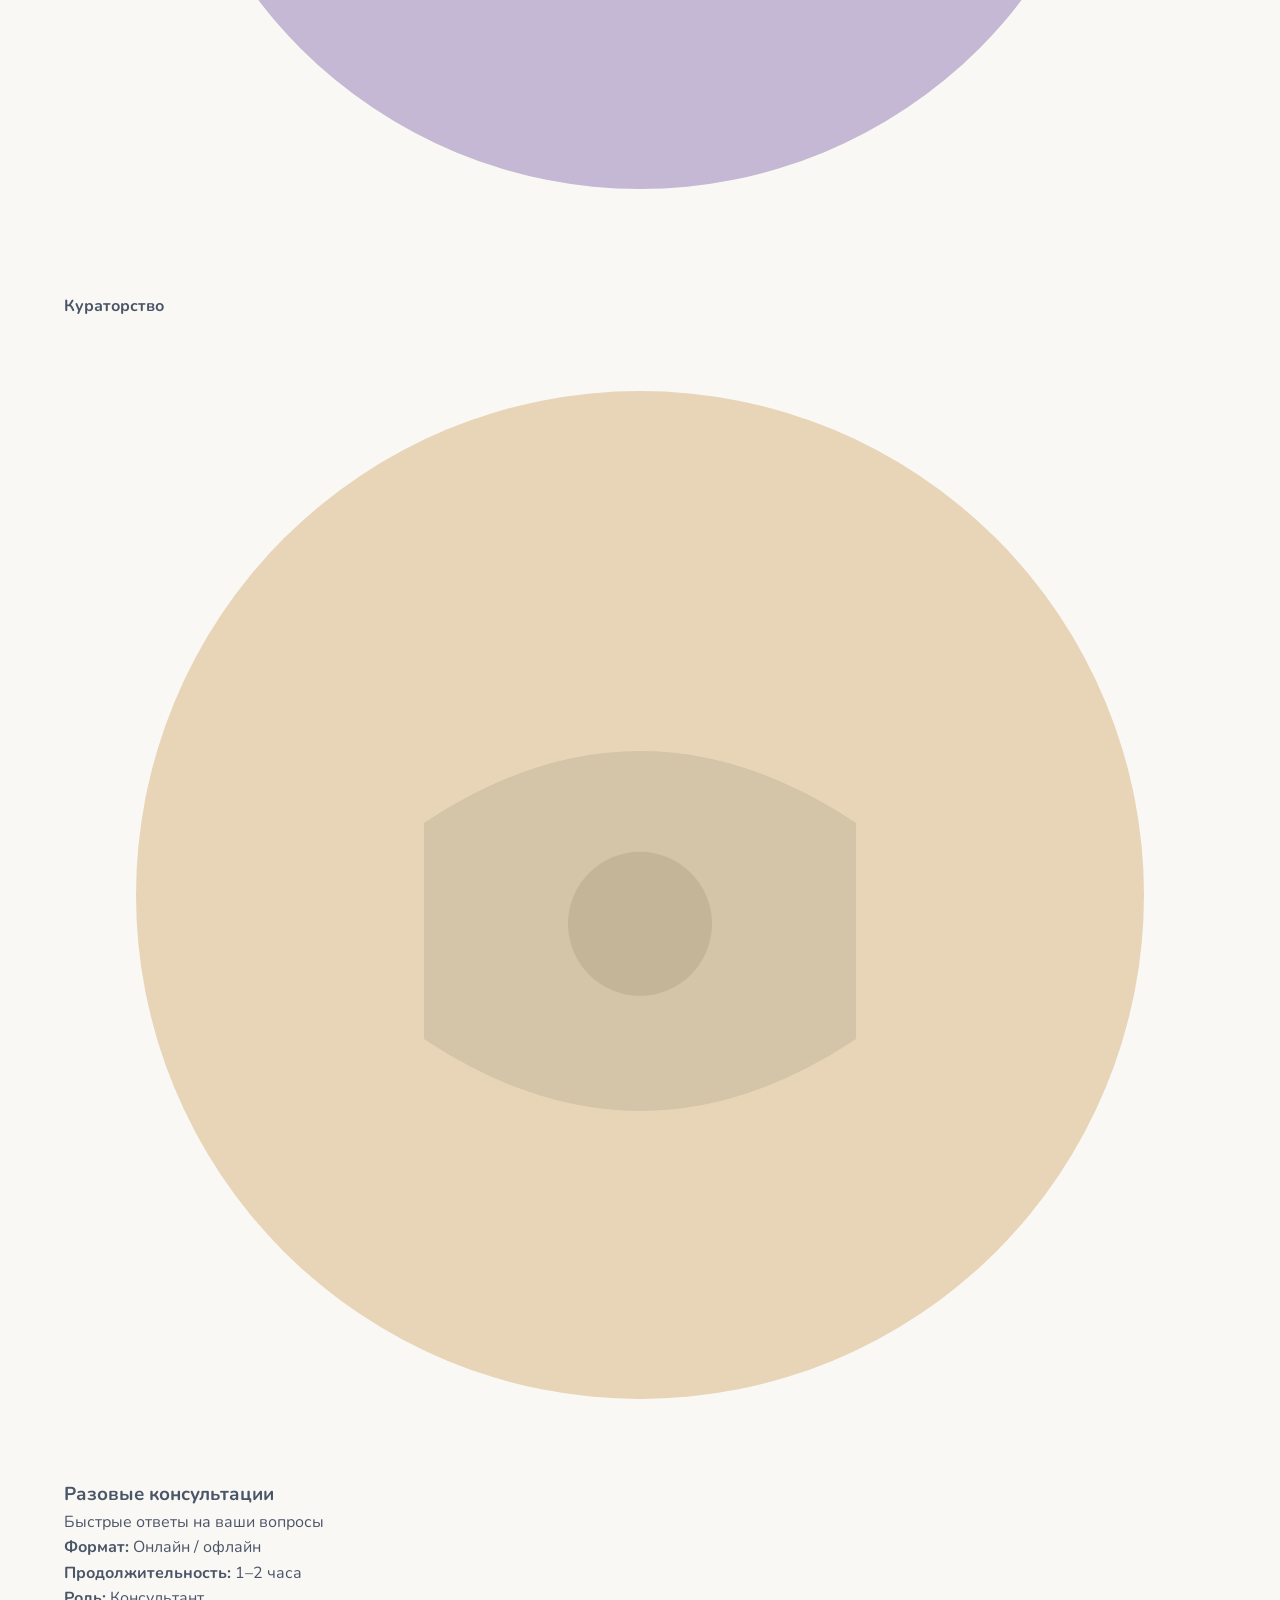
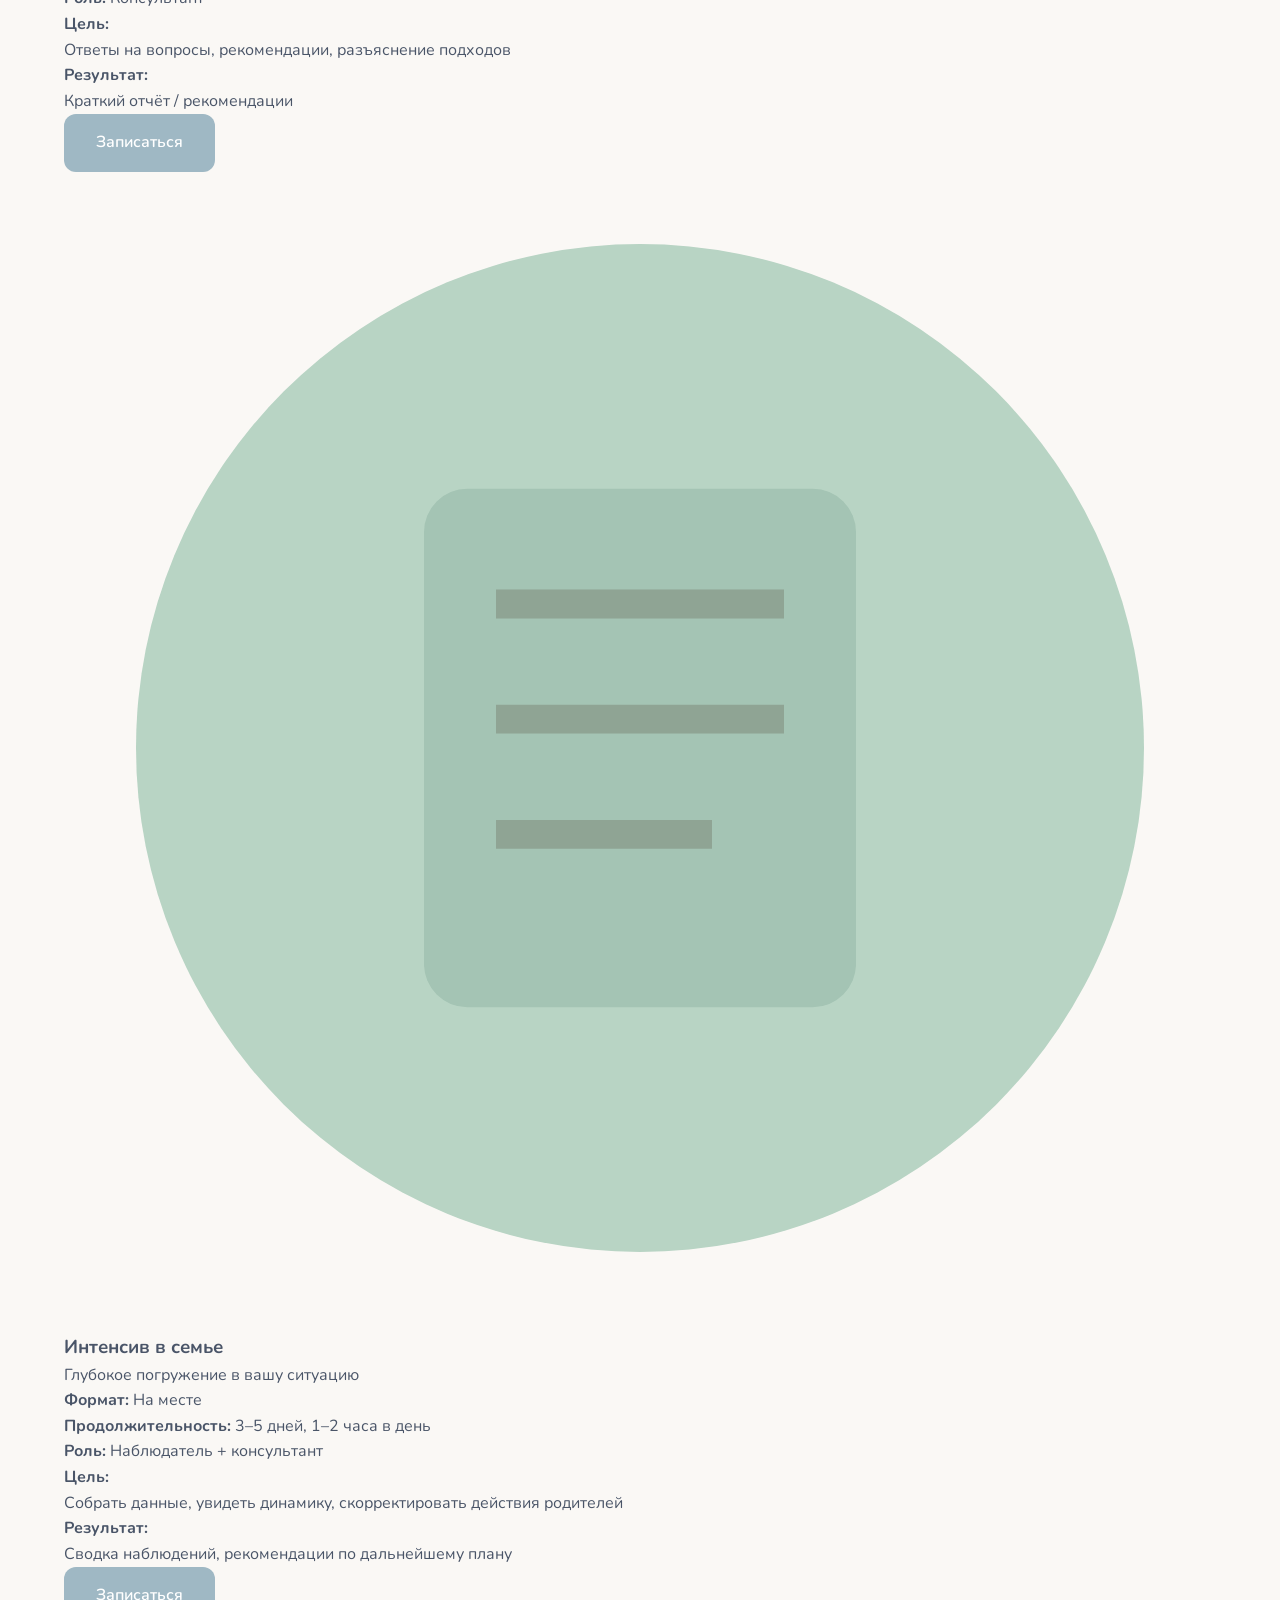
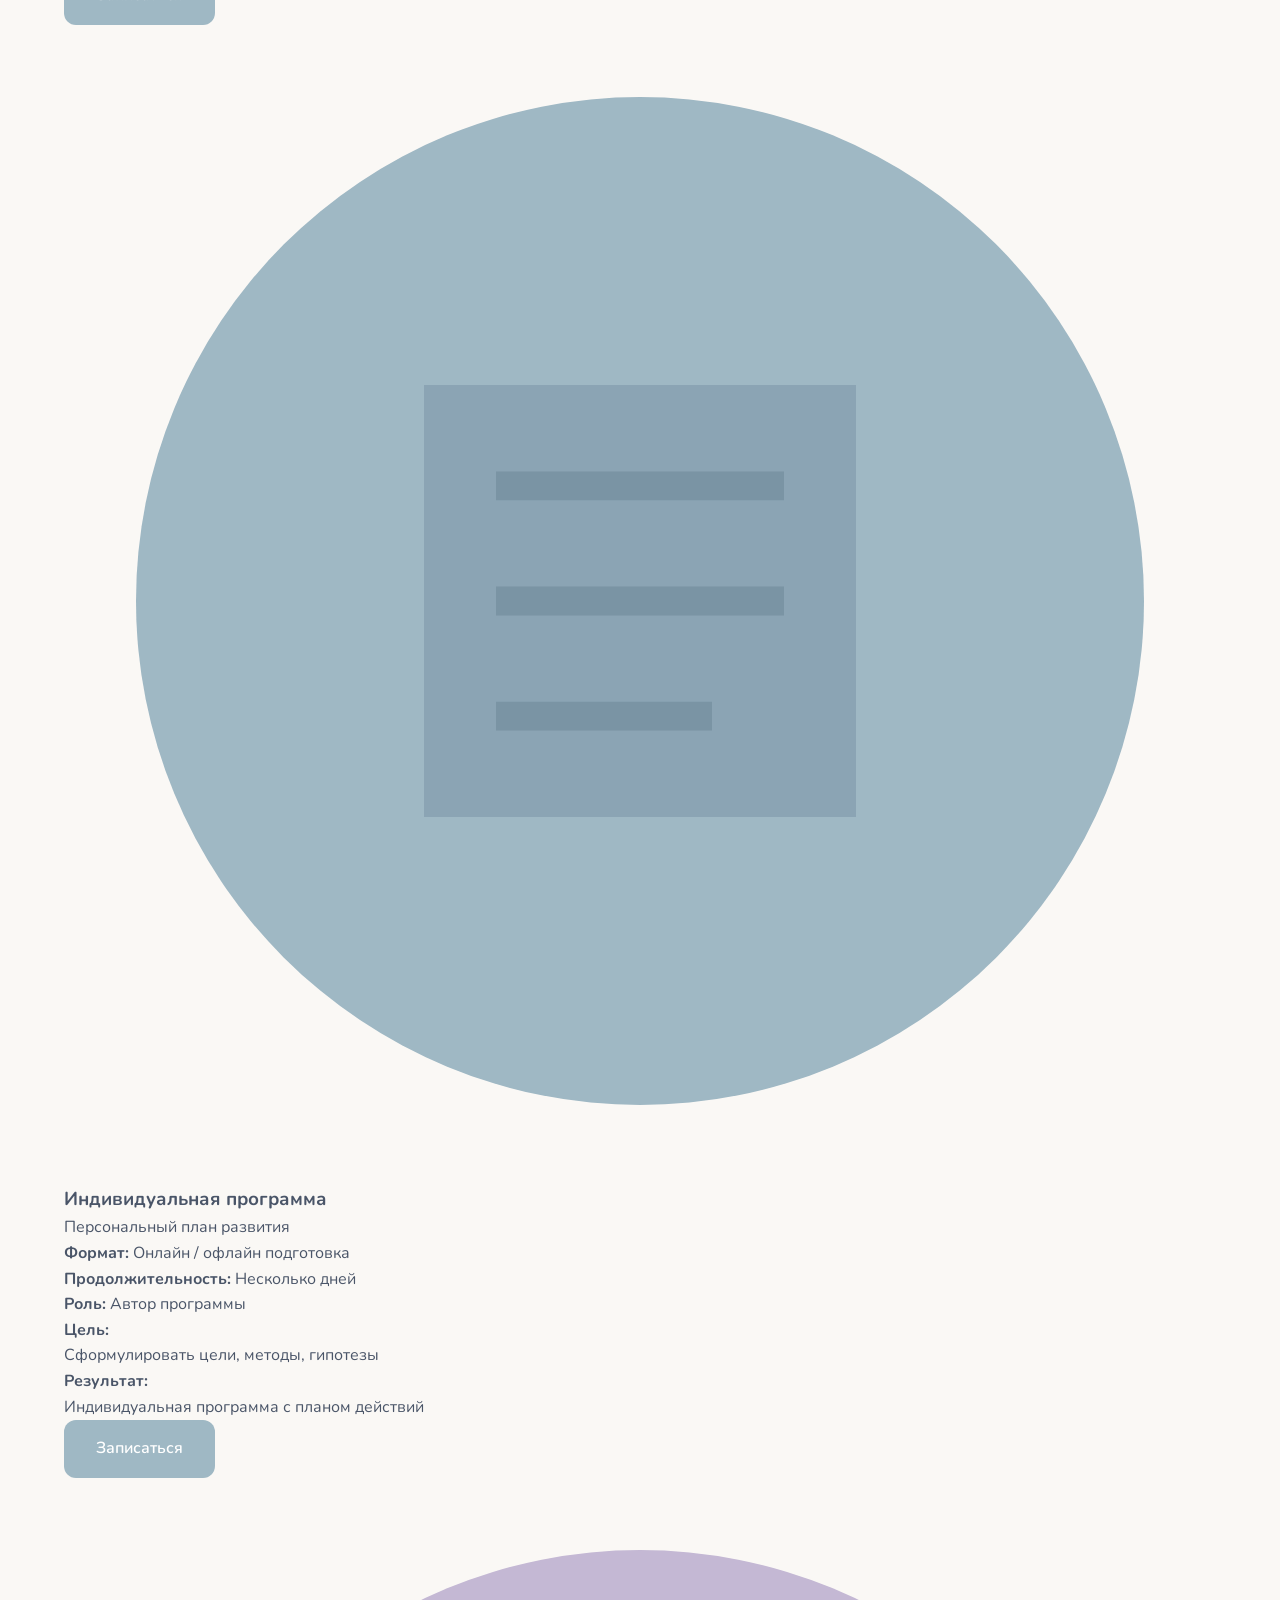
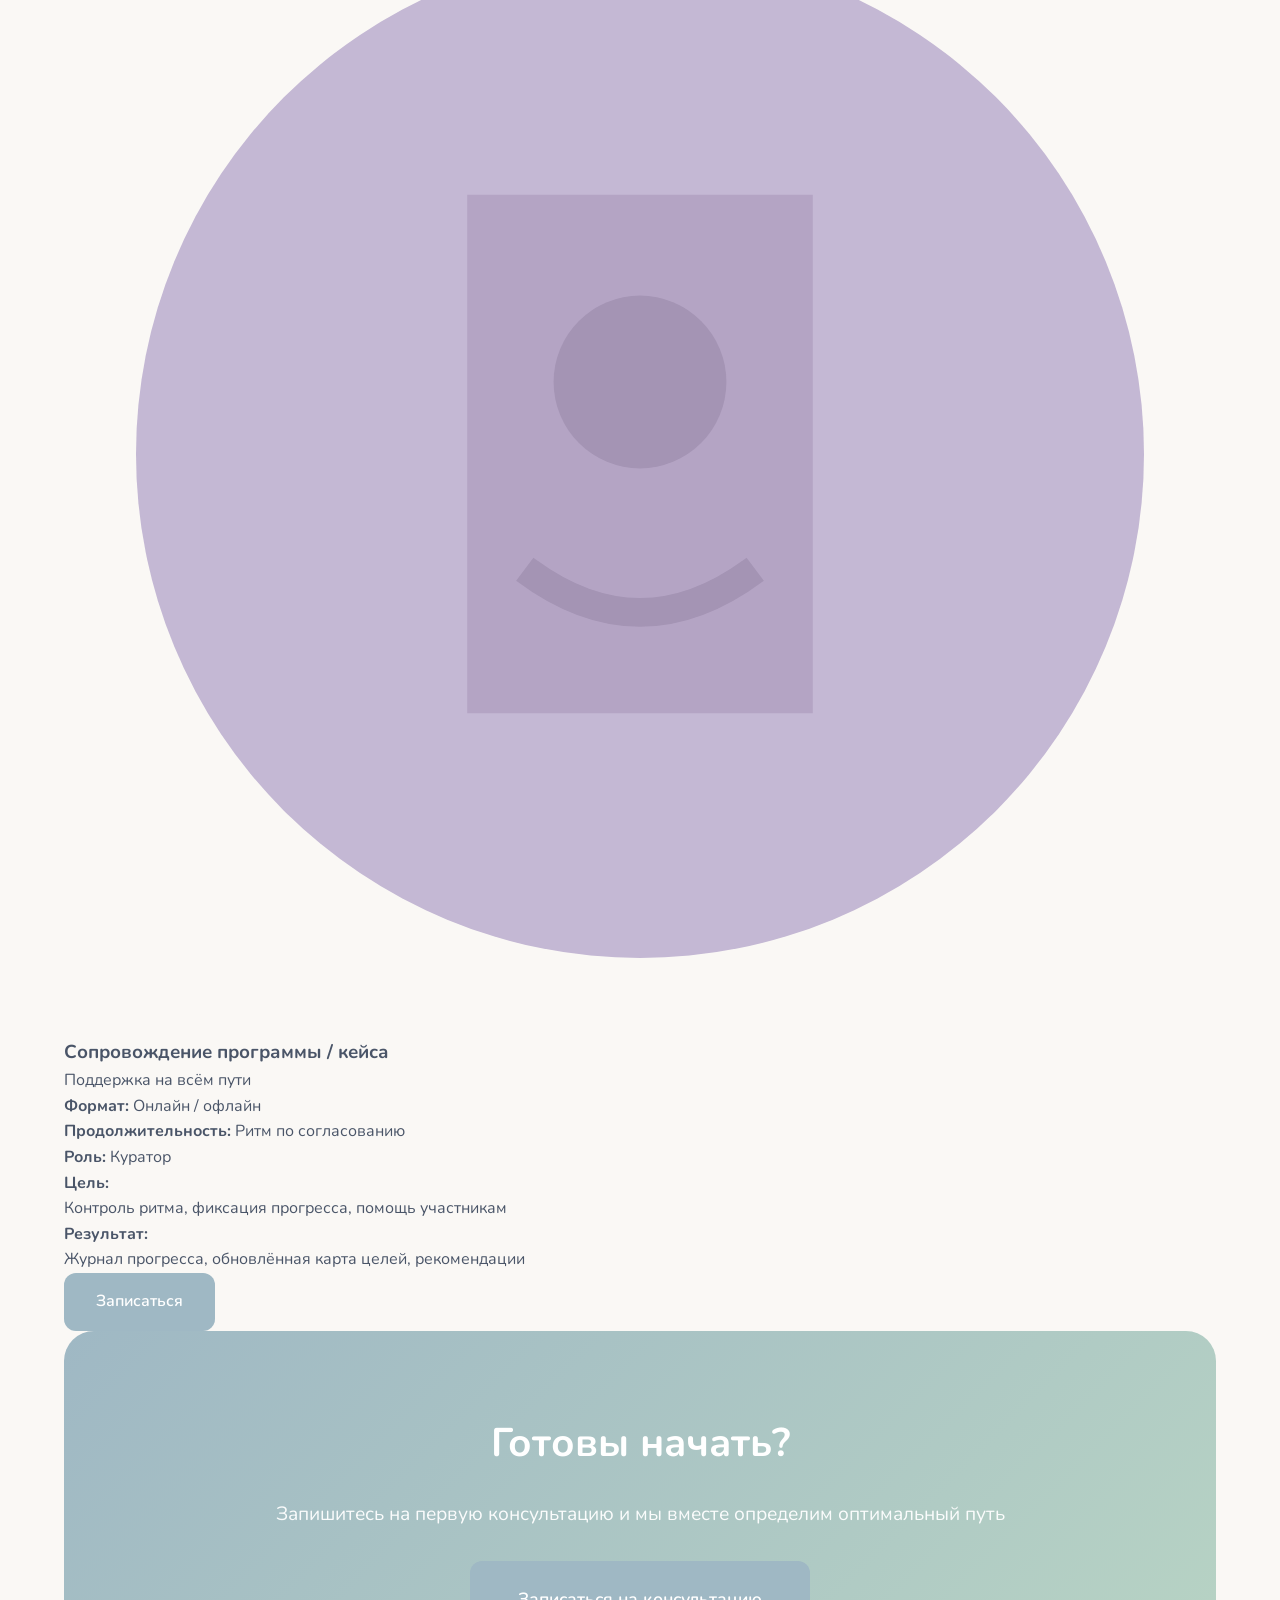
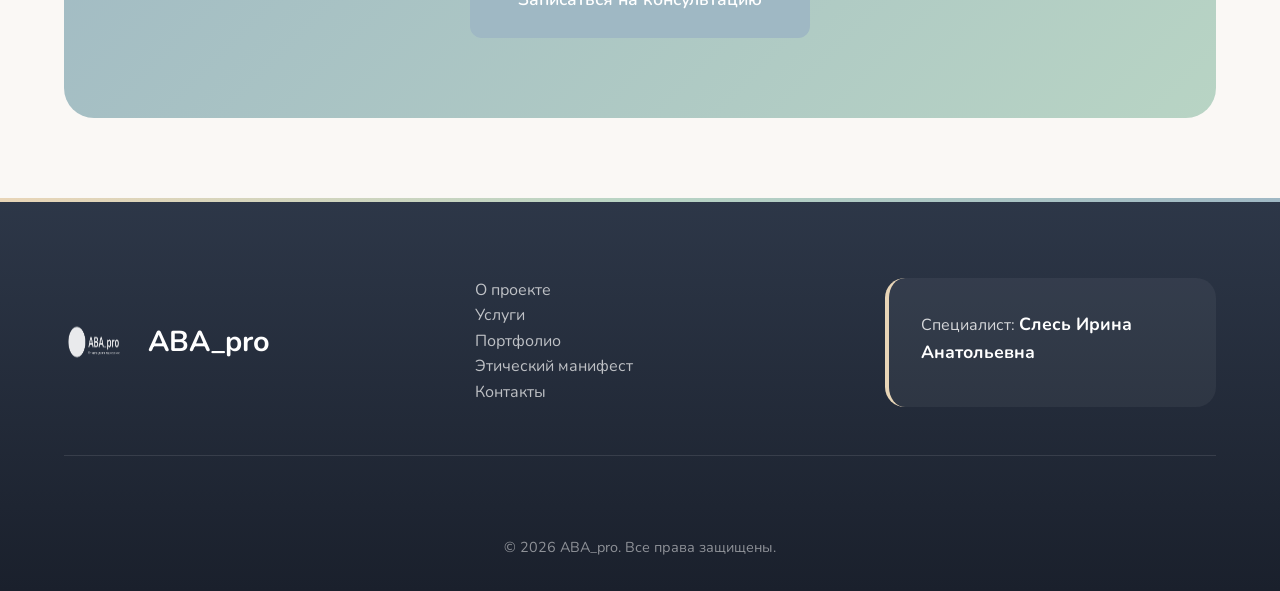
<file: services.html>
<!DOCTYPE html>
<html lang="ru">
<head>
    <meta charset="UTF-8">
    <meta name="viewport" content="width=device-width, initial-scale=1.0">
    <meta name="description" content="Услуги ABA_pro: разовые консультации, интенсив в семье, индивидуальная программа развития, сопровождение программы.">
    <title>Услуги — ABA_pro</title>
    <link rel="stylesheet" href="style.css">
    <link href="https://fonts.googleapis.com/css2?family=Nunito:wght@300;400;600;700&display=swap" rel="stylesheet">
</head>
<body>
    <nav class="navbar">
        <div class="container nav-container">
            <a href="index.html" class="logo">
                <img src="images/Эмблема 2,0-Picsart-BackgroundRemover.png" alt="ABA_pro" class="logo-img">
                <span class="logo-text">ABA_pro</span>
            </a>
            <ul class="nav-menu">
                <li><a href="index.html" class="nav-link">Главная</a></li>
                <li><a href="about.html" class="nav-link">О проекте</a></li>
                <li><a href="services.html" class="nav-link active">Услуги</a></li>
                <li><a href="portfolio.html" class="nav-link">Портфолио</a></li>
                <li><a href="ethics.html" class="nav-link">Этический манифест</a></li>
                <li><a href="contacts.html" class="nav-link">Контакты</a></li>
            </ul>
            <div class="hamburger">
                <span></span>
                <span></span>
                <span></span>
            </div>
        </div>
    </nav>

    <section class="page-header">
        <div class="container">
            <h1>Услуги ABA_pro</h1>
            <p class="breadcrumb"><a href="index.html">Главная</a> / Услуги</p>
        </div>
    </section>

    <section class="services-path">
        <div class="container">
            <h2 class="section-title">Путь от консультации до сопровождения</h2>
            <div class="path-visual">
                <div class="path-connector"></div>
                <div class="path-node">
                    <div class="node-icon">
                        <svg viewBox="0 0 60 60">
                            <circle cx="30" cy="30" r="25" fill="#E8D5B7"/>
                            <path d="M 20,30 L 40,30 M 30,20 L 30,40" stroke="#D4C4A8" stroke-width="3"/>
                        </svg>
                    </div>
                    <h4>Консультации</h4>
                </div>
                <div class="path-node">
                    <div class="node-icon">
                        <svg viewBox="0 0 60 60">
                            <circle cx="30" cy="30" r="25" fill="#B8D4C4"/>
                            <rect x="22" y="20" width="16" height="20" fill="#A4C4B4" rx="2"/>
                        </svg>
                    </div>
                    <h4>Интенсив</h4>
                </div>
                <div class="path-node">
                    <div class="node-icon">
                        <svg viewBox="0 0 60 60">
                            <circle cx="30" cy="30" r="25" fill="#9FB8C4"/>
                            <path d="M 20,25 L 40,25 L 40,40 L 20,40 Z" fill="#8BA4B4"/>
                        </svg>
                    </div>
                    <h4>Программа</h4>
                </div>
                <div class="path-node">
                    <div class="node-icon">
                        <svg viewBox="0 0 60 60">
                            <circle cx="30" cy="30" r="25" fill="#C4B8D4"/>
                            <path d="M 25,20 L 35,20 L 35,40 L 25,40 Z" fill="#B4A4C4"/>
                        </svg>
                    </div>
                    <h4>Кураторство</h4>
                </div>
            </div>
        </div>
    </section>

    <section class="services-list">
        <div class="container">
            <!-- Service 1 -->
            <div class="service-card">
                <div class="service-header">
                    <div class="service-icon">
                        <svg viewBox="0 0 80 80">
                            <circle cx="40" cy="40" r="35" fill="#E8D5B7"/>
                            <path d="M 25,35 Q 40,25 55,35 L 55,50 Q 40,60 25,50 Z" fill="#D4C4A8"/>
                            <circle cx="40" cy="42" r="5" fill="#C4B498"/>
                        </svg>
                    </div>
                    <div class="service-title-block">
                        <h3>Разовые консультации</h3>
                        <p class="service-subtitle">Быстрые ответы на ваши вопросы</p>
                    </div>
                </div>
                <div class="service-body">
                    <div class="service-details">
                        <div class="detail-item">
                            <strong>Формат:</strong> Онлайн / офлайн
                        </div>
                        <div class="detail-item">
                            <strong>Продолжительность:</strong> 1–2 часа
                        </div>
                        <div class="detail-item">
                            <strong>Роль:</strong> Консультант
                        </div>
                    </div>
                    <div class="service-description">
                        <h4>Цель:</h4>
                        <p>Ответы на вопросы, рекомендации, разъяснение подходов</p>
                        <h4>Результат:</h4>
                        <p>Краткий отчёт / рекомендации</p>
                    </div>
                    <a href="contacts.html" class="btn btn-primary">Записаться</a>
                </div>
            </div>

            <!-- Service 2 -->
            <div class="service-card">
                <div class="service-header">
                    <div class="service-icon">
                        <svg viewBox="0 0 80 80">
                            <circle cx="40" cy="40" r="35" fill="#B8D4C4"/>
                            <rect x="25" y="22" width="30" height="36" fill="#A4C4B4" rx="3"/>
                            <line x1="30" y1="30" x2="50" y2="30" stroke="#8FA494" stroke-width="2"/>
                            <line x1="30" y1="38" x2="50" y2="38" stroke="#8FA494" stroke-width="2"/>
                            <line x1="30" y1="46" x2="45" y2="46" stroke="#8FA494" stroke-width="2"/>
                        </svg>
                    </div>
                    <div class="service-title-block">
                        <h3>Интенсив в семье</h3>
                        <p class="service-subtitle">Глубокое погружение в вашу ситуацию</p>
                    </div>
                </div>
                <div class="service-body">
                    <div class="service-details">
                        <div class="detail-item">
                            <strong>Формат:</strong> На месте
                        </div>
                        <div class="detail-item">
                            <strong>Продолжительность:</strong> 3–5 дней, 1–2 часа в день
                        </div>
                        <div class="detail-item">
                            <strong>Роль:</strong> Наблюдатель + консультант
                        </div>
                    </div>
                    <div class="service-description">
                        <h4>Цель:</h4>
                        <p>Собрать данные, увидеть динамику, скорректировать действия родителей</p>
                        <h4>Результат:</h4>
                        <p>Сводка наблюдений, рекомендации по дальнейшему плану</p>
                    </div>
                    <a href="contacts.html" class="btn btn-primary">Записаться</a>
                </div>
            </div>

            <!-- Service 3 -->
            <div class="service-card">
                <div class="service-header">
                    <div class="service-icon">
                        <svg viewBox="0 0 80 80">
                            <circle cx="40" cy="40" r="35" fill="#9FB8C4"/>
                            <path d="M 25,25 L 55,25 L 55,55 L 25,55 Z" fill="#8BA4B4"/>
                            <line x1="30" y1="32" x2="50" y2="32" stroke="#7A94A4" stroke-width="2"/>
                            <line x1="30" y1="40" x2="50" y2="40" stroke="#7A94A4" stroke-width="2"/>
                            <line x1="30" y1="48" x2="45" y2="48" stroke="#7A94A4" stroke-width="2"/>
                        </svg>
                    </div>
                    <div class="service-title-block">
                        <h3>Индивидуальная программа</h3>
                        <p class="service-subtitle">Персональный план развития</p>
                    </div>
                </div>
                <div class="service-body">
                    <div class="service-details">
                        <div class="detail-item">
                            <strong>Формат:</strong> Онлайн / офлайн подготовка
                        </div>
                        <div class="detail-item">
                            <strong>Продолжительность:</strong> Несколько дней
                        </div>
                        <div class="detail-item">
                            <strong>Роль:</strong> Автор программы
                        </div>
                    </div>
                    <div class="service-description">
                        <h4>Цель:</h4>
                        <p>Сформулировать цели, методы, гипотезы</p>
                        <h4>Результат:</h4>
                        <p>Индивидуальная программа с планом действий</p>
                    </div>
                    <a href="contacts.html" class="btn btn-primary">Записаться</a>
                </div>
            </div>

            <!-- Service 4 -->
            <div class="service-card">
                <div class="service-header">
                    <div class="service-icon">
                        <svg viewBox="0 0 80 80">
                            <circle cx="40" cy="40" r="35" fill="#C4B8D4"/>
                            <path d="M 28,22 L 52,22 L 52,58 L 28,58 Z" fill="#B4A4C4"/>
                            <circle cx="40" cy="35" r="6" fill="#A494B4"/>
                            <path d="M 32,48 Q 40,54 48,48" stroke="#A494B4" stroke-width="2" fill="none"/>
                        </svg>
                    </div>
                    <div class="service-title-block">
                        <h3>Сопровождение программы / кейса</h3>
                        <p class="service-subtitle">Поддержка на всём пути</p>
                    </div>
                </div>
                <div class="service-body">
                    <div class="service-details">
                        <div class="detail-item">
                            <strong>Формат:</strong> Онлайн / офлайн
                        </div>
                        <div class="detail-item">
                            <strong>Продолжительность:</strong> Ритм по согласованию
                        </div>
                        <div class="detail-item">
                            <strong>Роль:</strong> Куратор
                        </div>
                    </div>
                    <div class="service-description">
                        <h4>Цель:</h4>
                        <p>Контроль ритма, фиксация прогресса, помощь участникам</p>
                        <h4>Результат:</h4>
                        <p>Журнал прогресса, обновлённая карта целей, рекомендации</p>
                    </div>
                    <a href="contacts.html" class="btn btn-primary">Записаться</a>
                </div>
            </div>
        </div>
    </section>

    <section class="services-cta">
        <div class="container">
            <div class="cta-box">
                <h2>Готовы начать?</h2>
                <p>Запишитесь на первую консультацию и мы вместе определим оптимальный путь</p>
                <a href="contacts.html" class="btn btn-primary btn-large">Записаться на консультацию</a>
            </div>
        </div>
    </section>

    <footer class="footer">
        <div class="container">
            <div class="footer-content">
                <div class="footer-logo">
                    <img src="images/Эмблема 2,0-Picsart-BackgroundRemover.png" alt="ABA_pro" class="logo-img">
                    <span class="logo-text">ABA_pro</span>
                </div>
                <div class="footer-links">
                    <a href="about.html">О проекте</a>
                    <a href="services.html">Услуги</a>
                    <a href="portfolio.html">Портфолио</a>
                    <a href="ethics.html">Этический манифест</a>
                    <a href="contacts.html">Контакты</a>
                </div>
                <div class="footer-specialist">
                    <p>Специалист: <strong>Слесь Ирина Анатольевна</strong></p>
                </div>
            </div>
            <div class="footer-bottom">
                <p>&copy; 2026 ABA_pro. Все права защищены.</p>
            </div>
        </div>
    </footer>

    <script src="script.js"></script>
</body>
</html>
</file>
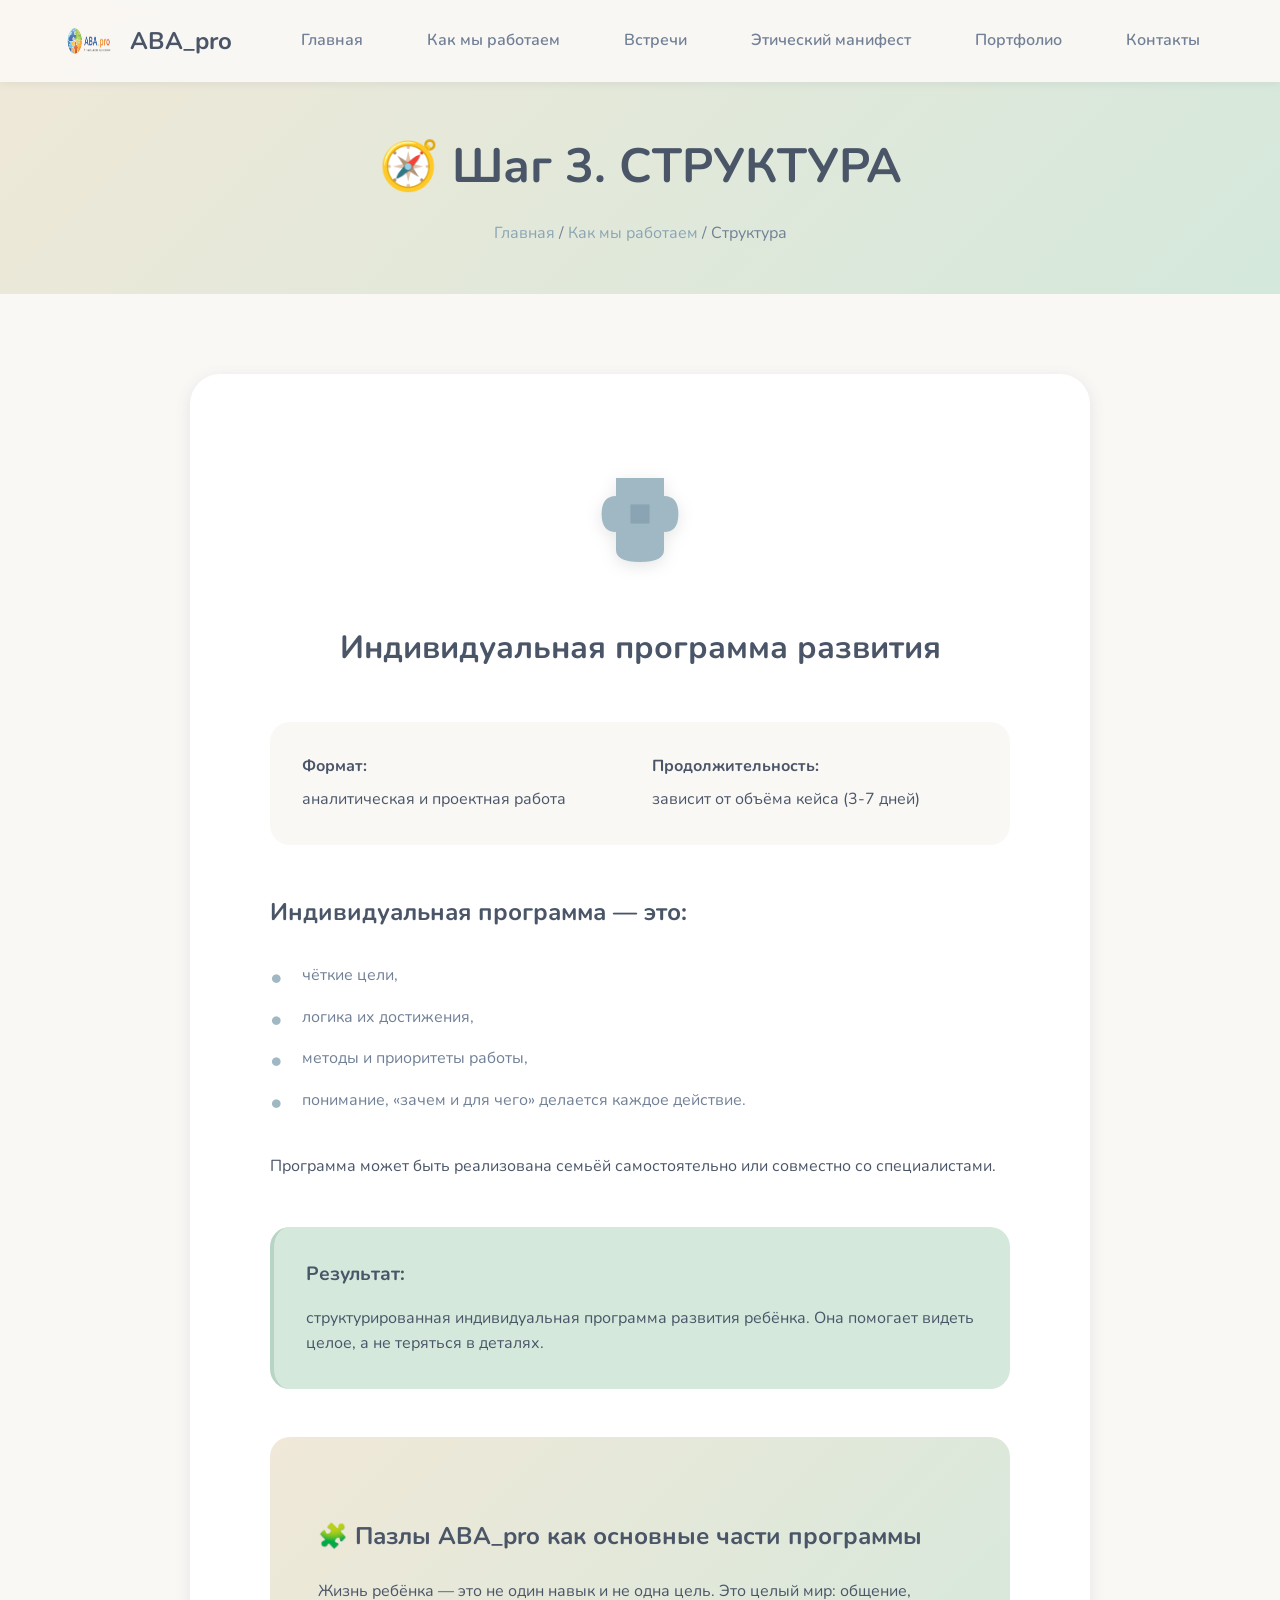
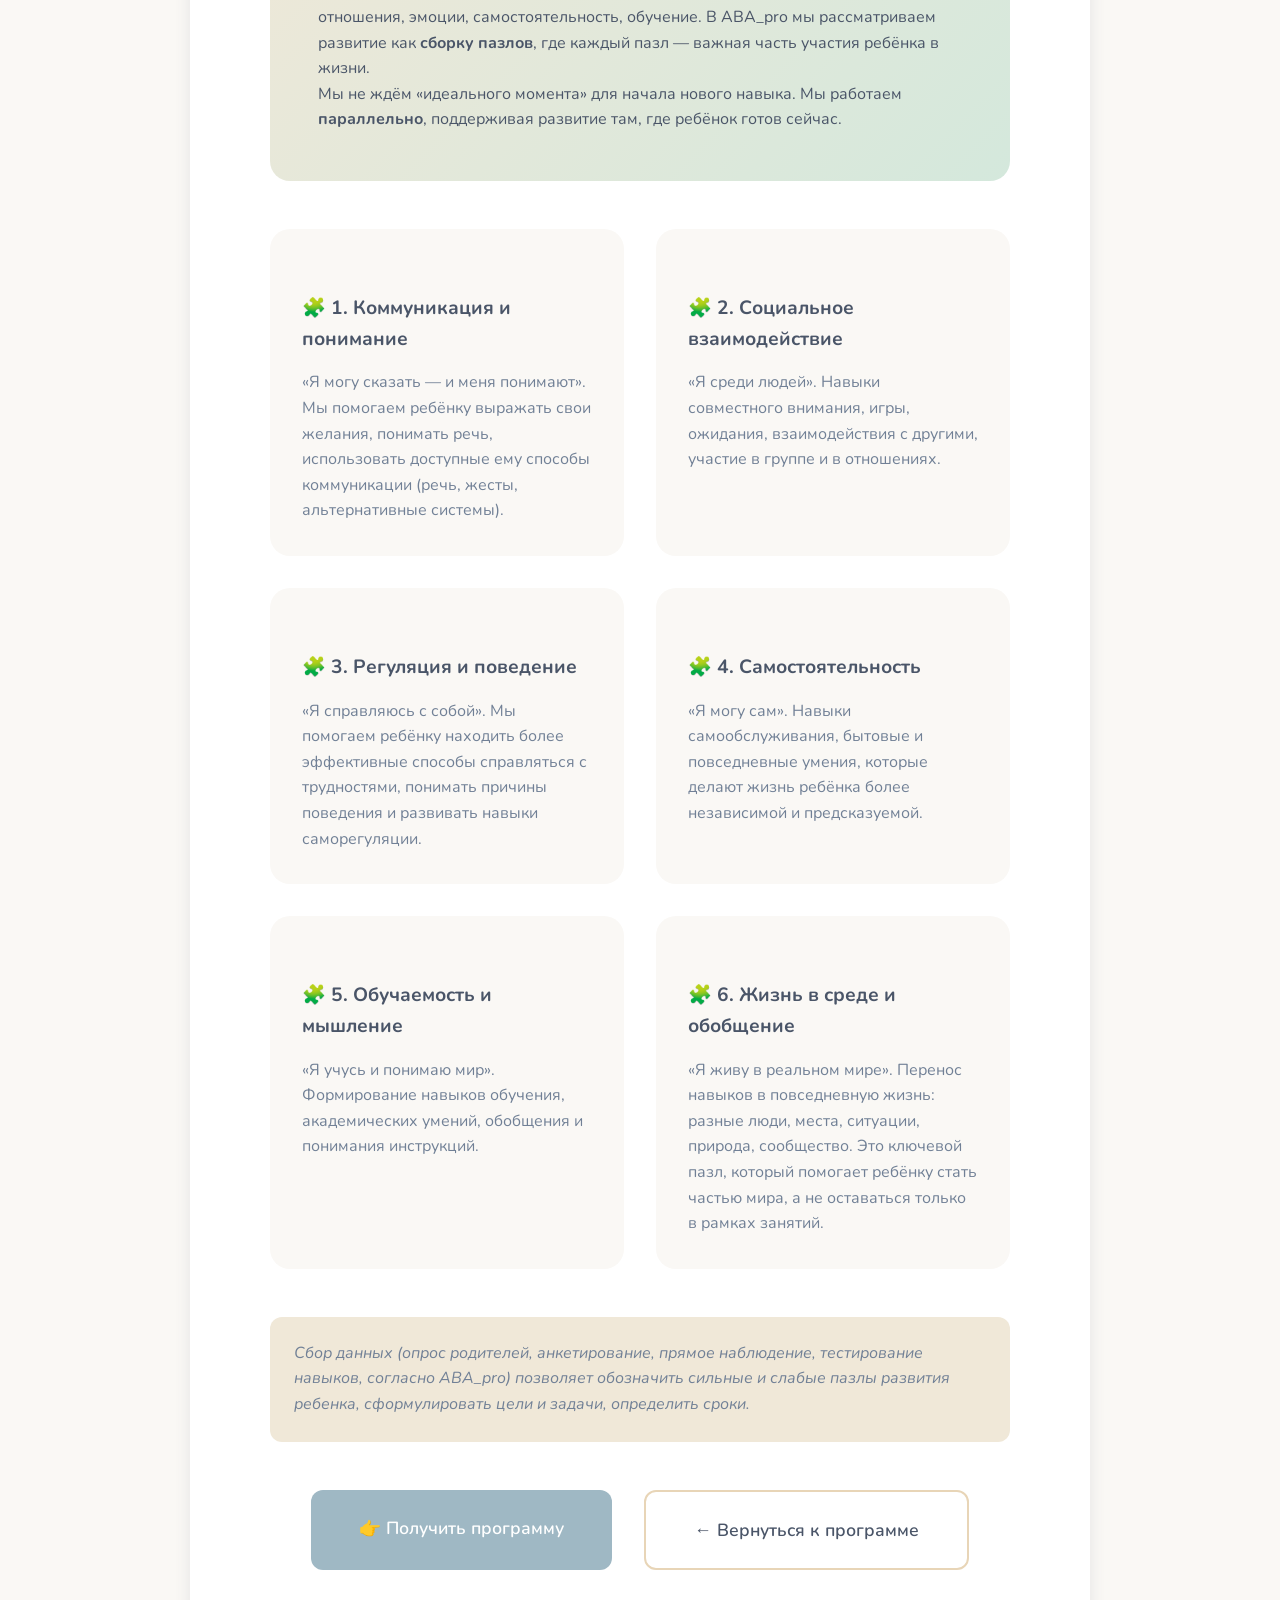
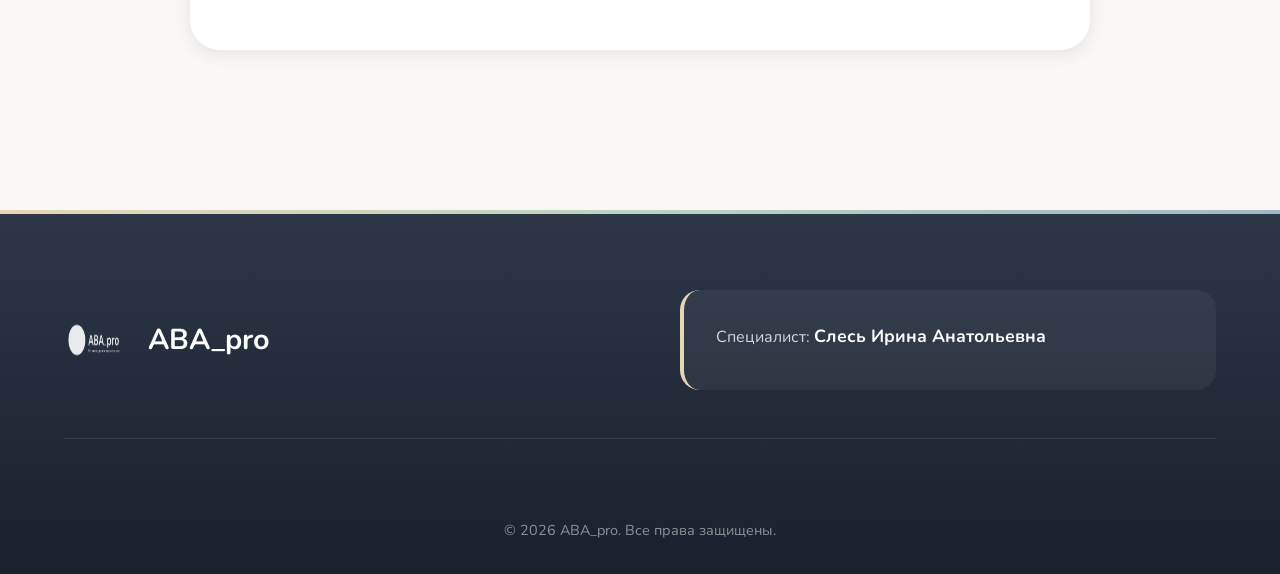
<file: structure.html>
<!DOCTYPE html>
<html lang="ru">
<head>
    <meta charset="UTF-8">
    <meta name="viewport" content="width=device-width, initial-scale=1.0">
    <title>Структура — Индивидуальная программа | ABA_pro</title>
    <link rel="stylesheet" href="style.css">
    <link href="https://fonts.googleapis.com/css2?family=Nunito:wght@300;400;600;700&display=swap" rel="stylesheet">
</head>
<body>
    <nav class="navbar">
        <div class="container nav-container">
            <a href="index.html" class="logo">
                <img src="images/Эмблема 2,0-Picsart-BackgroundRemover.png" alt="ABA_pro" class="logo-img">
                <span class="logo-text">ABA_pro</span>
            </a>
            <ul class="nav-menu">
                <li><a href="index.html" class="nav-link">Главная</a></li>
                <li><a href="program.html" class="nav-link">Как мы работаем</a></li>
                <li><a href="meetings.html" class="nav-link">Встречи</a></li>
                <li><a href="ethics.html" class="nav-link">Этический манифест</a></li>
                <li><a href="portfolio.html" class="nav-link">Портфолио</a></li>
                <li><a href="contacts.html" class="nav-link">Контакты</a></li>
            </ul>
            <div class="hamburger"><span></span><span></span><span></span></div>
        </div>
    </nav>

    <section class="page-header">
        <div class="container">
            <h1>🧭 Шаг 3. СТРУКТУРА</h1>
            <p class="breadcrumb"><a href="index.html">Главная</a> / <a href="program.html">Как мы работаем</a> / Структура</p>
        </div>
    </section>

    <section class="step-detail-page">
        <div class="container">
            <div class="step-detail-content">
                <div class="step-icon-large">
                    <svg viewBox="0 0 100 100" class="puzzle-svg">
                        <path d="M 30,20 L 70,20 L 70,35 Q 82,35 82,50 Q 82,65 70,65 L 70,80 Q 70,90 50,90 Q 30,90 30,80 L 30,65 Q 18,65 18,50 Q 18,35 30,35 Z" fill="#9FB8C4"/>
                        <rect x="42" y="42" width="16" height="16" fill="#8BA4B4"/>
                    </svg>
                </div>

                <h2>Индивидуальная программа развития</h2>
                
                <div class="step-info-block">
                    <div class="info-item">
                        <strong>Формат:</strong> аналитическая и проектная работа
                    </div>
                    <div class="info-item">
                        <strong>Продолжительность:</strong> зависит от объёма кейса (3-7 дней)
                    </div>
                </div>

                <div class="step-description">
                    <h3>Индивидуальная программа — это:</h3>
                    <ul class="detail-list">
                        <li>чёткие цели,</li>
                        <li>логика их достижения,</li>
                        <li>методы и приоритеты работы,</li>
                        <li>понимание, «зачем и для чего» делается каждое действие.</li>
                    </ul>

                    <p>Программа может быть реализована семьёй самостоятельно или совместно со специалистами.</p>

                    <div class="result-block">
                        <h4>Результат:</h4>
                        <p>структурированная индивидуальная программа развития ребёнка. Она помогает видеть целое, а не теряться в деталях.</p>
                    </div>

                    <div class="puzzles-intro">
                        <h3>🧩 Пазлы ABA_pro как основные части программы</h3>
                        <p>Жизнь ребёнка — это не один навык и не одна цель. Это целый мир: общение, отношения, эмоции, самостоятельность, обучение. В ABA_pro мы рассматриваем развитие как <strong>сборку пазлов</strong>, где каждый пазл — важная часть участия ребёнка в жизни.</p>
                        <p>Мы не ждём «идеального момента» для начала нового навыка. Мы работаем <strong>параллельно</strong>, поддерживая развитие там, где ребёнок готов сейчас.</p>
                    </div>

                    <div class="puzzles-detail-grid">
                        <div class="puzzle-detail-item">
                            <h4>🧩 1. Коммуникация и понимание</h4>
                            <p>«Я могу сказать — и меня понимают». Мы помогаем ребёнку выражать свои желания, понимать речь, использовать доступные ему способы коммуникации (речь, жесты, альтернативные системы).</p>
                        </div>
                        <div class="puzzle-detail-item">
                            <h4>🧩 2. Социальное взаимодействие</h4>
                            <p>«Я среди людей». Навыки совместного внимания, игры, ожидания, взаимодействия с другими, участие в группе и в отношениях.</p>
                        </div>
                        <div class="puzzle-detail-item">
                            <h4>🧩 3. Регуляция и поведение</h4>
                            <p>«Я справляюсь с собой». Мы помогаем ребёнку находить более эффективные способы справляться с трудностями, понимать причины поведения и развивать навыки саморегуляции.</p>
                        </div>
                        <div class="puzzle-detail-item">
                            <h4>🧩 4. Самостоятельность</h4>
                            <p>«Я могу сам». Навыки самообслуживания, бытовые и повседневные умения, которые делают жизнь ребёнка более независимой и предсказуемой.</p>
                        </div>
                        <div class="puzzle-detail-item">
                            <h4>🧩 5. Обучаемость и мышление</h4>
                            <p>«Я учусь и понимаю мир». Формирование навыков обучения, академических умений, обобщения и понимания инструкций.</p>
                        </div>
                        <div class="puzzle-detail-item">
                            <h4>🧩 6. Жизнь в среде и обобщение</h4>
                            <p>«Я живу в реальном мире». Перенос навыков в повседневную жизнь: разные люди, места, ситуации, природа, сообщество. Это ключевой пазл, который помогает ребёнку стать частью мира, а не оставаться только в рамках занятий.</p>
                        </div>
                    </div>

                    <p class="note">Сбор данных (опрос родителей, анкетирование, прямое наблюдение, тестирование навыков, согласно ABA_pro) позволяет обозначить сильные и слабые пазлы развития ребенка, сформулировать цели и задачи, определить сроки.</p>
                </div>

                <div class="step-cta">
                    <a href="contacts.html" class="btn btn-primary btn-large">👉 Получить программу</a>
                    <a href="program.html" class="btn btn-secondary btn-large">← Вернуться к программе</a>
                </div>
            </div>
        </div>
    </section>

    <footer class="footer">
        <div class="container">
            <div class="footer-content">
                <div class="footer-logo"><img src="images/Эмблема 2,0-Picsart-BackgroundRemover.png" alt="ABA_pro" class="logo-img"><span class="logo-text">ABA_pro</span></div>
                <div class="footer-specialist"><p>Специалист: <strong>Слесь Ирина Анатольевна</strong></p></div>
            </div>
            <div class="footer-bottom"><p>&copy; 2026 ABA_pro. Все права защищены.</p></div>
        </div>
    </footer>
    <script src="script.js"></script>
</body>
</html>
</file>
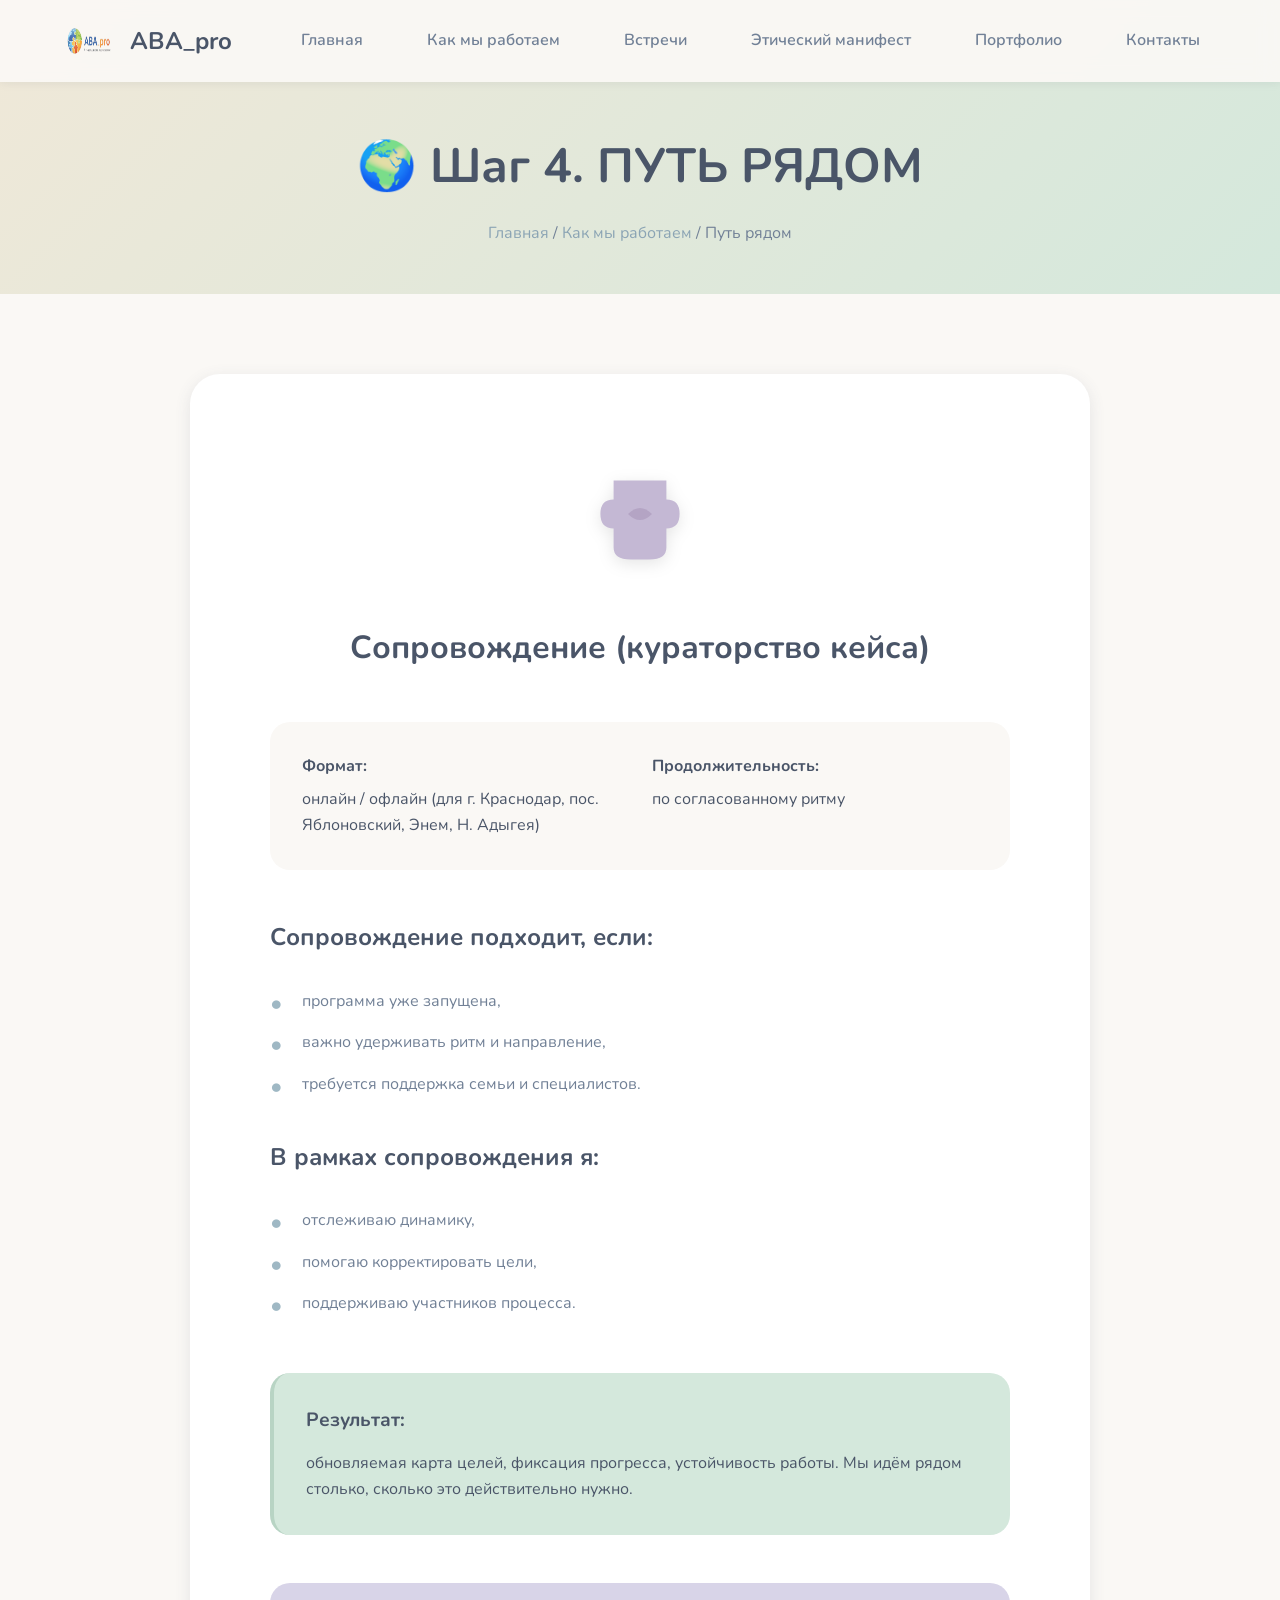
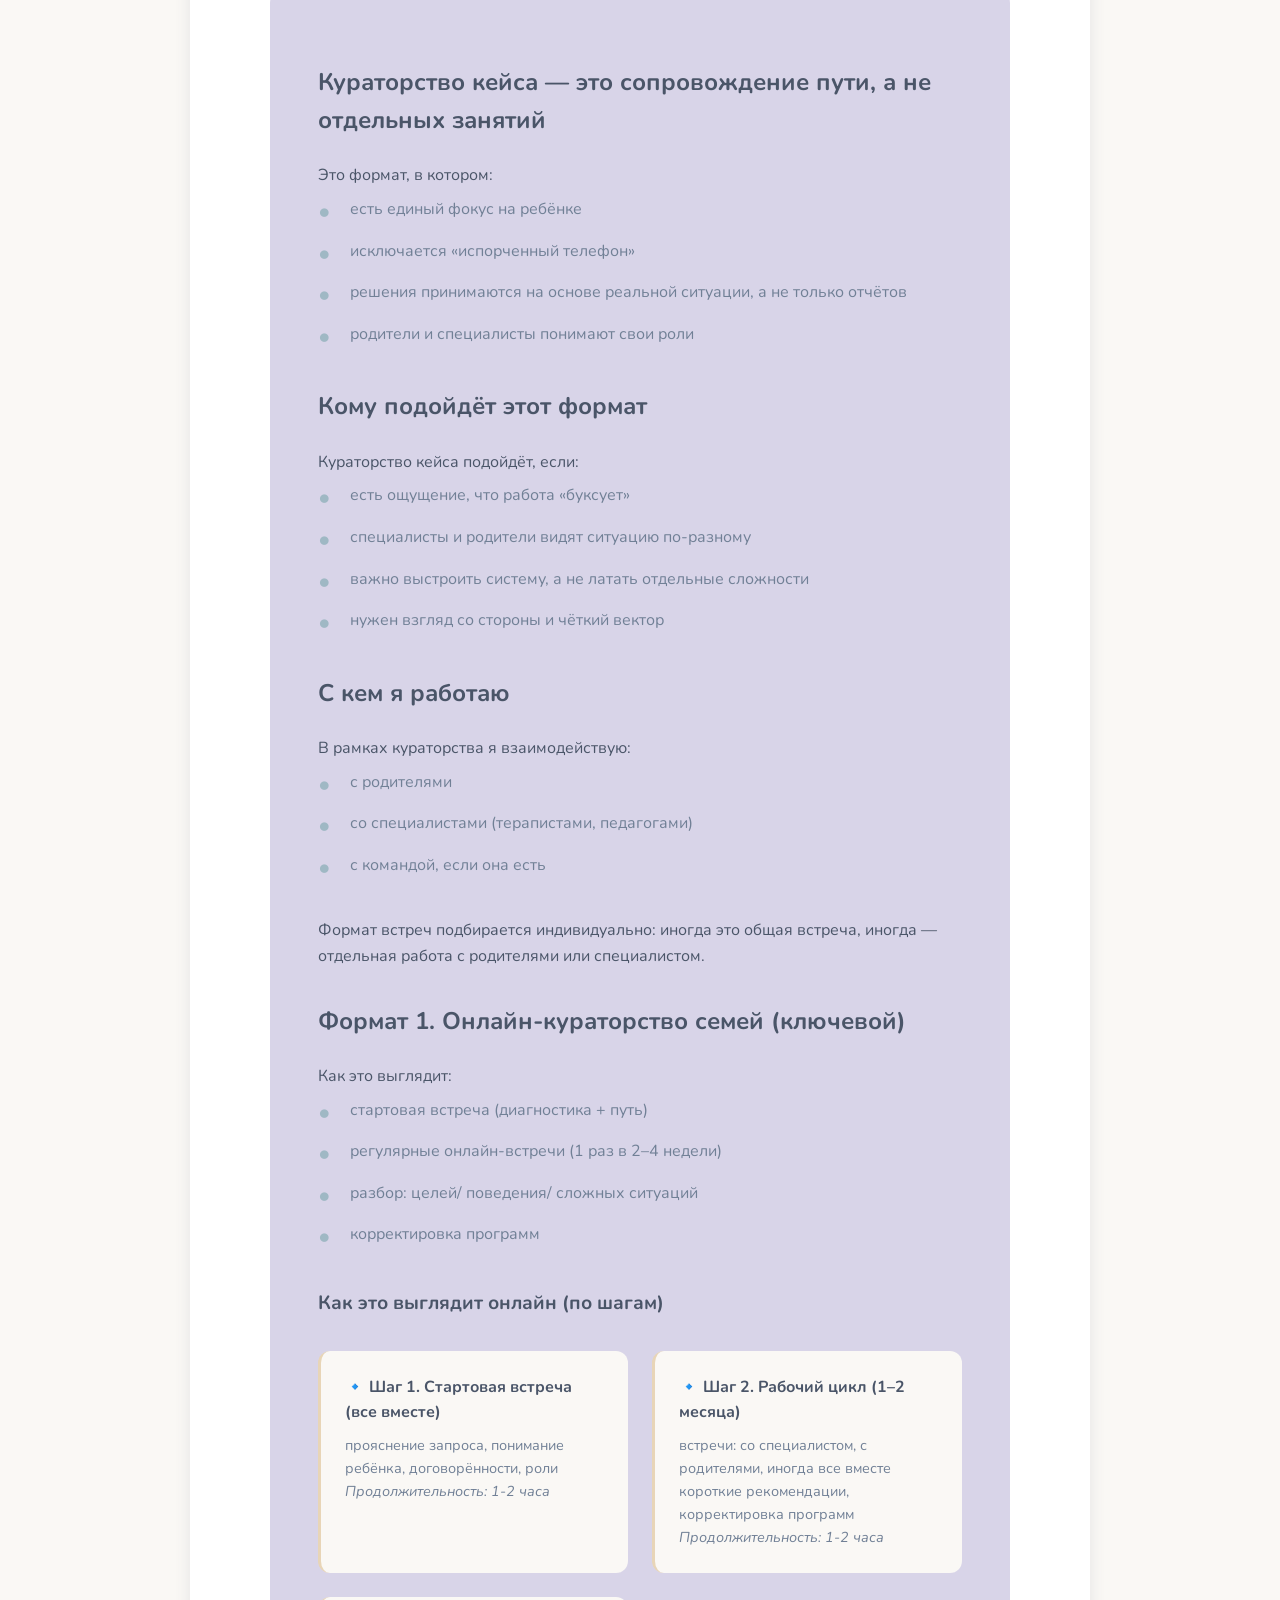
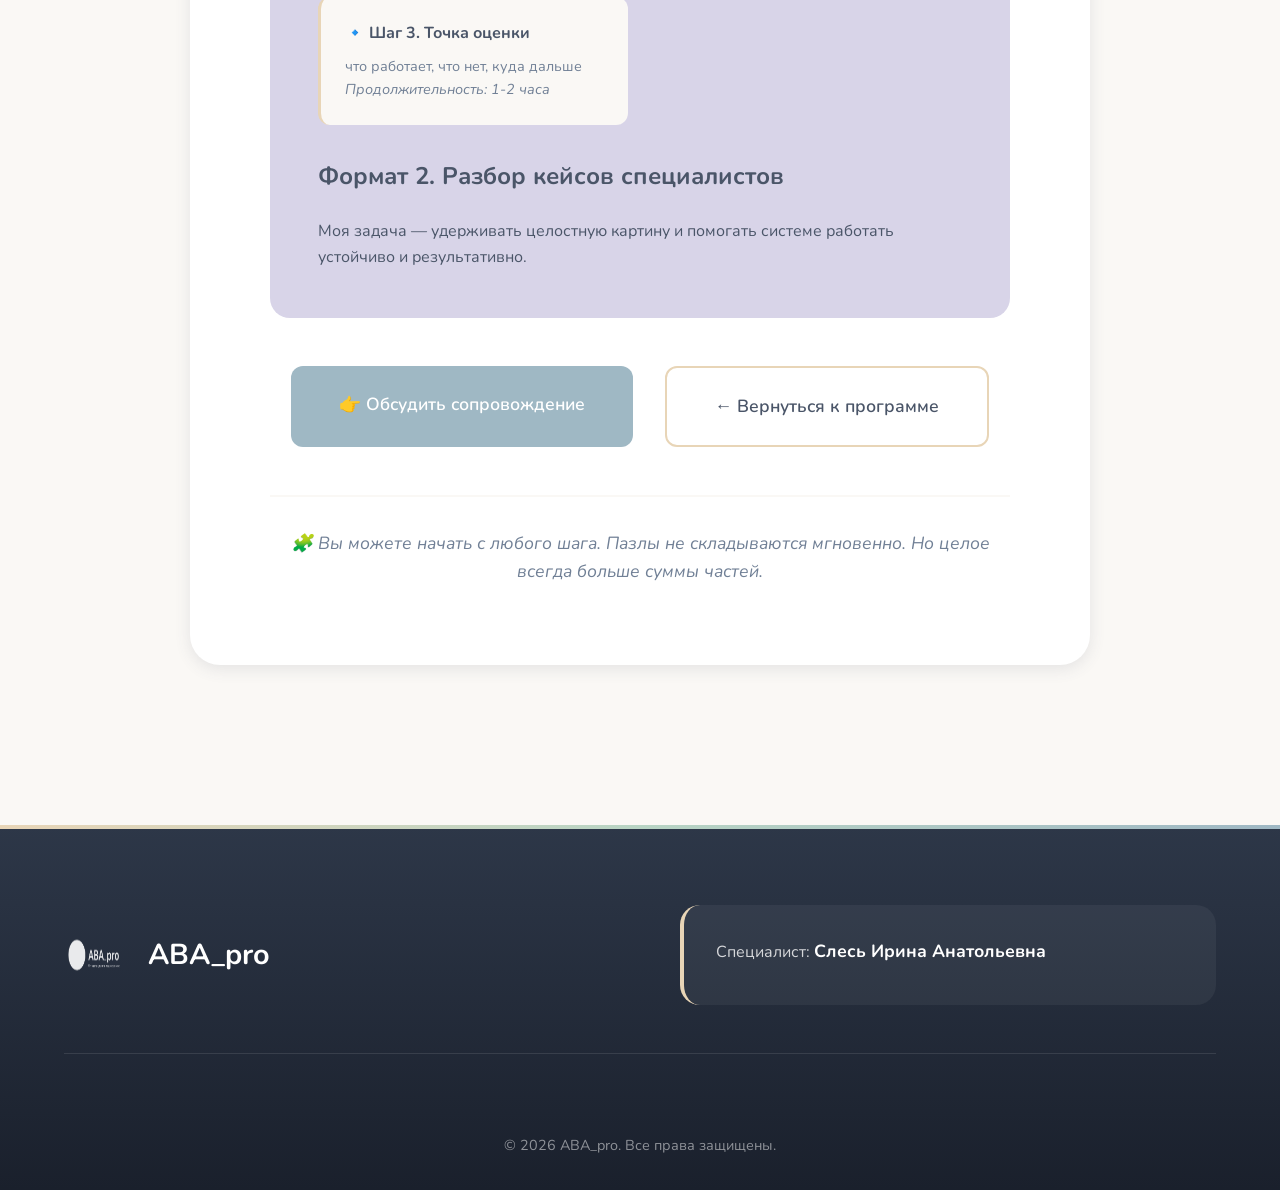
<file: support.html>
<!DOCTYPE html>
<html lang="ru">
<head>
    <meta charset="UTF-8">
    <meta name="viewport" content="width=device-width, initial-scale=1.0">
    <title>Путь рядом — Сопровождение | ABA_pro</title>
    <link rel="stylesheet" href="style.css">
    <link href="https://fonts.googleapis.com/css2?family=Nunito:wght@300;400;600;700&display=swap" rel="stylesheet">
</head>
<body>
    <nav class="navbar">
        <div class="container nav-container">
            <a href="index.html" class="logo">
                <img src="images/Эмблема 2,0-Picsart-BackgroundRemover.png" alt="ABA_pro" class="logo-img">
                <span class="logo-text">ABA_pro</span>
            </a>
            <ul class="nav-menu">
                <li><a href="index.html" class="nav-link">Главная</a></li>
                <li><a href="program.html" class="nav-link">Как мы работаем</a></li>
                <li><a href="meetings.html" class="nav-link">Встречи</a></li>
                <li><a href="ethics.html" class="nav-link">Этический манифест</a></li>
                <li><a href="portfolio.html" class="nav-link">Портфолио</a></li>
                <li><a href="contacts.html" class="nav-link">Контакты</a></li>
            </ul>
            <div class="hamburger"><span></span><span></span><span></span></div>
        </div>
    </nav>

    <section class="page-header">
        <div class="container">
            <h1>🌍 Шаг 4. ПУТЬ РЯДОМ</h1>
            <p class="breadcrumb"><a href="index.html">Главная</a> / <a href="program.html">Как мы работаем</a> / Путь рядом</p>
        </div>
    </section>

    <section class="step-detail-page">
        <div class="container">
            <div class="step-detail-content">
                <div class="step-icon-large">
                    <svg viewBox="0 0 100 100" class="puzzle-svg">
                        <path d="M 28,22 L 72,22 L 72,38 Q 83,38 83,50 Q 83,62 72,62 L 72,78 Q 72,88 58,88 L 42,88 Q 28,88 28,78 L 28,62 Q 17,62 17,50 Q 17,38 28,38 Z" fill="#C4B8D4"/>
                        <path d="M 40,50 Q 50,40 60,50 Q 50,60 40,50" fill="#B4A4C4"/>
                    </svg>
                </div>

                <h2>Сопровождение (кураторство кейса)</h2>
                
                <div class="step-info-block">
                    <div class="info-item">
                        <strong>Формат:</strong> онлайн / офлайн (для г. Краснодар, пос. Яблоновский, Энем, Н. Адыгея)
                    </div>
                    <div class="info-item">
                        <strong>Продолжительность:</strong> по согласованному ритму
                    </div>
                </div>

                <div class="step-description">
                    <h3>Сопровождение подходит, если:</h3>
                    <ul class="detail-list">
                        <li>программа уже запущена,</li>
                        <li>важно удерживать ритм и направление,</li>
                        <li>требуется поддержка семьи и специалистов.</li>
                    </ul>

                    <h3>В рамках сопровождения я:</h3>
                    <ul class="detail-list">
                        <li>отслеживаю динамику,</li>
                        <li>помогаю корректировать цели,</li>
                        <li>поддерживаю участников процесса.</li>
                    </ul>

                    <div class="result-block">
                        <h4>Результат:</h4>
                        <p>обновляемая карта целей, фиксация прогресса, устойчивость работы. Мы идём рядом столько, сколько это действительно нужно.</p>
                    </div>

                    <div class="curatorship-info">
                        <h3>Кураторство кейса — это сопровождение пути, а не отдельных занятий</h3>
                        <p>Это формат, в котором:</p>
                        <ul class="detail-list">
                            <li>есть единый фокус на ребёнке</li>
                            <li>исключается «испорченный телефон»</li>
                            <li>решения принимаются на основе реальной ситуации, а не только отчётов</li>
                            <li>родители и специалисты понимают свои роли</li>
                        </ul>

                        <h3>Кому подойдёт этот формат</h3>
                        <p>Кураторство кейса подойдёт, если:</p>
                        <ul class="detail-list">
                            <li>есть ощущение, что работа «буксует»</li>
                            <li>специалисты и родители видят ситуацию по-разному</li>
                            <li>важно выстроить систему, а не латать отдельные сложности</li>
                            <li>нужен взгляд со стороны и чёткий вектор</li>
                        </ul>

                        <h3>С кем я работаю</h3>
                        <p>В рамках кураторства я взаимодействую:</p>
                        <ul class="detail-list">
                            <li>с родителями</li>
                            <li>со специалистами (терапистами, педагогами)</li>
                            <li>с командой, если она есть</li>
                        </ul>
                        <p>Формат встреч подбирается индивидуально: иногда это общая встреча, иногда — отдельная работа с родителями или специалистом.</p>

                        <h3>Формат 1. Онлайн-кураторство семей (ключевой)</h3>
                        <p>Как это выглядит:</p>
                        <ul class="detail-list">
                            <li>стартовая встреча (диагностика + путь)</li>
                            <li>регулярные онлайн-встречи (1 раз в 2–4 недели)</li>
                            <li>разбор: целей/ поведения/ сложных ситуаций</li>
                            <li>корректировка программ</li>
                        </ul>

                        <h4>Как это выглядит онлайн (по шагам)</h4>
                        <div class="format-steps">
                            <div class="f-step">
                                <strong>🔹 Шаг 1. Стартовая встреча (все вместе)</strong>
                                <p>прояснение запроса, понимание ребёнка, договорённости, роли</p>
                                <p><em>Продолжительность: 1-2 часа</em></p>
                            </div>
                            <div class="f-step">
                                <strong>🔹 Шаг 2. Рабочий цикл (1–2 месяца)</strong>
                                <p>встречи: со специалистом, с родителями, иногда все вместе</p>
                                <p>короткие рекомендации, корректировка программ</p>
                                <p><em>Продолжительность: 1-2 часа</em></p>
                            </div>
                            <div class="f-step">
                                <strong>🔹 Шаг 3. Точка оценки</strong>
                                <p>что работает, что нет, куда дальше</p>
                                <p><em>Продолжительность: 1-2 часа</em></p>
                            </div>
                        </div>

                        <h3>Формат 2. Разбор кейсов специалистов</h3>
                        <p>Моя задача — удерживать целостную картину и помогать системе работать устойчиво и результативно.</p>
                    </div>
                </div>

                <div class="step-cta">
                    <a href="contacts.html" class="btn btn-primary btn-large">👉 Обсудить сопровождение</a>
                    <a href="program.html" class="btn btn-secondary btn-large">← Вернуться к программе</a>
                </div>

                <p class="final-note">🧩 Вы можете начать с любого шага. Пазлы не складываются мгновенно. Но целое всегда больше суммы частей.</p>
            </div>
        </div>
    </section>

    <footer class="footer">
        <div class="container">
            <div class="footer-content">
                <div class="footer-logo"><img src="images/Эмблема 2,0-Picsart-BackgroundRemover.png" alt="ABA_pro" class="logo-img"><span class="logo-text">ABA_pro</span></div>
                <div class="footer-specialist"><p>Специалист: <strong>Слесь Ирина Анатольевна</strong></p></div>
            </div>
            <div class="footer-bottom"><p>&copy; 2026 ABA_pro. Все права защищены.</p></div>
        </div>
    </footer>
    <script src="script.js"></script>
</body>
</html>
</file>
<file: style.css>
:root {
    --color-sand: #E8D5B7; --color-sand-dark: #D4C4A8; --color-sand-light: #F0E8D8;
    --color-green: #B8D4C4; --color-green-dark: #A4C4B4; --color-green-light: #D4E8DC;
    --color-blue: #9FB8C4; --color-blue-dark: #8BA4B4; --color-blue-light: #C4D4DC;
    --color-purple: #C4B8D4; --color-purple-dark: #B4A4C4; --color-purple-light: #D8D4E8;
    --color-text: #4A5568; --color-text-light: #718096;
    --color-bg: #FAF8F5; --color-white: #FFFFFF;
    --font-primary: 'Nunito', sans-serif;
    --spacing-xs: 0.5rem; --spacing-sm: 1rem; --spacing-md: 1.5rem;
    --spacing-lg: 2rem; --spacing-xl: 3rem; --spacing-xxl: 5rem;
    --radius-sm: 8px; --radius-md: 12px; --radius-lg: 20px; --radius-xl: 30px;
    --shadow-sm: 0 2px 8px rgba(74, 85, 104, 0.08);
    --shadow-md: 0 4px 16px rgba(74, 85, 104, 0.12);
    --transition-fast: 0.2s ease;
    --transition-normal: 0.3s ease;
}

*, *::before, *::after { margin: 0; padding: 0; box-sizing: border-box; }
html { scroll-behavior: smooth; }
body { font-family: var(--font-primary); line-height: 1.6; color: var(--color-text); background: var(--color-bg); }
img { max-width: 100%; height: auto; display: block; }
a { text-decoration: none; color: inherit; transition: var(--transition-fast); }
.container { max-width: 1200px; margin: 0 auto; padding: 0 var(--spacing-md); }

/* Navigation */
.navbar { position: fixed; top: 0; left: 0; right: 0; background: rgba(250, 248, 245, 0.95); backdrop-filter: blur(10px); z-index: 1000; box-shadow: var(--shadow-sm); padding: var(--spacing-sm) 0; }
.nav-container { display: flex; justify-content: space-between; align-items: center; }
.logo { display: flex; align-items: center; gap: var(--spacing-sm); }
.logo-img { width: 50px; height: 50px; }
.logo-text { font-size: 1.5rem; font-weight: 700; }
.nav-menu { display: flex; list-style: none; gap: var(--spacing-lg); }
.nav-link { font-weight: 600; color: var(--color-text-light); padding: var(--spacing-xs) var(--spacing-sm); border-radius: var(--radius-sm); }
.nav-link:hover, .nav-link.active { color: var(--color-text); background: var(--color-sand-light); }
.hamburger { display: none; flex-direction: column; gap: 5px; cursor: pointer; }
.hamburger span { width: 25px; height: 3px; background: var(--color-text); border-radius: 3px; }

/* Buttons */
.btn { display: inline-block; padding: var(--spacing-sm) var(--spacing-lg); border-radius: var(--radius-md); font-weight: 600; cursor: pointer; transition: var(--transition-normal); border: none; font-family: var(--font-primary); }
.btn-primary { background: var(--color-blue); color: var(--color-white); }
.btn-primary:hover { background: var(--color-blue-dark); transform: translateY(-2px); box-shadow: var(--shadow-md); }
.btn-secondary { background: transparent; color: var(--color-text); border: 2px solid var(--color-sand); }
.btn-secondary:hover { background: var(--color-sand); transform: translateY(-2px); }
.btn-large { padding: var(--spacing-md) var(--spacing-xl); font-size: 1.1rem; }

/* Hero */
.hero { padding: calc(80px + var(--spacing-xxl)) 0 var(--spacing-xxl); position: relative; overflow: hidden; }
.hero-container { display: grid; grid-template-columns: 1fr 1fr; gap: var(--spacing-xl); align-items: center; }
.hero-title { font-size: 3rem; font-weight: 700; line-height: 1.2; margin-bottom: var(--spacing-md); }
.hero-subtitle { font-size: 1.5rem; font-style: italic; color: var(--color-text-light); margin-bottom: var(--spacing-md); }
.hero-description { font-size: 1.1rem; color: var(--color-text-light); margin-bottom: var(--spacing-lg); }
.hero-buttons { display: flex; gap: var(--spacing-md); }
.globe-container { width: 400px; height: 400px; position: relative; }
.globe { width: 100%; height: 100%; position: relative; animation: rotateGlobe 20s linear infinite; }
.puzzle-piece { position: absolute; border-radius: var(--radius-md); opacity: 0.8; animation: float 6s ease-in-out infinite; }
.piece-1 { width: 120px; height: 100px; background: var(--color-sand); top: 50px; left: 80px; }
.piece-2 { width: 100px; height: 120px; background: var(--color-green); top: 80px; right: 100px; animation-delay: 1s; }
.piece-3 { width: 140px; height: 90px; background: var(--color-blue); bottom: 120px; left: 60px; animation-delay: 2s; }
.piece-4 { width: 110px; height: 110px; background: var(--color-purple); bottom: 80px; right: 80px; animation-delay: 3s; }
.piece-5 { width: 90px; height: 80px; background: #D4A494; top: 180px; left: 150px; animation-delay: 4s; }
.piece-6 { width: 100px; height: 90px; background: var(--color-sand-dark); bottom: 150px; right: 140px; animation-delay: 5s; }
.floating-puzzles { position: absolute; width: 100%; height: 100%; top: 0; left: 0; pointer-events: none; }
.fp { position: absolute; width: 60px; height: 60px; background: var(--color-green-light); border-radius: var(--radius-sm); opacity: 0.3; animation: floatPuzzle 8s ease-in-out infinite; }
.fp-1 { top: 20%; left: 10%; }
.fp-2 { top: 60%; left: 5%; animation-delay: 2s; background: var(--color-blue-light); }
.fp-3 { top: 30%; right: 10%; animation-delay: 4s; background: var(--color-purple-light); }
.fp-4 { bottom: 20%; right: 5%; animation-delay: 6s; background: var(--color-sand-light); }

/* Path Section */
.path-section { padding: var(--spacing-xxl) 0; background: var(--color-white); }
.section-title { font-size: 2.5rem; text-align: center; margin-bottom: var(--spacing-sm); }
.section-subtitle { text-align: center; font-size: 1.2rem; color: var(--color-text-light); margin-bottom: var(--spacing-xl); }
.path-steps { display: grid; grid-template-columns: repeat(auto-fit, minmax(200px, 1fr)); gap: var(--spacing-lg); }
.step-card { background: var(--color-bg); padding: var(--spacing-lg); border-radius: var(--radius-lg); text-align: center; box-shadow: var(--shadow-sm); transition: var(--transition-normal); position: relative; }
.step-card:hover { transform: translateY(-5px); box-shadow: var(--shadow-md); }
.step-card.clickable { display: block; cursor: pointer; }
.step-card.clickable:hover { transform: translateY(-8px) scale(1.02); box-shadow: 0 8px 24px rgba(74, 85, 104, 0.15); }
.step-card.clickable:hover .step-icon { transform: scale(1.1); }
.step-icon { width: 100px; height: 100px; margin: 0 auto var(--spacing-md); transition: transform 0.3s ease; }
.puzzle-svg, .puzzle-icon-svg { width: 100%; height: 100%; }
.step-number { position: absolute; top: var(--spacing-sm); right: var(--spacing-sm); font-size: 2rem; font-weight: 700; color: var(--color-sand); opacity: 0.5; }
.infographic-note { text-align: center; margin-top: var(--spacing-xl); font-size: 1.1rem; color: var(--color-text-light); background: var(--color-bg); padding: var(--spacing-md); border-radius: var(--radius-md); }

/* Philosophy Brief */
.philosophy-brief { padding: var(--spacing-xxl) 0; background: var(--color-bg); }
.philosophy-grid { display: grid; grid-template-columns: repeat(auto-fit, minmax(250px, 1fr)); gap: var(--spacing-lg); margin-bottom: var(--spacing-xl); }
.philosophy-item { background: var(--color-white); padding: var(--spacing-xl); border-radius: var(--radius-lg); text-align: center; box-shadow: var(--shadow-sm); transition: var(--transition-normal); }
.philosophy-item:hover { transform: translateY(-5px); box-shadow: var(--shadow-md); }
.philosophy-icon { width: 90px; height: 90px; margin: 0 auto var(--spacing-md); }
.philosophy-item h3 { font-size: 1.1rem; margin-bottom: var(--spacing-sm); }
.philosophy-cta { text-align: center; }

/* Path Navigation */
.path-navigation { padding: var(--spacing-xxl) 0; background: var(--color-white); }
.nav-path-grid { display: grid; grid-template-columns: repeat(auto-fit, minmax(250px, 1fr)); gap: var(--spacing-lg); }
.nav-path-card { background: var(--color-bg); padding: var(--spacing-xl); border-radius: var(--radius-lg); text-align: center; box-shadow: var(--shadow-sm); transition: var(--transition-normal); display: block; }
.nav-path-card:hover { transform: translateY(-5px); box-shadow: var(--shadow-md); }
.nav-path-icon { width: 100px; height: 100px; margin: 0 auto var(--spacing-md); }
.nav-path-icon svg { width: 100%; height: 100%; }
.nav-path-card h3 { font-size: 1.3rem; margin-bottom: var(--spacing-sm); }
.nav-path-card p { color: var(--color-text-light); margin-bottom: var(--spacing-md); }
.nav-arrow { font-size: 1.5rem; color: var(--color-blue); display: block; transition: var(--transition-fast); }
.nav-path-card:hover .nav-arrow { transform: translateX(5px); }

/* Program Page */
.program-intro { padding: var(--spacing-xl) 0; background: var(--color-bg); text-align: center; }
.intro-text { font-size: 1.2rem; color: var(--color-text-light); max-width: 800px; margin: 0 auto; font-style: italic; }
.program-steps { padding: var(--spacing-xxl) 0; }
.program-step { scroll-margin-top: 100px; background: var(--color-white); padding: var(--spacing-xl); border-radius: var(--radius-lg); margin-bottom: var(--spacing-xl); box-shadow: var(--shadow-sm); border-left: 5px solid var(--color-sand); }
.program-step:nth-child(even) { border-left-color: var(--color-green); }
.program-step:nth-child(3n) { border-left-color: var(--color-blue); }
.step-header { display: flex; align-items: center; gap: var(--spacing-md); margin-bottom: var(--spacing-lg); }
.step-badge { background: var(--color-sand-light); padding: var(--spacing-xs) var(--spacing-sm); border-radius: var(--radius-sm); font-weight: 700; color: var(--color-text); }
.step-header h2 { font-size: 2rem; }
.step-label { display: inline-block; background: var(--color-sand-light); color: var(--color-text); padding: var(--spacing-xs) var(--spacing-sm); border-radius: var(--radius-sm); font-size: 0.9rem; font-weight: 600; margin-bottom: var(--spacing-lg); }
.step-desc { color: var(--color-text-light); margin-bottom: var(--spacing-md); line-height: 1.8; font-size: 1.1rem; }
.program-final-note { text-align: center; font-size: 1.2rem; color: var(--color-text-light); background: var(--color-bg); padding: var(--spacing-lg); border-radius: var(--radius-md); }

/* Step Detail Pages */
.step-detail-page { padding: var(--spacing-xxl) 0; background: var(--color-bg); }
.step-detail-content { max-width: 900px; margin: 0 auto; background: var(--color-white); padding: var(--spacing-xxl); border-radius: var(--radius-xl); box-shadow: var(--shadow-md); }
.step-icon-large { width: 120px; height: 120px; margin: 0 auto var(--spacing-xl); }
.step-icon-large svg { width: 100%; height: 100%; }
.step-detail-content h2 { font-size: 2rem; text-align: center; margin-bottom: var(--spacing-xl); color: var(--color-text); }
.step-info-block { display: grid; grid-template-columns: repeat(auto-fit, minmax(250px, 1fr)); gap: var(--spacing-md); margin-bottom: var(--spacing-xl); background: var(--color-bg); padding: var(--spacing-lg); border-radius: var(--radius-lg); }
.info-item { font-size: 1rem; }
.info-item strong { color: var(--color-text); display: block; margin-bottom: var(--spacing-xs); }
.step-description { margin-bottom: var(--spacing-xl); }
.step-description h3 { font-size: 1.5rem; margin: var(--spacing-lg) 0 var(--spacing-md); color: var(--color-text); }
.step-description h4 { font-size: 1.2rem; margin: var(--spacing-lg) 0 var(--spacing-md); color: var(--color-text); }
.detail-list { list-style: none; margin-bottom: var(--spacing-lg); }
.detail-list li { padding: var(--spacing-xs) 0; padding-left: var(--spacing-lg); position: relative; color: var(--color-text-light); line-height: 1.6; }
.detail-list li::before { content: '•'; position: absolute; left: 0; color: var(--color-blue); font-size: 1.5rem; line-height: 1.2; }
.result-block { background: var(--color-green-light); padding: var(--spacing-lg); border-radius: var(--radius-lg); border-left: 4px solid var(--color-green); margin: var(--spacing-xl) 0; }
.result-block h4 { margin: 0 0 var(--spacing-sm) 0; color: var(--color-text); }
.result-block p { margin: 0; color: var(--color-text); }
.note { font-style: italic; color: var(--color-text-light); background: var(--color-sand-light); padding: var(--spacing-md); border-radius: var(--radius-md); margin: var(--spacing-lg) 0; }
.step-cta { display: flex; gap: var(--spacing-lg); justify-content: center; flex-wrap: wrap; margin-top: var(--spacing-xl); }
.puzzles-intro { background: linear-gradient(135deg, var(--color-sand-light) 0%, var(--color-green-light) 100%); padding: var(--spacing-xl); border-radius: var(--radius-lg); margin: var(--spacing-xl) 0; }
.puzzles-intro h3 { font-size: 1.5rem; margin-bottom: var(--spacing-md); }
.puzzles-detail-grid { display: grid; grid-template-columns: repeat(auto-fit, minmax(300px, 1fr)); gap: var(--spacing-lg); margin: var(--spacing-xl) 0; }
.puzzle-detail-item { background: var(--color-bg); padding: var(--spacing-lg); border-radius: var(--radius-lg); }
.puzzle-detail-item h4 { font-size: 1.2rem; margin-bottom: var(--spacing-sm); color: var(--color-text); }
.puzzle-detail-item p { color: var(--color-text-light); line-height: 1.6; }
.curatorship-info { background: var(--color-purple-light); padding: var(--spacing-xl); border-radius: var(--radius-lg); margin: var(--spacing-xl) 0; }
.curatorship-info h3 { font-size: 1.5rem; margin: var(--spacing-lg) 0 var(--spacing-md); color: var(--color-text); }
.format-steps { display: grid; grid-template-columns: repeat(auto-fit, minmax(250px, 1fr)); gap: var(--spacing-md); margin: var(--spacing-lg) 0; }
.f-step { background: var(--color-bg); padding: var(--spacing-md); border-radius: var(--radius-md); border-left: 3px solid var(--color-sand); }
.f-step strong { display: block; margin-bottom: var(--spacing-xs); color: var(--color-text); }
.f-step p { font-size: 0.9rem; color: var(--color-text-light); }
.final-note { text-align: center; font-size: 1.1rem; color: var(--color-text-light); margin-top: var(--spacing-xl); padding-top: var(--spacing-lg); border-top: 2px solid var(--color-bg); font-style: italic; }

/* Myths Section */
.myths-section { padding: var(--spacing-xxl) 0; background: var(--color-bg); }
.myths-grid { display: grid; grid-template-columns: repeat(auto-fit, minmax(280px, 1fr)); gap: var(--spacing-lg); margin-top: var(--spacing-xl); }
.myth-card { background: var(--color-white); padding: var(--spacing-xl); border-radius: var(--radius-lg); box-shadow: var(--shadow-sm); transition: var(--transition-normal); text-align: center; }
.myth-card:hover { transform: translateY(-5px); box-shadow: var(--shadow-md); }
.myth-icon { width: 80px; height: 80px; margin: 0 auto var(--spacing-md); }
.myth-icon svg { width: 100%; height: 100%; }
.myth-card h3 { font-size: 1.2rem; margin-bottom: var(--spacing-sm); color: var(--color-text); }
.myth-time { color: var(--color-text-light); font-size: 0.9rem; margin-bottom: var(--spacing-md); }
.myth-link { color: var(--color-blue-dark); font-weight: 600; display: inline-flex; align-items: center; gap: var(--spacing-xs); }
.myth-link:hover { gap: var(--spacing-sm); }

/* Thematic Meetings */
.thematic-section { padding: var(--spacing-xxl) 0; background: var(--color-white); }
.thematic-grid { display: grid; grid-template-columns: repeat(auto-fit, minmax(200px, 1fr)); gap: var(--spacing-lg); margin-bottom: var(--spacing-xl); }
.thematic-card { background: var(--color-bg); padding: var(--spacing-lg); border-radius: var(--radius-lg); text-align: center; transition: var(--transition-normal); box-shadow: var(--shadow-sm); }
.thematic-card:hover { transform: translateY(-3px); box-shadow: var(--shadow-md); }
.thematic-icon { width: 70px; height: 70px; margin: 0 auto var(--spacing-md); }
.thematic-icon svg { width: 100%; height: 100%; }
.thematic-card h4 { font-size: 1rem; color: var(--color-text); }
.why-useful { background: linear-gradient(135deg, var(--color-sand-light) 0%, var(--color-green-light) 100%); padding: var(--spacing-xl); border-radius: var(--radius-xl); text-align: center; margin-top: var(--spacing-xl); }
.why-useful h3 { font-size: 1.8rem; margin-bottom: var(--spacing-lg); color: var(--color-text); }
.useful-puzzles { display: flex; justify-content: center; gap: var(--spacing-sm); margin-bottom: var(--spacing-lg); }
.up-piece { width: 50px; height: 50px; background: var(--color-white); border-radius: var(--radius-sm); opacity: 0.8; animation: pulse 2s ease-in-out infinite; }
.up-piece:nth-child(2) { animation-delay: 0.2s; }
.up-piece:nth-child(3) { animation-delay: 0.4s; }
.up-piece:nth-child(4) { animation-delay: 0.6s; }
.up-piece:nth-child(5) { animation-delay: 0.8s; }

/* CTA Section */
.cta-section { padding: var(--spacing-xxl) 0 var(--spacing-xl); background: linear-gradient(180deg, var(--color-bg) 0%, var(--color-white) 100%); }
.cta-grid { display: grid; grid-template-columns: repeat(auto-fit, minmax(300px, 1fr)); gap: var(--spacing-xl); margin-bottom: var(--spacing-xl); }
.cta-card { background: var(--color-white); padding: var(--spacing-xxl); border-radius: var(--radius-xl); text-align: center; box-shadow: var(--shadow-md); transition: var(--transition-normal); border: 2px solid transparent; }
.cta-card:hover { transform: translateY(-8px); box-shadow: 0 12px 32px rgba(74, 85, 104, 0.15); }
.cta-card h3 { font-size: 1.8rem; margin-bottom: var(--spacing-sm); color: var(--color-text); font-weight: 700; }
.cta-card p { color: var(--color-text-light); margin-bottom: var(--spacing-lg); }
.cta-main { background: linear-gradient(135deg, var(--color-blue) 0%, var(--color-green) 100%); color: var(--color-white); border: 2px solid var(--color-blue); }
.cta-main h3, .cta-main p { color: var(--color-white); }

/* Meetings Page */
.meetings-intro { padding: var(--spacing-xl) 0; text-align: center; }
.meetings-intro .lead { font-size: 1.3rem; margin-bottom: var(--spacing-md); }
.meetings-grid { padding: var(--spacing-xl) 0; display: grid; grid-template-columns: repeat(auto-fit, minmax(280px, 1fr)); gap: var(--spacing-lg); }
.meeting-card { background: var(--color-white); padding: var(--spacing-xl); border-radius: var(--radius-lg); box-shadow: var(--shadow-sm); position: relative; overflow: hidden; transition: var(--transition-normal); }
.meeting-card:hover { transform: translateY(-5px); box-shadow: var(--shadow-md); }
.card-puzzle { position: absolute; top: -20px; right: -20px; width: 100px; height: 100px; background: var(--color-sand-light); border-radius: var(--radius-md); opacity: 0.5; transform: rotate(15deg); }
.meeting-card h3 { font-size: 1.4rem; margin-bottom: var(--spacing-sm); }
.meeting-card p { color: var(--color-text-light); margin-bottom: var(--spacing-md); font-size: 0.95rem; }
.card-meta { display: flex; gap: var(--spacing-md); margin-bottom: var(--spacing-lg); font-size: 0.9rem; color: var(--color-text); font-weight: 600; }
.why-useful-block { padding: var(--spacing-xxl) 0; background: var(--color-bg); text-align: center; }
.useful-list { list-style: none; max-width: 600px; margin: var(--spacing-lg) auto; text-align: left; }
.useful-list li { padding: var(--spacing-sm) 0; border-bottom: 1px solid var(--color-sand-light); }
.connect-block { padding: var(--spacing-xxl) 0; text-align: center; }
.connect-block ul { list-style: none; max-width: 600px; margin: var(--spacing-lg) auto; text-align: left; }
.connect-block li { padding: var(--spacing-sm) 0; }

/* Ethics Page */
.ethics-header { background: linear-gradient(135deg, var(--color-blue-light) 0%, var(--color-purple-light) 100%); }
.ethics-content { padding: var(--spacing-xxl) 0; }
.ethics-intro { max-width: 800px; margin: 0 auto var(--spacing-xxl); text-align: center; }
.ethics-lead { font-size: 1.3rem; color: var(--color-text-light); background: var(--color-white); padding: var(--spacing-xl); border-radius: var(--radius-lg); box-shadow: var(--shadow-sm); }
.ethics-section { max-width: 800px; margin: 0 auto var(--spacing-xl); background: var(--color-white); padding: var(--spacing-xl); border-radius: var(--radius-lg); box-shadow: var(--shadow-sm); border-left: 4px solid var(--color-sand); }
.ethics-section:nth-child(even) { border-left-color: var(--color-green); }
.ethics-section h2 { font-size: 1.8rem; margin-bottom: var(--spacing-lg); }
.ethics-text p { margin-bottom: var(--spacing-md); color: var(--color-text-light); line-height: 1.8; }
.ethics-strong { font-size: 1.2rem; color: var(--color-text); font-weight: 600; }
.ethics-list { list-style: none; padding-left: var(--spacing-lg); }
.ethics-list li { margin-bottom: var(--spacing-xs); color: var(--color-text-light); position: relative; }
.ethics-list li::before { content: '▸'; position: absolute; left: -var(--spacing-lg); color: var(--color-sand); }
.ethics-conclusion { max-width: 800px; margin: 0 auto var(--spacing-xl); background: linear-gradient(135deg, var(--color-sand-light) 0%, var(--color-green-light) 100%); padding: var(--spacing-xxl); border-radius: var(--radius-xl); text-align: center; }
.ethics-values-list { list-style: none; margin-bottom: var(--spacing-xl); }
.ethics-values-list li { font-size: 1.1rem; color: var(--color-text); margin-bottom: var(--spacing-sm); }
.ethics-final { margin-top: var(--spacing-xl); padding-top: var(--spacing-xl); border-top: 2px solid rgba(74, 85, 104, 0.1); }
.ethics-quote { font-size: 1.5rem; font-style: italic; color: var(--color-text); margin-bottom: var(--spacing-sm); }
.ethics-cta { text-align: center; display: flex; justify-content: center; gap: var(--spacing-lg); flex-wrap: wrap; }

/* Portfolio Page */
.portfolio-hero { padding: var(--spacing-xxl) 0; background: var(--color-white); }
.specialist-profile { display: grid; grid-template-columns: 400px 1fr; gap: var(--spacing-xl); align-items: center; }
.specialist-photo img { width: 100%; border-radius: var(--radius-xl); box-shadow: var(--shadow-md); }
.specialist-info h2 { font-size: 2.5rem; margin-bottom: var(--spacing-sm); }
.specialist-role { font-size: 1.2rem; color: var(--color-text-light); margin-bottom: var(--spacing-xl); }
.stats-grid { display: grid; grid-template-columns: repeat(2, 1fr); gap: var(--spacing-lg); }
.stat-item { background: var(--color-bg); padding: var(--spacing-lg); border-radius: var(--radius-lg); text-align: center; }
.stat-number { font-size: 3rem; font-weight: 700; color: var(--color-blue); display: block; }
.stat-label { color: var(--color-text-light); font-size: 0.95rem; }
.section-box { background: var(--color-white); padding: var(--spacing-xl); border-radius: var(--radius-lg); box-shadow: var(--shadow-sm); }
.section-box h2 { font-size: 2rem; margin-bottom: var(--spacing-md); }
.section-box .lead { font-size: 1.2rem; color: var(--color-text-light); line-height: 1.8; }
.portfolio-certificates { padding: var(--spacing-xxl) 0; }
.certificates-grid { display: grid; grid-template-columns: repeat(auto-fit, minmax(250px, 1fr)); gap: var(--spacing-lg); margin-top: var(--spacing-xl); }
.certificate-card { background: var(--color-white); padding: var(--spacing-xl); border-radius: var(--radius-lg); box-shadow: var(--shadow-sm); text-align: center; transition: var(--transition-normal); }
.certificate-card:hover { transform: translateY(-5px); box-shadow: var(--shadow-md); }
.certificate-card h3 { font-size: 1.1rem; margin-bottom: var(--spacing-sm); }
.cert-org { color: var(--color-text-light); font-size: 0.95rem; margin-bottom: var(--spacing-xs); }
.cert-year { color: var(--color-blue-dark); font-weight: 600; }
.portfolio-cta { padding: var(--spacing-xxl) 0; background: var(--color-bg); }
.cta-box { background: linear-gradient(135deg, var(--color-blue) 0%, var(--color-green) 100%); padding: var(--spacing-xxl); border-radius: var(--radius-xl); text-align: center; color: var(--color-white); }
.cta-box h2 { font-size: 2.5rem; margin-bottom: var(--spacing-md); }
.cta-box p { font-size: 1.2rem; margin-bottom: var(--spacing-lg); opacity: 0.95; }

/* Contacts Page */
.contacts-section { padding: var(--spacing-xxl) 0; }
.contacts-form-wrapper.full-width { max-width: 800px; margin: 0 auto; }
.form-title { font-size: 2.5rem; text-align: center; margin-bottom: var(--spacing-xs); }
.form-subtitle { text-align: center; color: var(--color-text-light); margin-bottom: var(--spacing-xl); font-style: italic; }
.form-row { display: grid; grid-template-columns: 1fr 1fr; gap: var(--spacing-lg); }
.checkbox-group { display: flex; flex-direction: column; gap: var(--spacing-sm); background: var(--color-bg); padding: var(--spacing-md); border-radius: var(--radius-md); }
.checkbox-label { display: flex; align-items: flex-start; gap: var(--spacing-sm); cursor: pointer; font-size: 0.95rem; }
.checkbox-label input { margin-top: 5px; }
.boundaries-block { background: var(--color-sand-light); padding: var(--spacing-lg); border-radius: var(--radius-md); border-left: 4px solid var(--color-sand); margin: var(--spacing-xl) 0; }
.boundaries-block p { margin-bottom: var(--spacing-xs); color: var(--color-text); }
.success-message { text-align: center; padding: var(--spacing-xxl); background: var(--color-green-light); border-radius: var(--radius-lg); }
.success-message h3 { font-size: 2rem; color: var(--color-text); margin-bottom: var(--spacing-md); }
.success-message p { font-size: 1.1rem; color: var(--color-text); margin-bottom: var(--spacing-sm); }
.micro-sign { font-style: italic; color: var(--color-text-light); margin-top: var(--spacing-lg); font-weight: 600; }
.form-group { margin-bottom: var(--spacing-lg); }
.form-group label { display: block; margin-bottom: var(--spacing-xs); font-weight: 600; }
.form-group input, .form-group select, .form-group textarea { width: 100%; padding: var(--spacing-sm); border: 2px solid var(--color-bg); border-radius: var(--radius-md); font-family: var(--font-primary); font-size: 1rem; transition: var(--transition-fast); }
.form-group input:focus, .form-group select:focus, .form-group textarea:focus { outline: none; border-color: var(--color-blue); }

/* Footer */
.footer { background: linear-gradient(180deg, #2d3748 0%, #1a202c 100%); color: var(--color-white); padding: var(--spacing-xxl) 0 var(--spacing-lg); margin-top: var(--spacing-xxl); position: relative; }
.footer::before { content: ''; position: absolute; top: 0; left: 0; right: 0; height: 4px; background: linear-gradient(90deg, var(--color-sand) 0%, var(--color-green) 50%, var(--color-blue) 100%); }
.footer-content { display: grid; grid-template-columns: repeat(auto-fit, minmax(250px, 1fr)); gap: var(--spacing-xxl); margin-bottom: var(--spacing-xl); padding-bottom: var(--spacing-xl); border-bottom: 1px solid rgba(255, 255, 255, 0.1); position: relative; z-index: 1; }
.footer-logo { display: flex; align-items: center; gap: var(--spacing-md); }
.footer-logo .logo-img { filter: brightness(0) invert(1); width: 60px; height: 60px; opacity: 0.9; }
.footer-logo .logo-text { color: var(--color-white); font-size: 1.8rem; font-weight: 700; }
.footer-links h4 { color: var(--color-white); font-size: 1.1rem; margin-bottom: var(--spacing-sm); font-weight: 600; }
.footer-links a { color: rgba(255, 255, 255, 0.7); transition: var(--transition-fast); display: block; }
.footer-links a:hover { color: var(--color-white); transform: translateX(5px); }
.footer-specialist { background: rgba(255, 255, 255, 0.05); padding: var(--spacing-lg); border-radius: var(--radius-lg); border-left: 4px solid var(--color-sand); }
.footer-specialist p { color: rgba(255, 255, 255, 0.8); margin-bottom: var(--spacing-xs); }
.footer-specialist strong { color: var(--color-white); font-size: 1.1rem; }
.footer-bottom { text-align: center; color: rgba(255, 255, 255, 0.5); font-size: 0.9rem; padding-top: var(--spacing-lg); position: relative; z-index: 1; }

/* Page Header */
.page-header { padding: calc(80px + var(--spacing-xl)) 0 var(--spacing-xl); background: linear-gradient(135deg, var(--color-sand-light) 0%, var(--color-green-light) 100%); text-align: center; }
.page-header h1 { font-size: 3rem; margin-bottom: var(--spacing-sm); }
.breadcrumb { color: var(--color-text-light); }
.breadcrumb a { color: var(--color-blue-dark); }

/* Animations */
@keyframes rotateGlobe { from { transform: rotate(0deg); } to { transform: rotate(360deg); } }
@keyframes float { 0%, 100% { transform: translateY(0) rotate(0deg); } 50% { transform: translateY(-20px) rotate(5deg); } }
@keyframes floatPuzzle { 0%, 100% { transform: translateY(0) rotate(0deg); } 50% { transform: translateY(-30px) rotate(10deg); } }
@keyframes pulse { 0%, 100% { transform: scale(1); opacity: 0.8; } 50% { transform: scale(1.1); opacity: 1; } }

/* Responsive */
@media (max-width: 968px) {
    .nav-menu { position: fixed; top: 80px; left: 0; right: 0; background: var(--color-bg); flex-direction: column; padding: var(--spacing-lg); transform: translateX(-100%); transition: var(--transition-normal); }
    .nav-menu.active { transform: translateX(0); }
    .hamburger { display: flex; }
    .hamburger.active span:nth-child(1) { transform: rotate(45deg) translate(5px, 5px); }
    .hamburger.active span:nth-child(2) { opacity: 0; }
    .hamburger.active span:nth-child(3) { transform: rotate(-45deg) translate(7px, -6px); }
    .hero-container, .step-header, .specialist-profile, .form-row { grid-template-columns: 1fr; }
    .hero-title { font-size: 2rem; }
    .globe-container { width: 300px; height: 300px; margin: 0 auto; }
    .ethics-cta { flex-direction: column; align-items: center; }
    .chain-grid { flex-direction: column; }
    .chain-arrow { transform: rotate(90deg); margin: var(--spacing-xs) 0; }
}

@media (max-width: 600px) {
    .hero-buttons { flex-direction: column; }
    .path-steps, .philosophy-grid, .nav-path-grid, .puzzles-grid, .certificates-grid, .myths-grid, .thematic-grid { grid-template-columns: 1fr; }
    .stats-grid, .cta-grid { grid-template-columns: 1fr; }
    .footer-content { grid-template-columns: 1fr; text-align: center; }
    .footer-logo { justify-content: center; }
    .footer-links { align-items: center; }
    .step-cta { flex-direction: column; }
    .step-cta .btn { width: 100%; }
    .step-detail-content { padding: var(--spacing-lg); }
}
/* Path Section - Updated with real puzzles */
.path-section { padding: var(--spacing-xxl) 0; background: var(--color-white); }
.section-title { font-size: 2.5rem; text-align: center; margin-bottom: var(--spacing-sm); }
.section-subtitle { text-align: center; font-size: 1.2rem; color: var(--color-text-light); margin-bottom: var(--spacing-xl); }

.path-steps { 
    display: grid; 
    grid-template-columns: repeat(auto-fit, minmax(220px, 1fr)); 
    gap: var(--spacing-lg); 
    margin-top: var(--spacing-lg);
}

.step-card { 
    background: var(--color-bg); 
    padding: var(--spacing-xl); 
    border-radius: var(--radius-lg); 
    text-align: center; 
    box-shadow: var(--shadow-sm); 
    transition: var(--transition-normal); 
    position: relative;
    min-height: 280px;
    display: flex;
    flex-direction: column;
    align-items: center;
    justify-content: center;
}

.step-card:hover { 
    transform: translateY(-8px); 
    box-shadow: 0 8px 24px rgba(74, 85, 104, 0.15); 
}

.step-card.clickable { 
    display: flex; 
    cursor: pointer; 
}

.step-card.clickable:hover .step-icon { 
    transform: scale(1.1) rotate(3deg); 
}

.step-icon { 
    width: 120px; 
    height: 120px; 
    margin: 0 auto var(--spacing-lg); 
    transition: transform 0.3s ease;
    position: relative;
}

.puzzle-svg { 
    width: 100%; 
    height: 100%;
    filter: drop-shadow(0 4px 8px rgba(0,0,0,0.1));
}

.step-card h3 { 
    font-size: 1.2rem; 
    color: var(--color-text); 
    margin-bottom: var(--spacing-sm);
    font-weight: 600;
}

.step-number { 
    position: absolute; 
    top: var(--spacing-md); 
    right: var(--spacing-md); 
    font-size: 1.5rem; 
    font-weight: 700; 
    color: var(--color-sand); 
    opacity: 0.6;
}

.infographic-note { 
    text-align: center; 
    margin-top: var(--spacing-xl); 
    font-size: 1.1rem; 
    color: var(--color-text-light); 
    background: var(--color-bg); 
    padding: var(--spacing-md); 
    border-radius: var(--radius-md); 
}

/* Responsive for puzzles */
@media (max-width: 768px) {
    .path-steps {
        grid-template-columns: repeat(2, 1fr);
        gap: var(--spacing-md);
    }
    .step-card {
        min-height: 240px;
        padding: var(--spacing-lg);
    }
    .step-icon {
        width: 100px;
        height: 100px;
    }
}

@media (max-width: 480px) {
    .path-steps {
        grid-template-columns: 1fr;
    }
}
/* Path Section - Different puzzle shapes */
.path-steps { 
    display: grid; 
    grid-template-columns: repeat(auto-fit, minmax(220px, 1fr)); 
    gap: var(--spacing-lg); 
    margin-top: var(--spacing-lg);
}

.step-card { 
    background: var(--color-bg); 
    padding: var(--spacing-xl); 
    border-radius: var(--radius-lg); 
    text-align: center; 
    box-shadow: var(--shadow-sm); 
    transition: var(--transition-normal); 
    position: relative;
    min-height: 280px;
    display: flex;
    flex-direction: column;
    align-items: center;
    justify-content: center;
}

.step-card:hover { 
    transform: translateY(-8px); 
    box-shadow: 0 8px 24px rgba(74, 85, 104, 0.15); 
}

.step-card.clickable { 
    display: flex; 
    cursor: pointer; 
}

.step-card.clickable:hover .step-icon { 
    transform: scale(1.1); 
}

.step-icon { 
    width: 120px; 
    height: 120px; 
    margin: 0 auto var(--spacing-lg); 
    transition: transform 0.3s ease;
    position: relative;
}

.puzzle-svg { 
    width: 100%; 
    height: 100%;
    filter: drop-shadow(0 4px 8px rgba(0,0,0,0.1));
}

.step-card h3 { 
    font-size: 1.2rem; 
    color: var(--color-text); 
    margin-bottom: var(--spacing-sm);
    font-weight: 600;
}

.step-number { 
    position: absolute; 
    top: var(--spacing-md); 
    right: var(--spacing-md); 
    font-size: 1.5rem; 
    font-weight: 700; 
    color: var(--color-sand); 
    opacity: 0.6;
}

/* Different rotations for variety */
.step-card:nth-child(1) .step-icon { transform: rotate(-5deg); }
.step-card:nth-child(2) .step-icon { transform: rotate(3deg); }
.step-card:nth-child(3) .step-icon { transform: rotate(-2deg); }
.step-card:nth-child(4) .step-icon { transform: rotate(4deg); }

.step-card:hover:nth-child(1) .step-icon { transform: rotate(-5deg) scale(1.1); }
.step-card:hover:nth-child(2) .step-icon { transform: rotate(3deg) scale(1.1); }
.step-card:hover:nth-child(3) .step-icon { transform: rotate(-2deg) scale(1.1); }
.step-card:hover:nth-child(4) .step-icon { transform: rotate(4deg) scale(1.1); }

.infographic-note { 
    text-align: center; 
    margin-top: var(--spacing-xl); 
    font-size: 1.1rem; 
    color: var(--color-text-light); 
    background: var(--color-bg); 
    padding: var(--spacing-md); 
    border-radius: var(--radius-md); 
}

/* Responsive */
@media (max-width: 768px) {
    .path-steps {
        grid-template-columns: repeat(2, 1fr);
        gap: var(--spacing-md);
    }
    .step-card {
        min-height: 240px;
        padding: var(--spacing-lg);
    }
    .step-icon {
        width: 100px;
        height: 100px;
    }
}

@media (max-width: 480px) {
    .path-steps {
        grid-template-columns: 1fr;
    }
    .step-card:nth-child(n) .step-icon { transform: rotate(0deg); }
    .step-card:hover:nth-child(n) .step-icon { transform: scale(1.1); }
}
</file>
